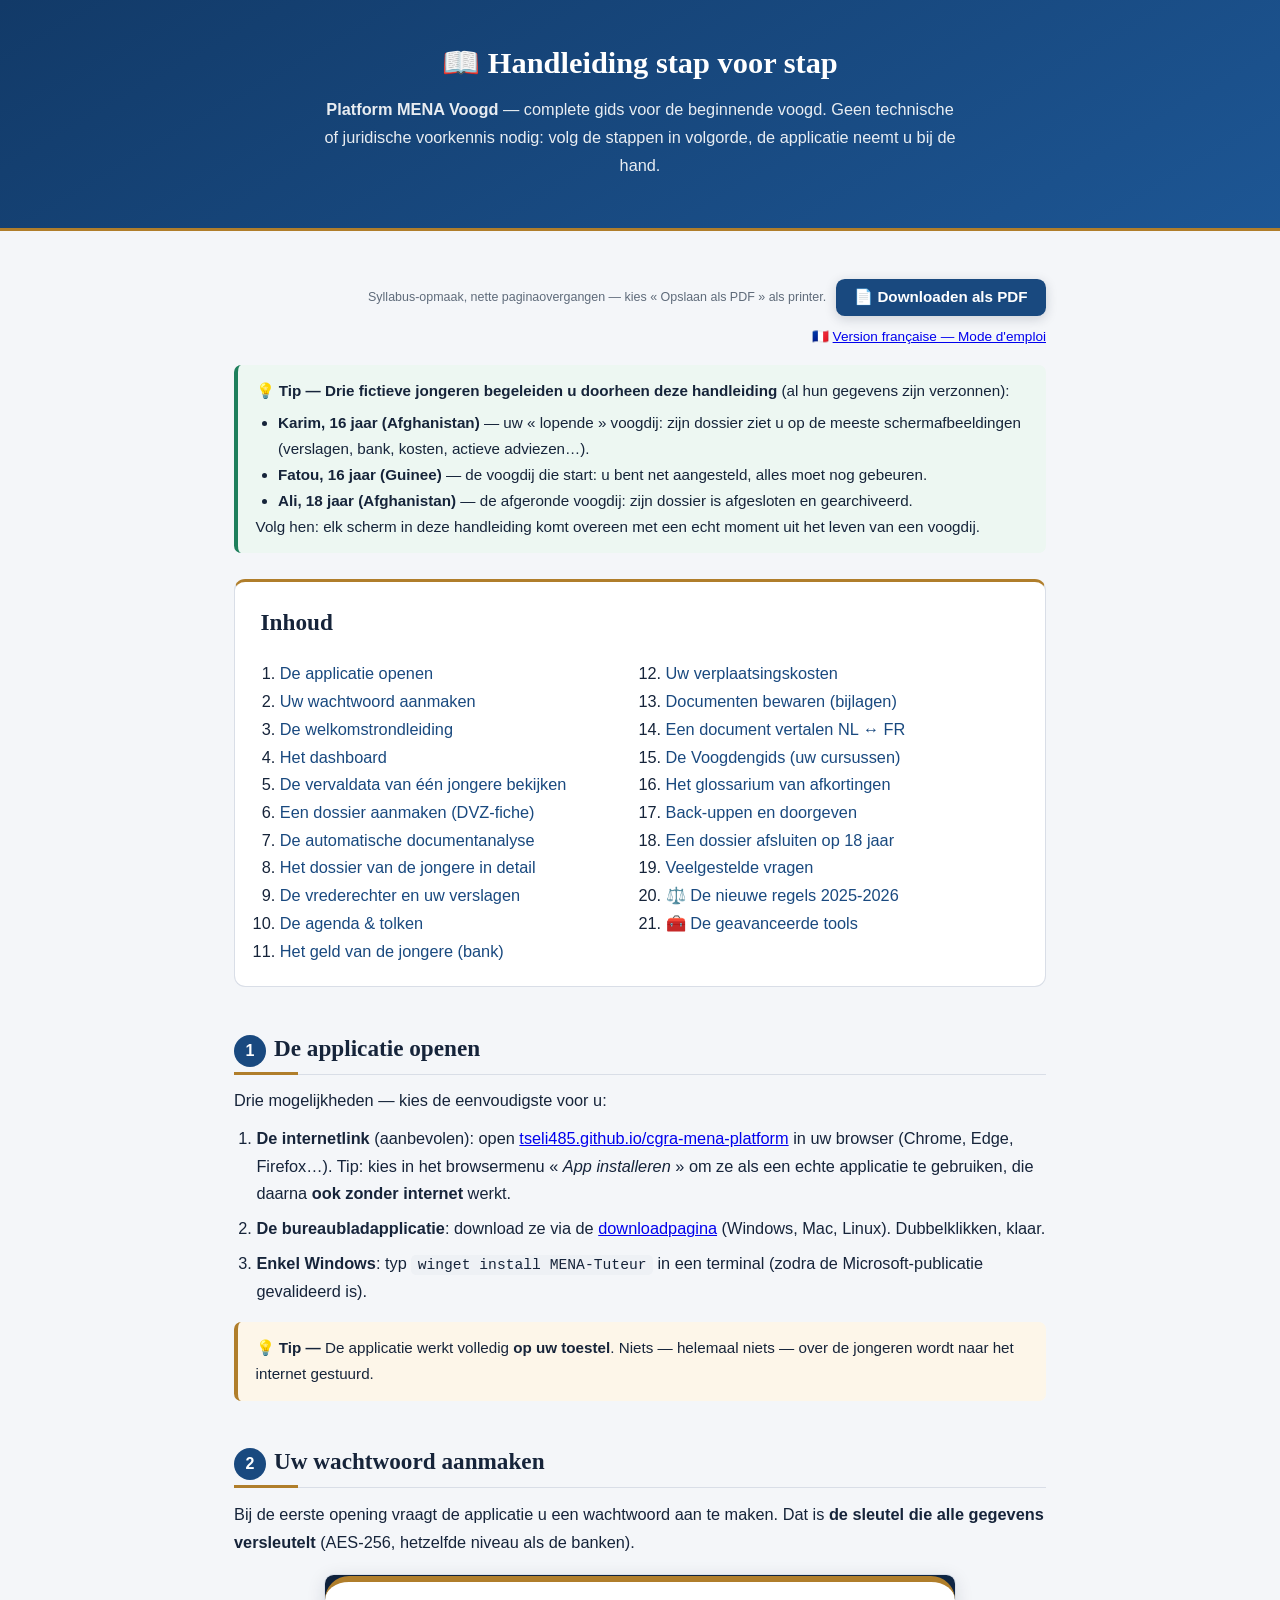
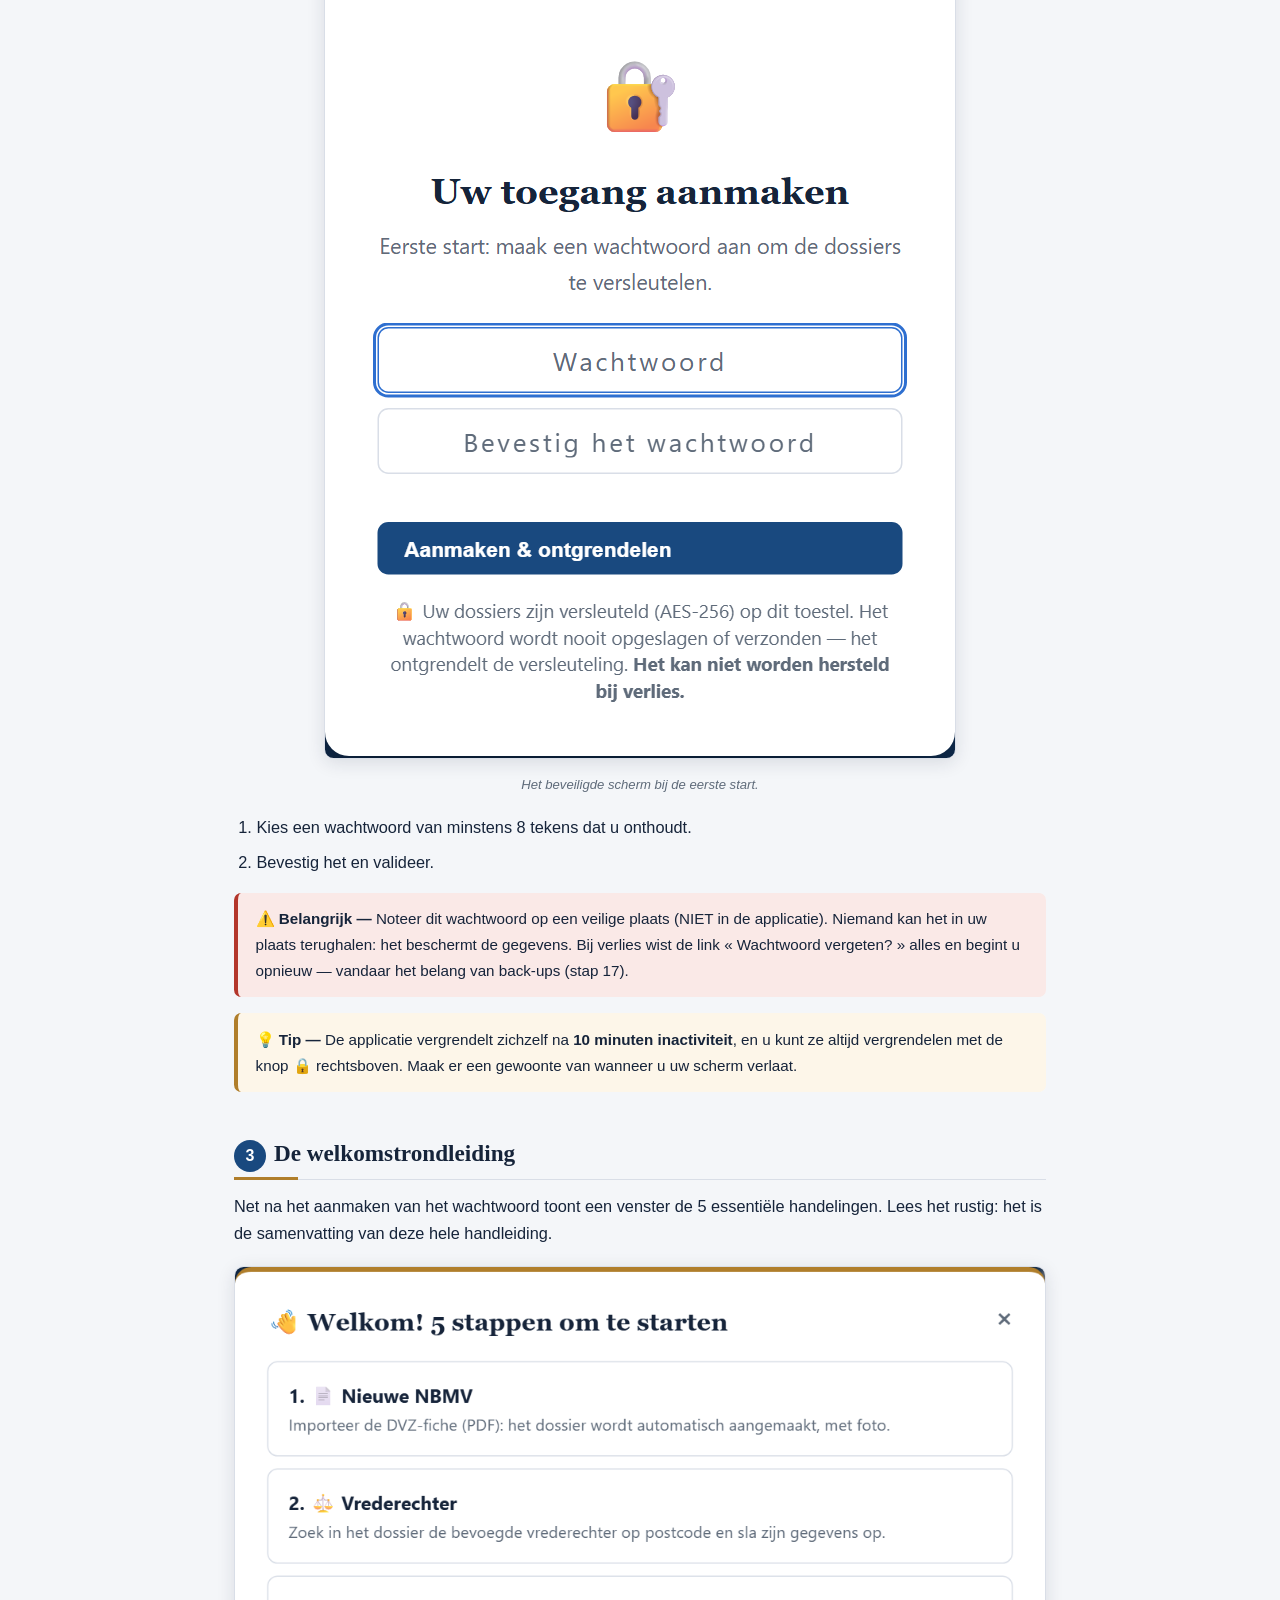
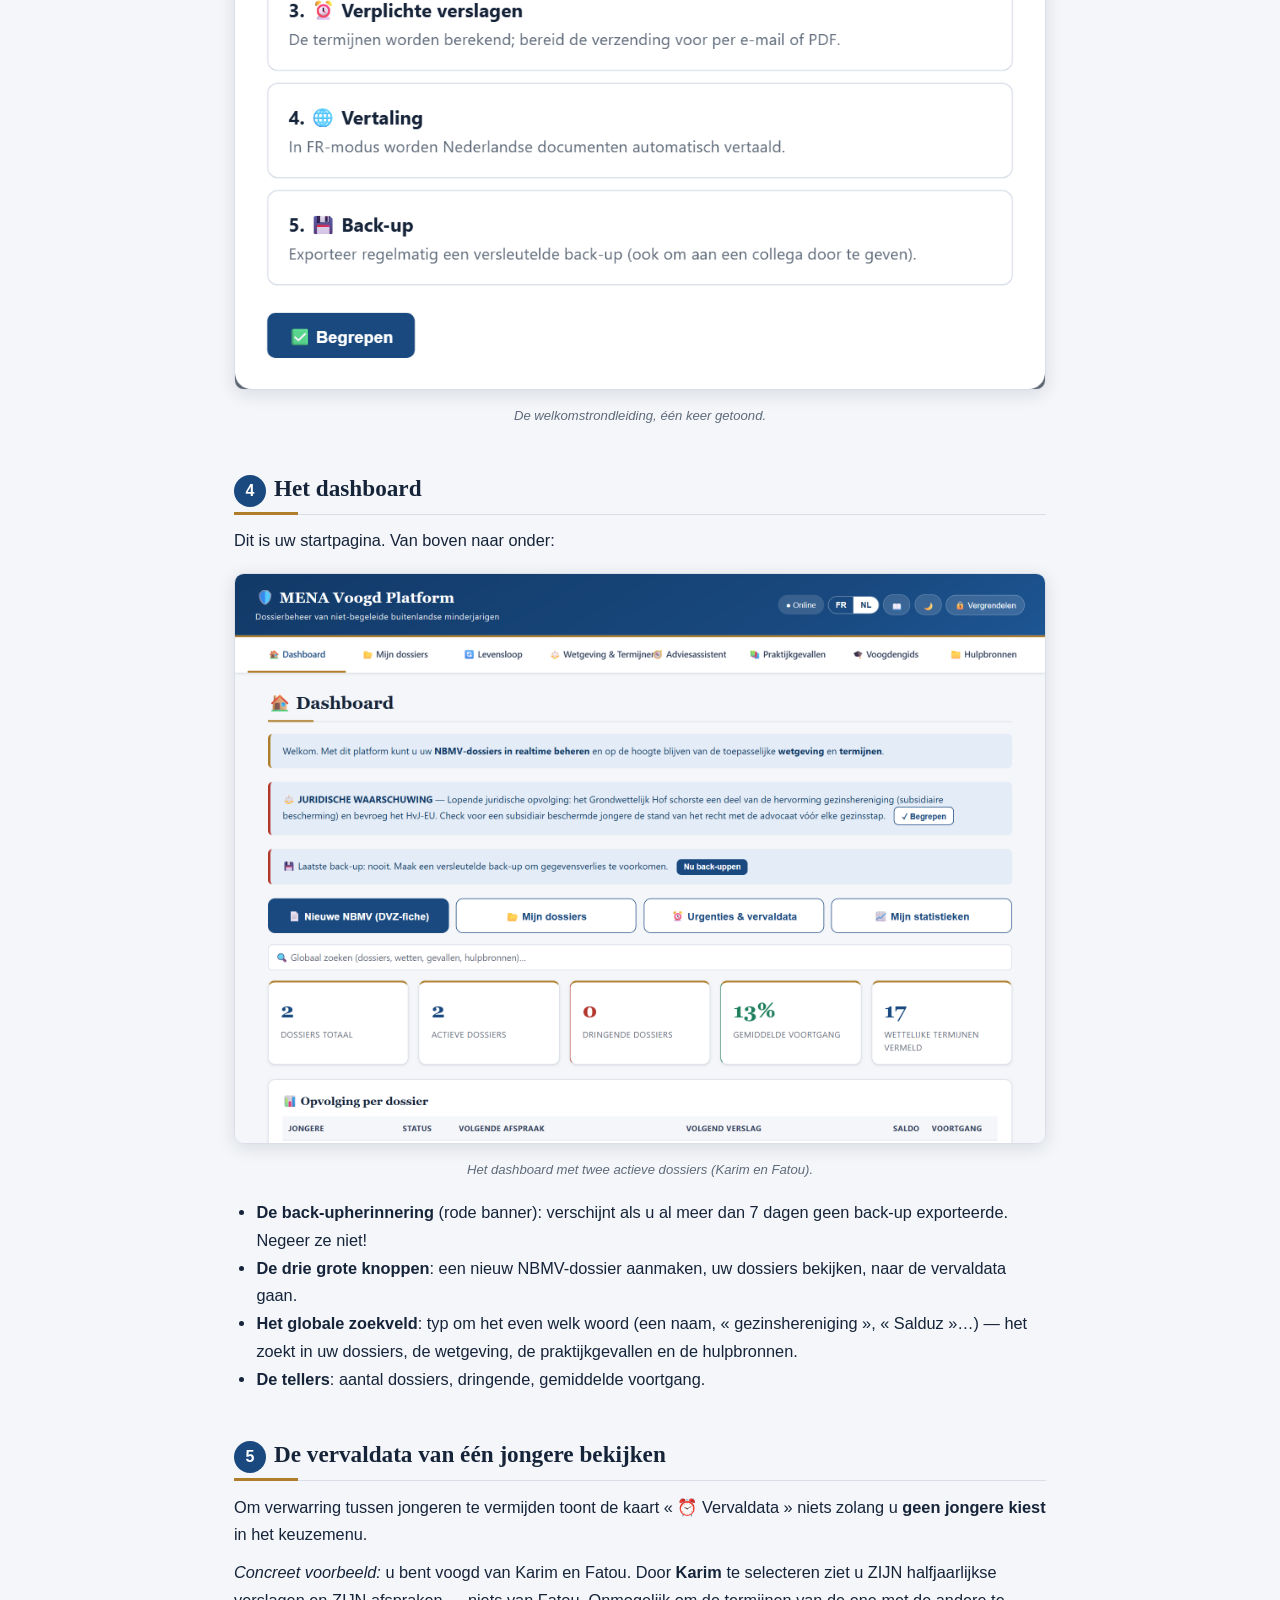
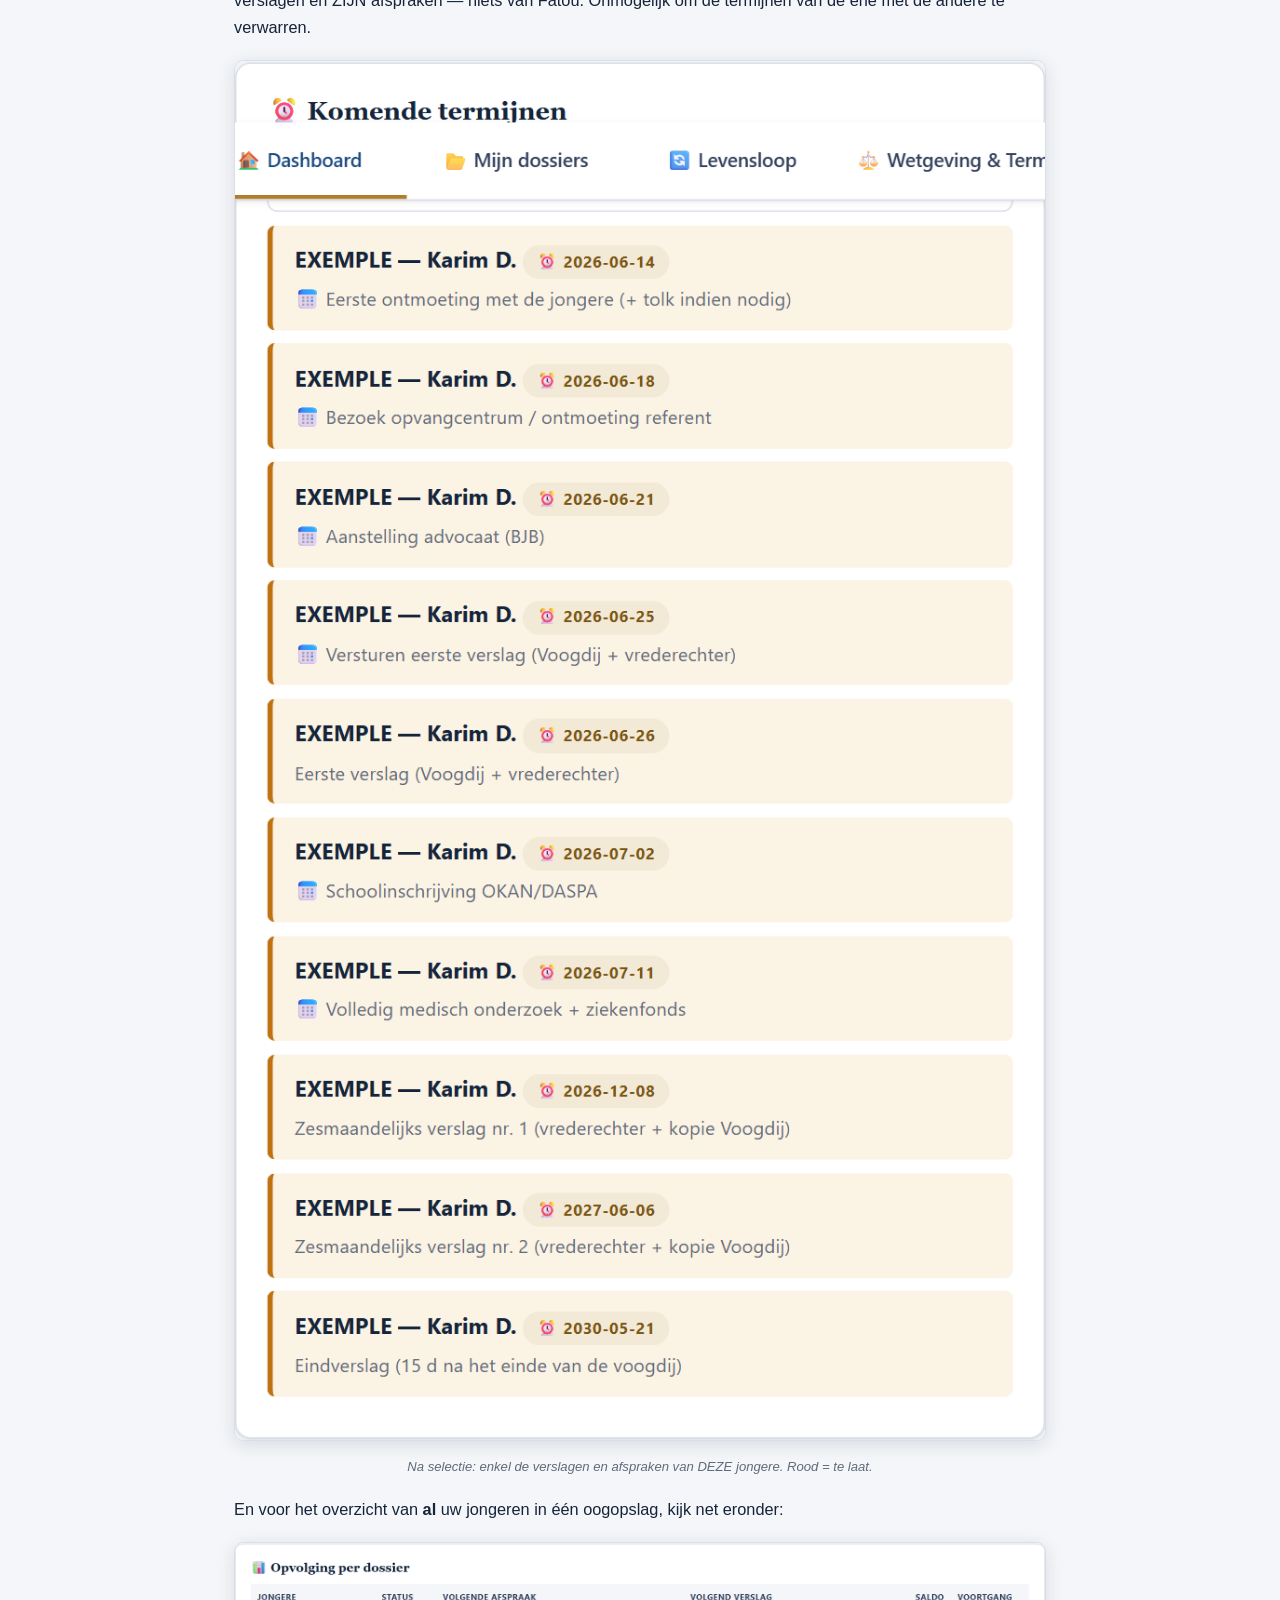
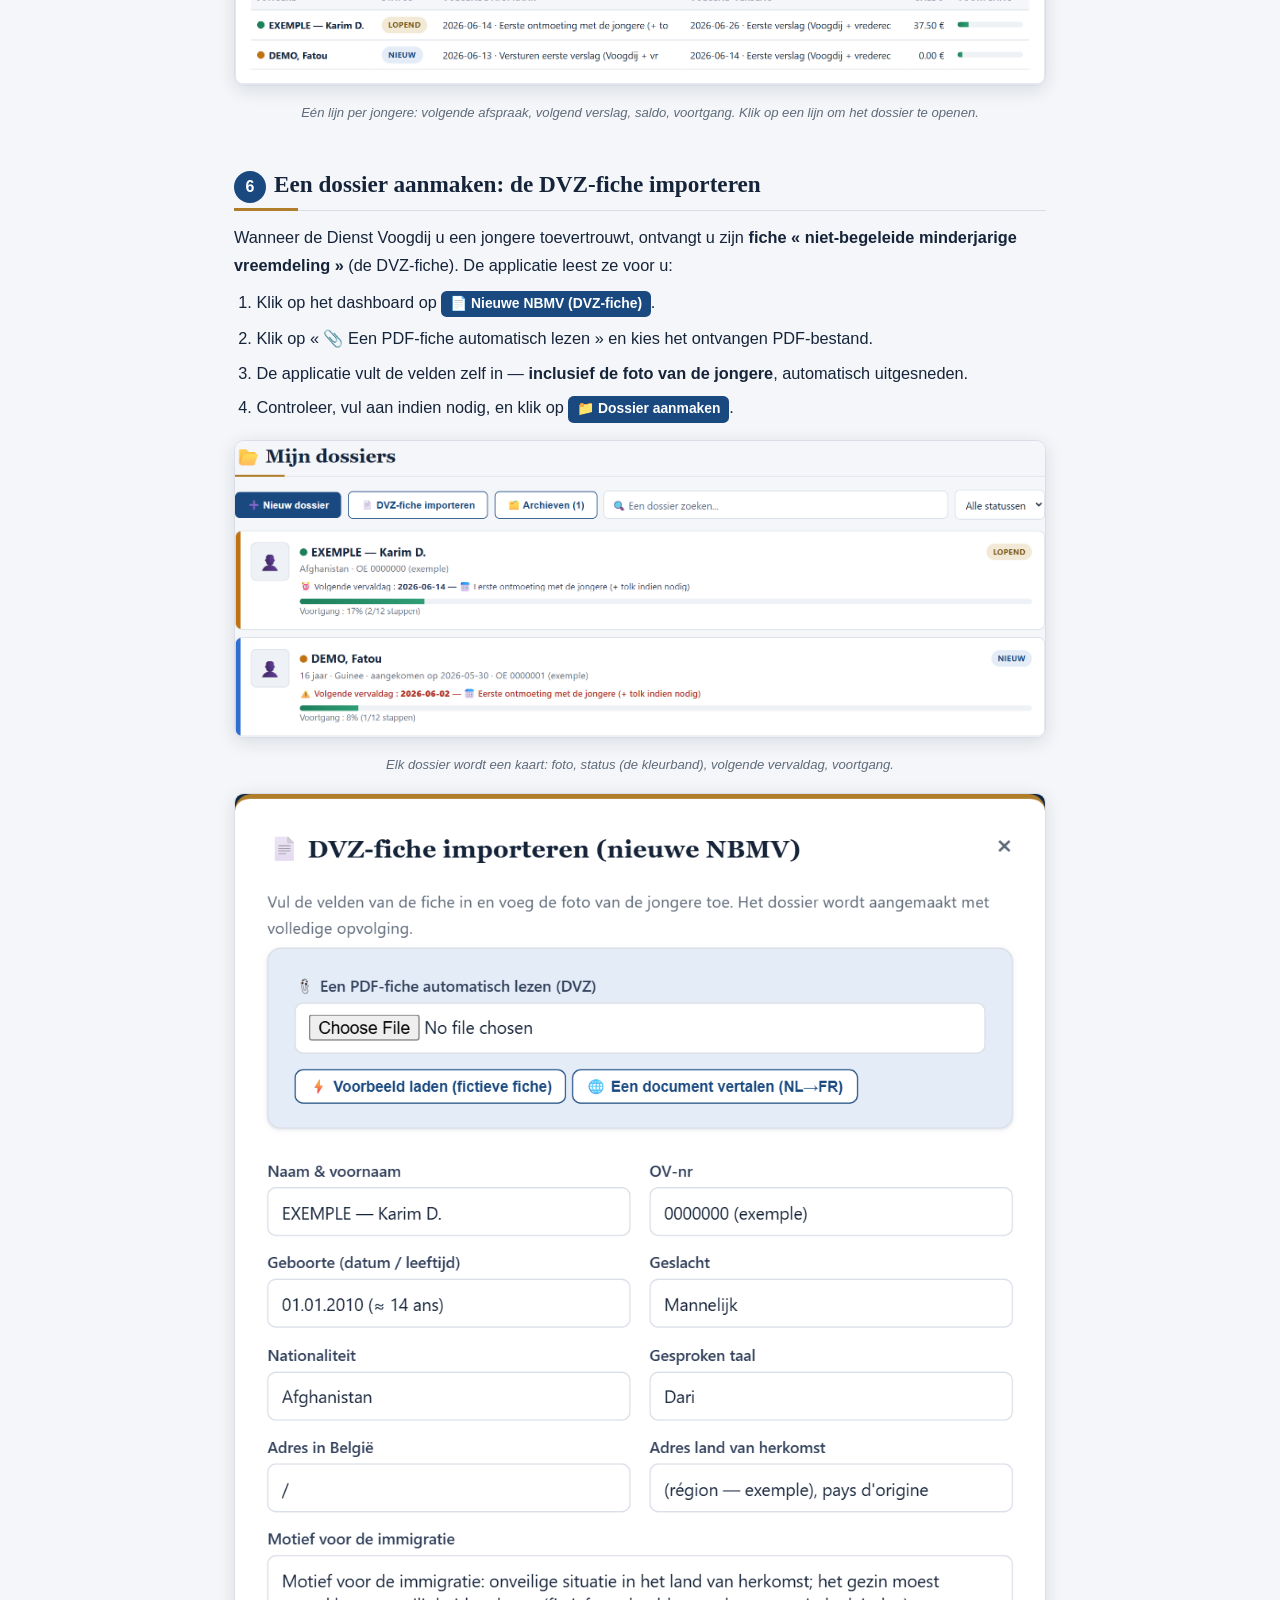
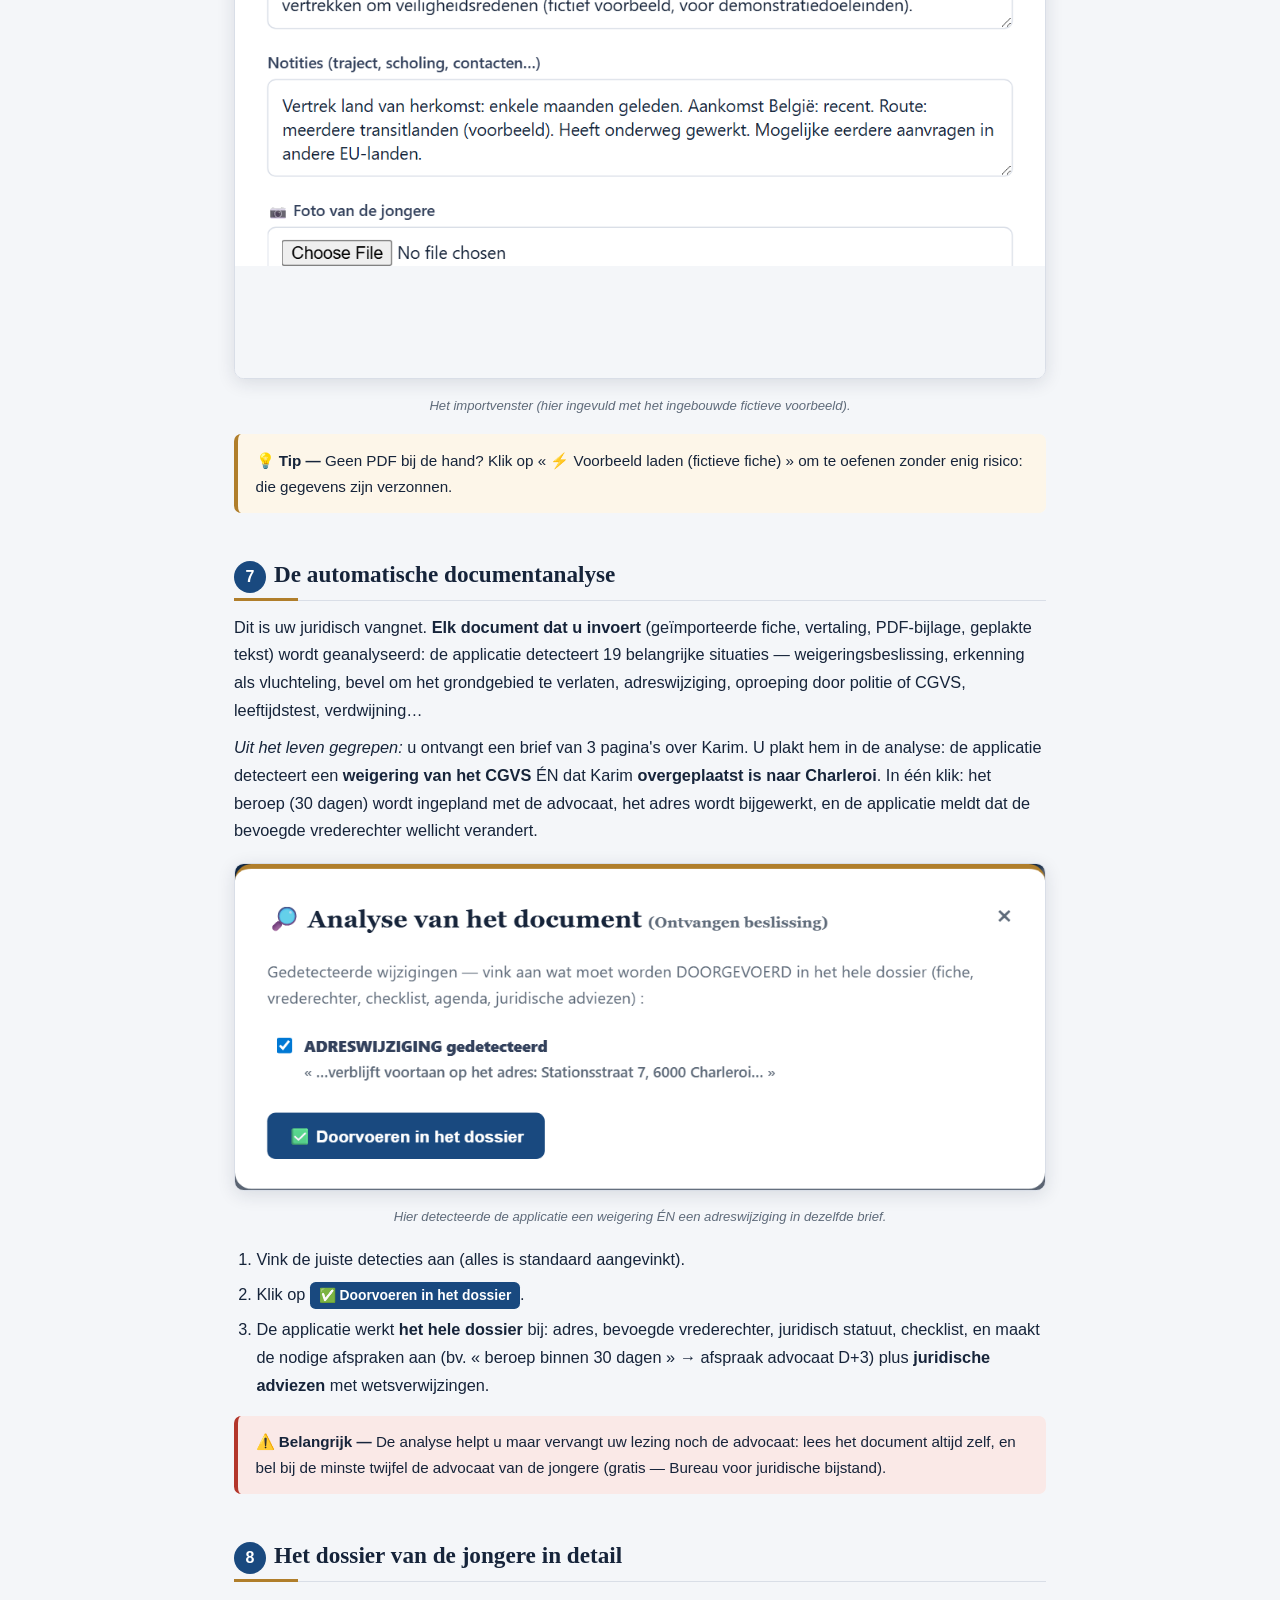
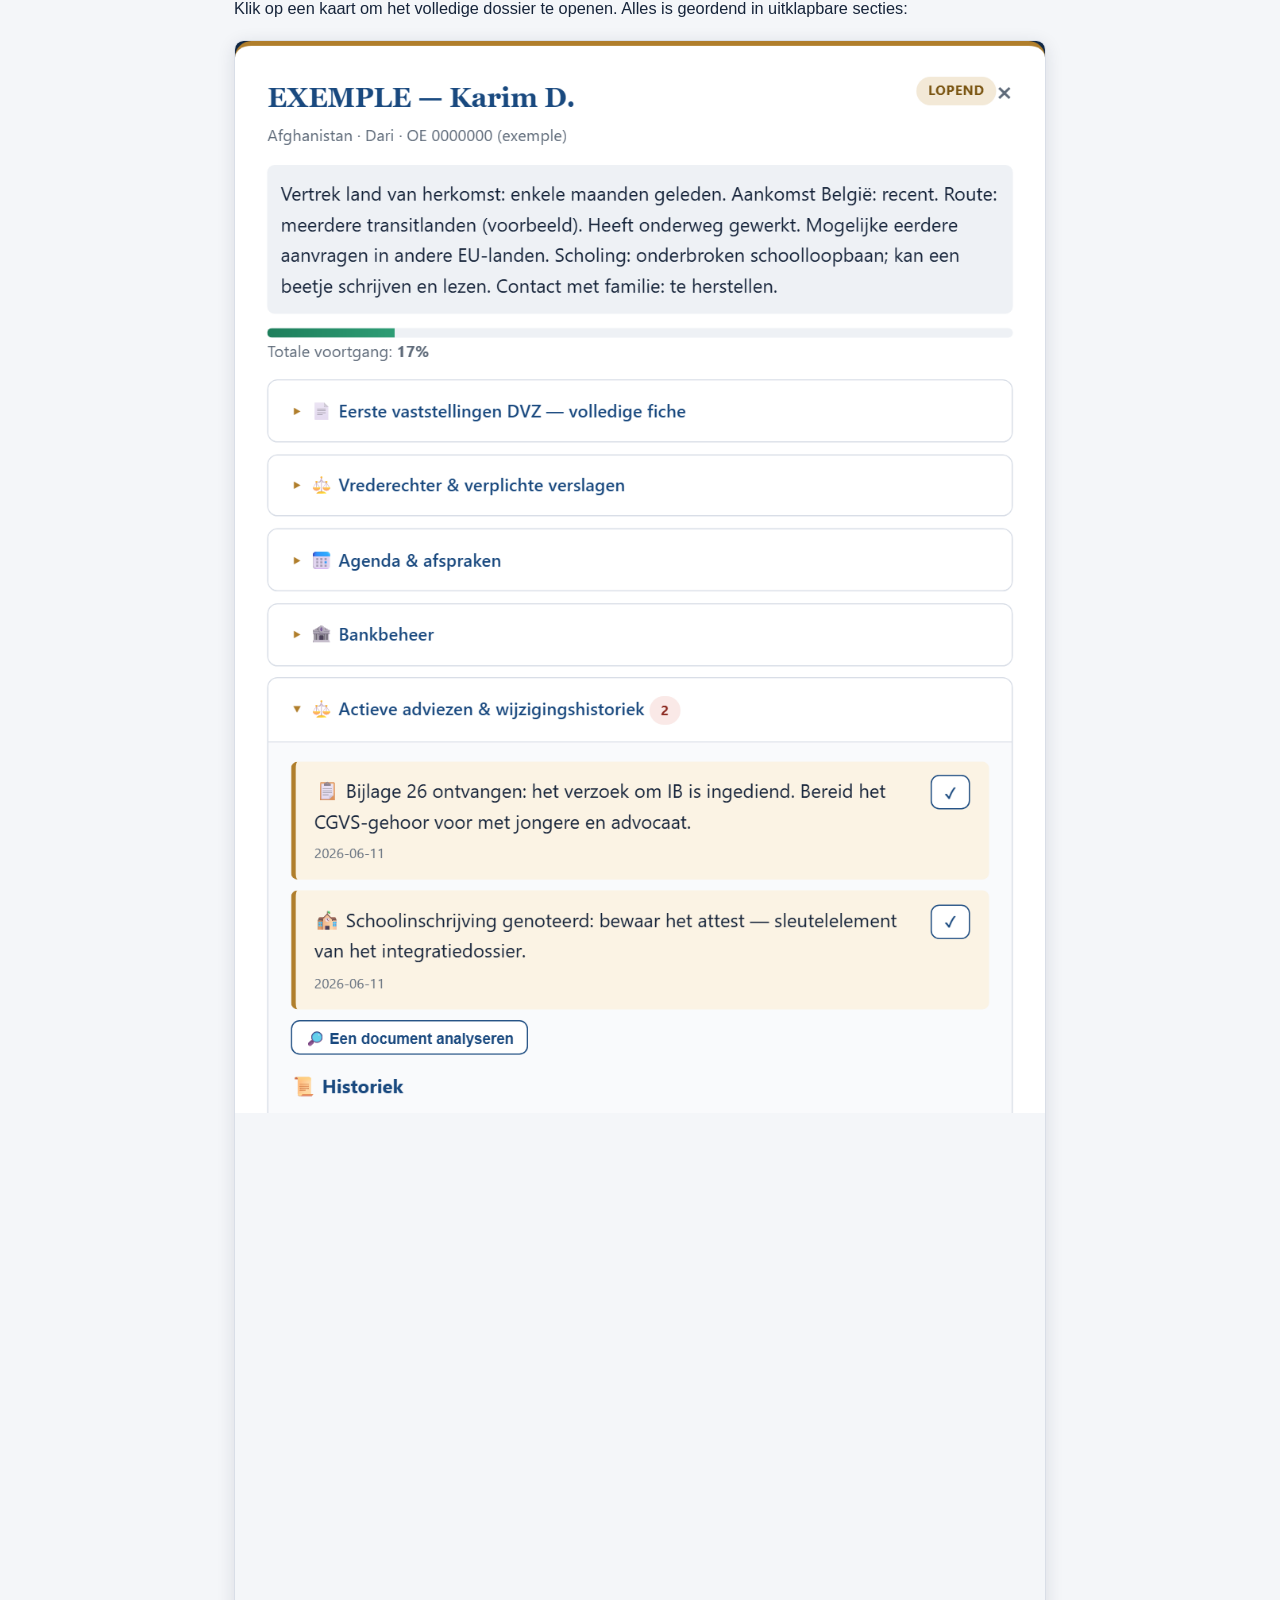
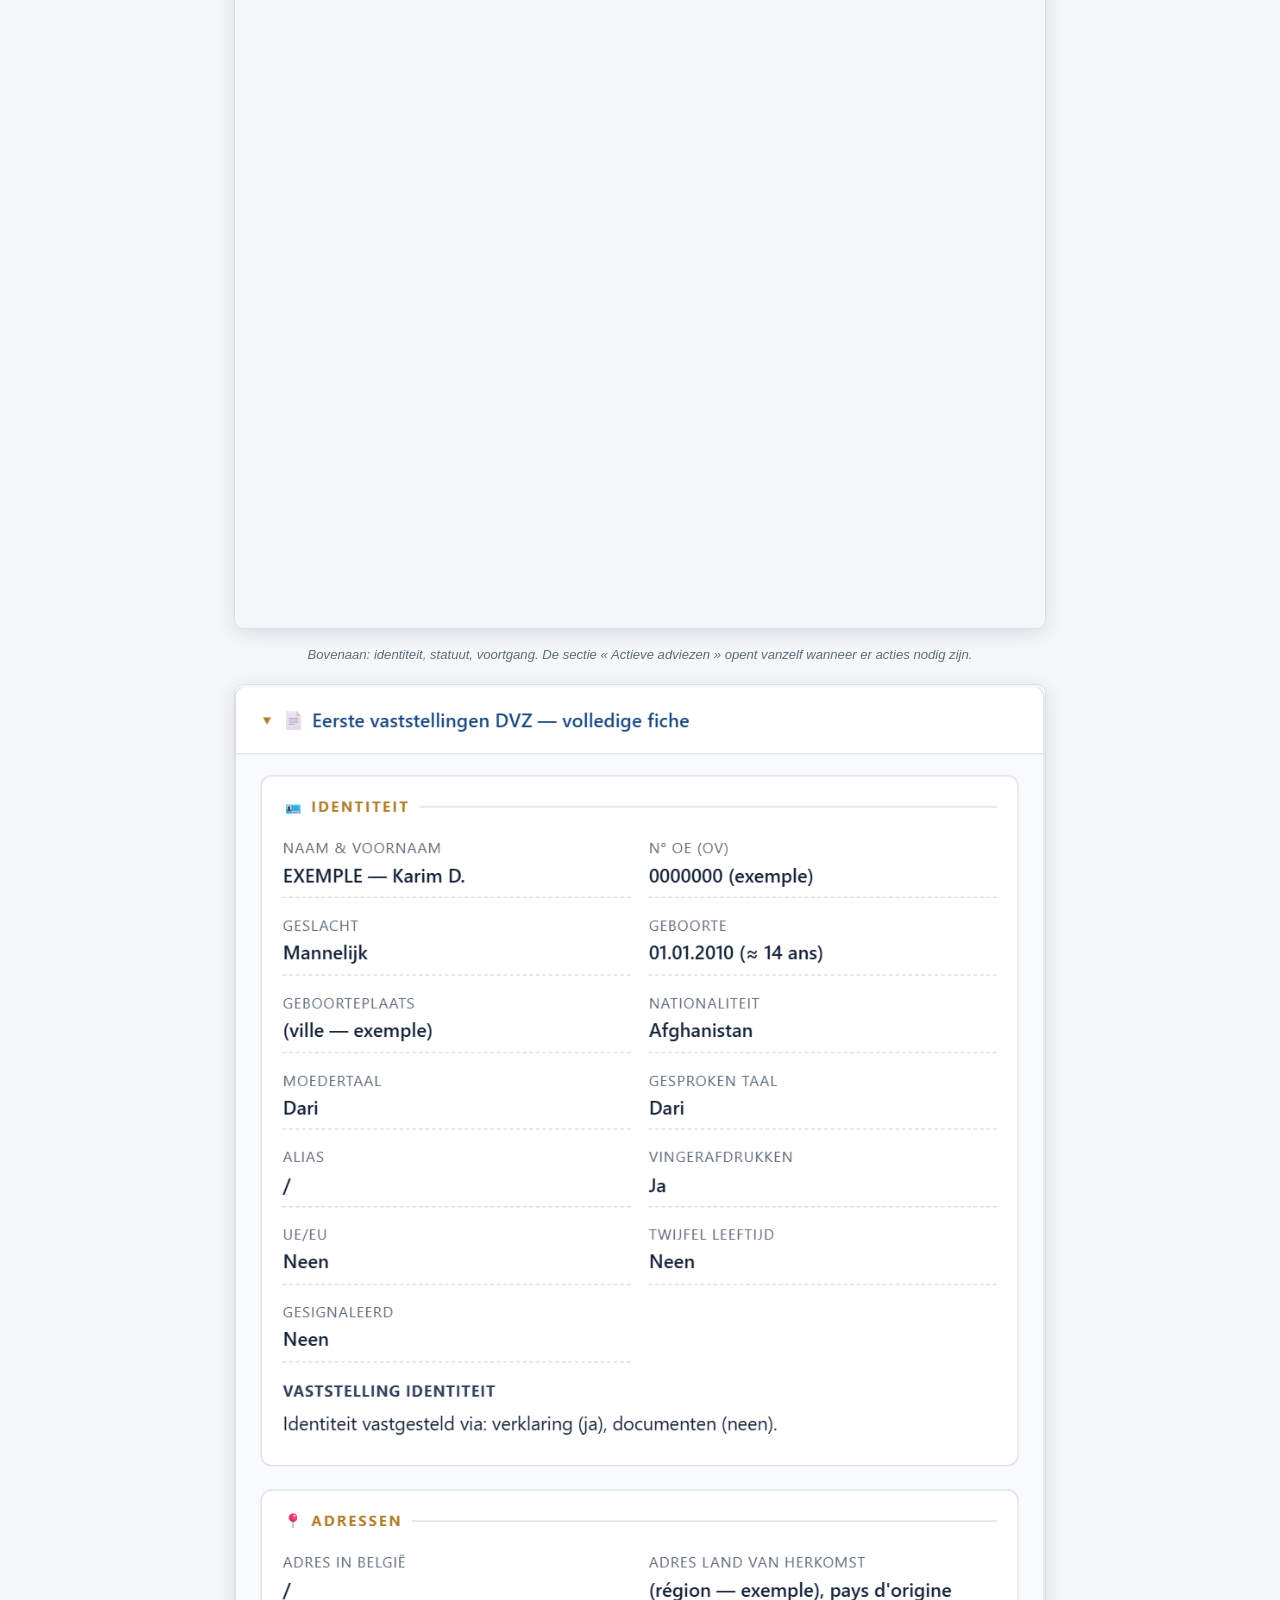
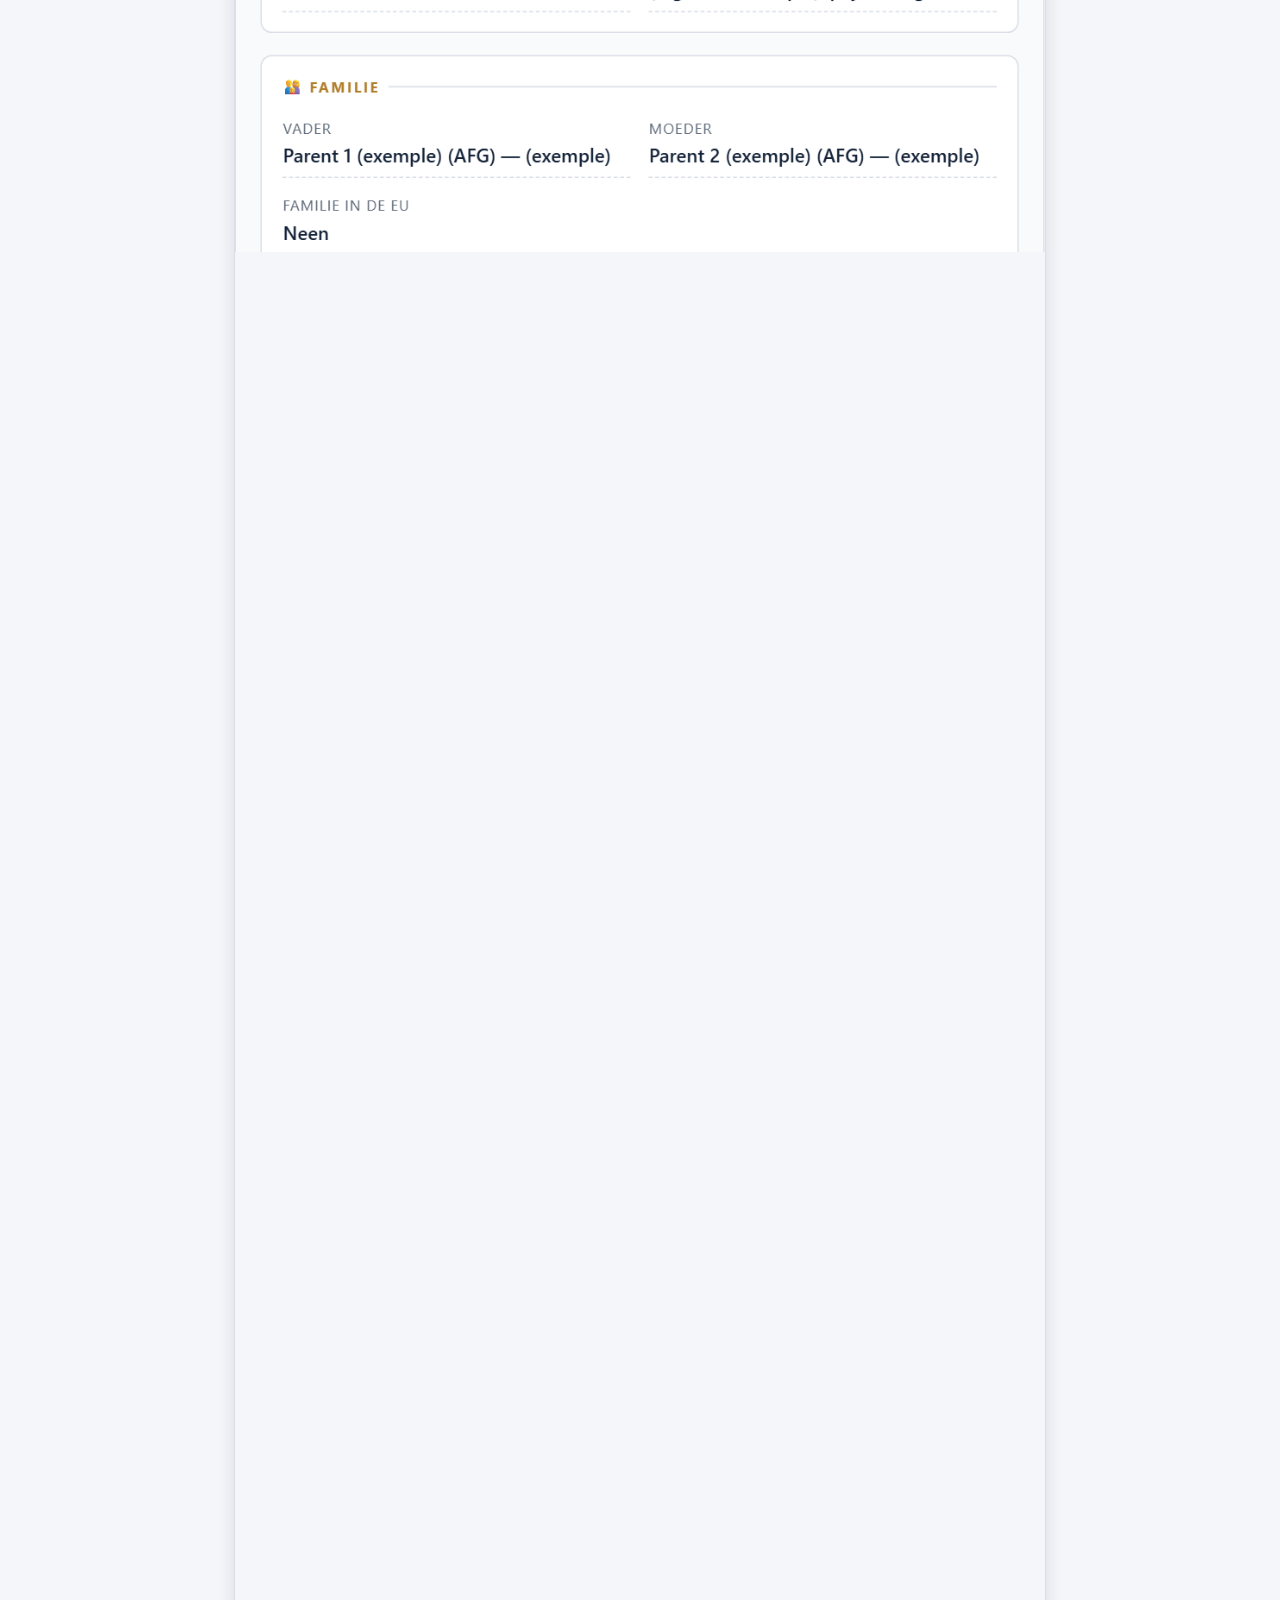
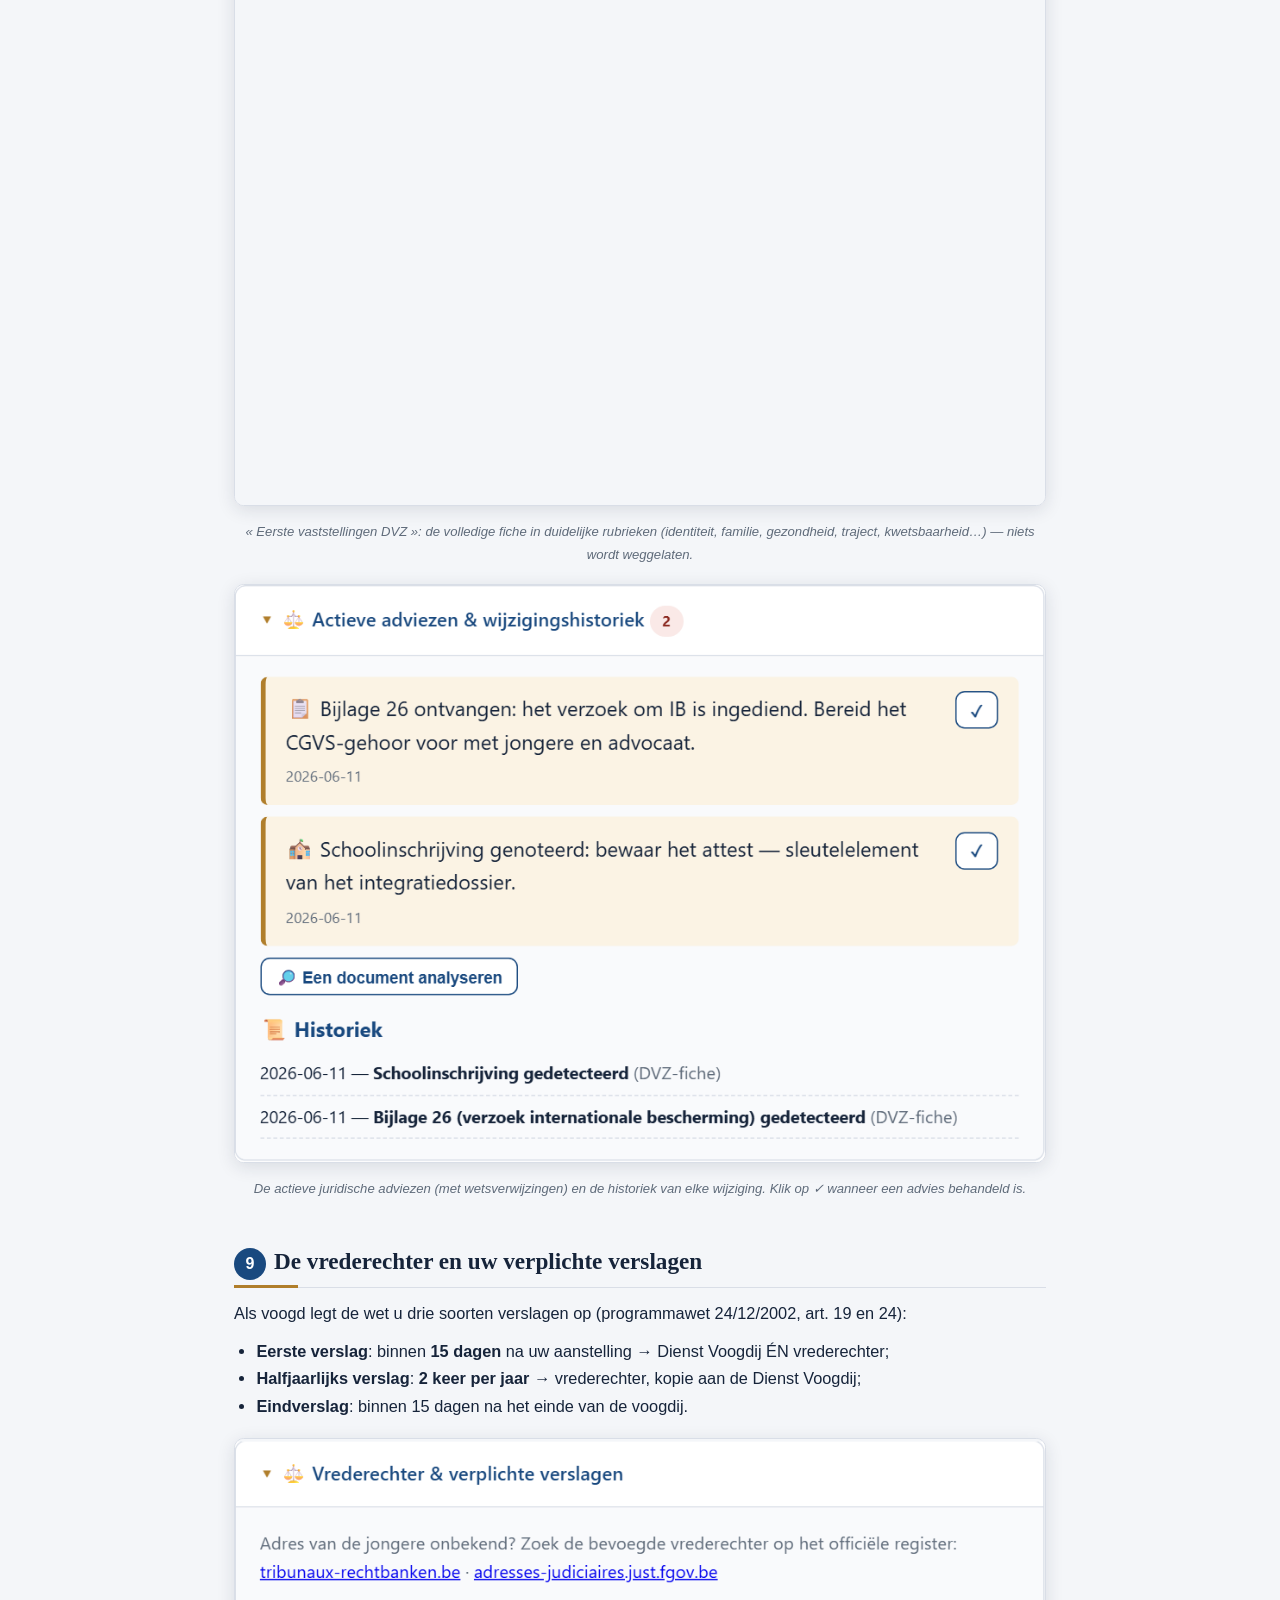
<file: handleiding.html>
<!doctype html><html lang="nl"><head><meta charset="utf-8"><meta name="viewport" content="width=device-width,initial-scale=1">
<title>Handleiding — Platform MENA Voogd</title>
<style>
:root{--bleu:#19497F;--fonce:#123A68;--or:#B07E2B;--ink:#16243A;--bg:#F4F6F9;--bord:#D9DEE7;--vert:#1E7F5C;--rouge:#B3362B}
*{margin:0;padding:0;box-sizing:border-box}
body{font-family:-apple-system,'Segoe UI',Roboto,sans-serif;background:var(--bg);color:var(--ink);line-height:1.7;font-size:1.02rem}
header{background:linear-gradient(150deg,var(--fonce),#1D5694);border-bottom:3px solid var(--or);color:#fff;padding:2.4rem 2rem;text-align:center}
header h1{font-family:Georgia,serif;font-size:1.9rem}
header p{opacity:.9;margin-top:.4rem;max-width:640px;margin-inline:auto}
main{max-width:860px;margin:0 auto;padding:2rem 1.5rem 4rem}
h2{font-family:Georgia,serif;font-size:1.45rem;margin:2.6rem 0 .8rem;padding-bottom:.35rem;border-bottom:1px solid var(--bord);position:relative}
h2:after{content:"";position:absolute;left:0;bottom:-1px;width:64px;height:3px;background:var(--or)}
h2 .num{display:inline-block;background:var(--bleu);color:#fff;border-radius:50%;width:2rem;height:2rem;line-height:2rem;text-align:center;font-size:1rem;margin-right:.5rem;font-family:'Segoe UI',sans-serif}
h3{font-size:1.08rem;margin:1.4rem 0 .4rem;color:var(--fonce)}
p{margin:.6rem 0}
figure{margin:1.1rem 0;text-align:center}
figure img{max-width:100%;border:1px solid var(--bord);border-radius:.6rem;box-shadow:0 4px 18px rgba(22,36,58,.12)}
figcaption{font-size:.82rem;color:#5F6B7A;margin-top:.4rem;font-style:italic}
.tip{background:#FDF6E9;border-left:4px solid var(--or);padding:.85rem 1.1rem;border-radius:.45rem;margin:1rem 0;font-size:.95rem}
.tip:before{content:"💡 Tip — ";font-weight:700}
.warn{background:#FAE9E7;border-left:4px solid var(--rouge);padding:.85rem 1.1rem;border-radius:.45rem;margin:1rem 0;font-size:.95rem}
.warn:before{content:"⚠️ Belangrijk — ";font-weight:700}
.ok{background:#EDF7F2;border-left:4px solid var(--vert);padding:.85rem 1.1rem;border-radius:.45rem;margin:1rem 0;font-size:.95rem}
ol.steps{margin:.6rem 0 .6rem 1.4rem}
ol.steps li{margin:.45rem 0}
ul{margin:.5rem 0 .5rem 1.4rem}
.toc{background:#fff;border:1px solid var(--bord);border-top:3px solid var(--or);border-radius:.7rem;padding:1.3rem 1.6rem;margin:1.6rem 0}
.toc h2{margin-top:0;border:none}.toc h2:after{display:none}
.toc ol{columns:2;column-gap:2rem;margin-left:1.2rem}
.toc a{color:var(--bleu);text-decoration:none}
.toc a:hover{text-decoration:underline}
kbd,.btn-ex{display:inline-block;background:var(--bleu);color:#fff;padding:.1rem .55rem;border-radius:.35rem;font-size:.85em;font-weight:600}
code{background:#EEF1F5;padding:.1rem .4rem;border-radius:.3rem;font-size:.9em}
footer{text-align:center;color:#5F6B7A;font-size:.8rem;padding:2rem;border-top:1px solid var(--bord)}
/* PDF-downloadknop (scherm) */
.pdf-cta{display:flex;justify-content:flex-end;gap:.6rem;align-items:center;margin:1rem 0 .2rem}
.pdf-dl-btn{background:var(--bleu);color:#fff;border:none;border-radius:.55rem;padding:.6rem 1.15rem;font-size:.95rem;font-weight:600;cursor:pointer;box-shadow:0 3px 12px rgba(22,36,58,.18);transition:background .15s}
.pdf-dl-btn:hover{background:var(--fonce)}
.pdf-hint{font-size:.78rem;color:#5F6B7A}
.print-cover{display:none}
/* ===== AFDRUK / PDF-EXPORT — universitaire syllabus-stijl ===== */
@page{margin:1.7cm 1.5cm}
@media print{
  html,body{background:#fff!important;color:#000}
  body{font-size:10.5pt;line-height:1.5}
  .screen-only,.pdf-cta,header,footer{display:none!important}
  main{max-width:none;margin:0;padding:0}
  .print-cover{display:flex!important;flex-direction:column;align-items:center;justify-content:center;text-align:center;min-height:22cm;break-after:page;page-break-after:always}
  .print-cover .pc-shield{font-size:4.6rem;line-height:1}
  .print-cover .pc-kicker{letter-spacing:.28em;font-size:.78rem;color:var(--or);font-weight:700;margin-top:1rem}
  .print-cover h1{font-family:Georgia,serif;font-size:2.5rem;color:var(--fonce);margin:.35rem 0}
  .print-cover .pc-band{width:120px;height:5px;background:var(--or);margin:.8rem 0 1.2rem;border-radius:3px}
  .print-cover .pc-sub{font-size:1.12rem;color:#41506A;max-width:15cm}
  .print-cover .pc-meta{margin-top:2.4rem;font-size:.92rem;color:#5F6B7A;line-height:1.7}
  .toc{break-after:page;page-break-after:always;border:none;background:#fff;padding:0;margin:0}
  .toc h2{font-family:Georgia,serif;font-size:1.6rem;border:none}
  .toc h2:after{display:none}
  .toc ol{columns:1;margin-left:1.4rem;font-size:1.02rem}
  .toc li{margin:.3rem 0}
  .toc a{color:var(--ink);text-decoration:none}
  h2[id]{break-before:page;page-break-before:always;break-after:avoid;page-break-after:avoid;margin-top:0;padding-top:.2rem}
  h3{break-after:avoid;page-break-after:avoid}
  figure,.tip,.warn,.ok,table,blockquote{break-inside:avoid;page-break-inside:avoid}
  ol.steps>li,ul>li{break-inside:avoid;page-break-inside:avoid}
  figure img{box-shadow:none;border:1px solid #C9D2DE;max-height:10.5cm;width:auto;margin:0 auto}
  p,li{orphans:3;widows:3}
  a{color:var(--ink);text-decoration:none}
}
</style></head><body>
<!-- Voorpagina (alleen afdruk / PDF) -->
<section class="print-cover" aria-hidden="true">
  <div class="pc-shield">🛡️</div>
  <div class="pc-kicker">SYLLABUS VOOR DE NBMV-VOOGD</div>
  <h1>Platform MENA Voogd</h1>
  <div class="pc-band"></div>
  <div class="pc-sub">Handleiding stap voor stap — complete gids voor de voogd van een niet-begeleide minderjarige vreemdeling (NBMV), in België.</div>
  <div class="pc-meta">Versie <span class="pdf-version">v1.7.14</span> · regelgeving geverifieerd juni 2026<br>Applicatie 100% offline · gegevens versleuteld met AES-256<br>tseli485.github.io/cgra-mena-platform</div>
</section>
<header>
  <h1>📖 Handleiding stap voor stap</h1>
  <p><strong>Platform MENA Voogd</strong> — complete gids voor de beginnende voogd. Geen technische of juridische voorkennis nodig: volg de stappen in volgorde, de applicatie neemt u bij de hand.</p>
</header>
<main>

<div class="pdf-cta screen-only">
  <span class="pdf-hint">Syllabus-opmaak, nette paginaovergangen — kies « Opslaan als PDF » als printer.</span>
  <button class="pdf-dl-btn" onclick="window.print()">📄 Downloaden als PDF</button>
</div>

<p class="screen-only" style="text-align:right;font-size:.85rem">🇫🇷 <a href="mode-emploi.html">Version française — Mode d'emploi</a></p>

<div class="tip" style="background:#EDF7F2;border-left-color:#1E7F5C">
<strong>Drie fictieve jongeren begeleiden u doorheen deze handleiding</strong> (al hun gegevens zijn verzonnen):
<ul style="margin:.4rem 0 0 1.4rem">
<li><strong>Karim, 16 jaar (Afghanistan)</strong> — uw « lopende » voogdij: zijn dossier ziet u op de meeste schermafbeeldingen (verslagen, bank, kosten, actieve adviezen…).</li>
<li><strong>Fatou, 16 jaar (Guinee)</strong> — de voogdij die start: u bent net aangesteld, alles moet nog gebeuren.</li>
<li><strong>Ali, 18 jaar (Afghanistan)</strong> — de afgeronde voogdij: zijn dossier is afgesloten en gearchiveerd.</li>
</ul>
Volg hen: elk scherm in deze handleiding komt overeen met een echt moment uit het leven van een voogdij.</div>

<div class="toc">
<h2>Inhoud</h2>
<ol>
<li><a href="#s1">De applicatie openen</a></li>
<li><a href="#s2">Uw wachtwoord aanmaken</a></li>
<li><a href="#s3">De welkomstrondleiding</a></li>
<li><a href="#s4">Het dashboard</a></li>
<li><a href="#s5">De vervaldata van één jongere bekijken</a></li>
<li><a href="#s6">Een dossier aanmaken (DVZ-fiche)</a></li>
<li><a href="#s7">De automatische documentanalyse</a></li>
<li><a href="#s8">Het dossier van de jongere in detail</a></li>
<li><a href="#s9">De vrederechter en uw verslagen</a></li>
<li><a href="#s10">De agenda &amp; tolken</a></li>
<li><a href="#s11">Het geld van de jongere (bank)</a></li>
<li><a href="#s12">Uw verplaatsingskosten</a></li>
<li><a href="#s13">Documenten bewaren (bijlagen)</a></li>
<li><a href="#s14">Een document vertalen NL ↔ FR</a></li>
<li><a href="#s15">De Voogdengids (uw cursussen)</a></li>
<li><a href="#s16">Het glossarium van afkortingen</a></li>
<li><a href="#s17">Back-uppen en doorgeven</a></li>
<li><a href="#s18">Een dossier afsluiten op 18 jaar</a></li>
<li><a href="#s19">Veelgestelde vragen</a></li>
<li><a href="#s20">⚖️ De nieuwe regels 2025-2026</a></li>
<li><a href="#s21">🧰 De geavanceerde tools</a></li>
</ol>
</div>

<h2 id="s1"><span class="num">1</span>De applicatie openen</h2>
<p>Drie mogelijkheden — kies de eenvoudigste voor u:</p>
<ol class="steps">
<li><strong>De internetlink</strong> (aanbevolen): open <a href="https://tseli485.github.io/cgra-mena-platform/">tseli485.github.io/cgra-mena-platform</a> in uw browser (Chrome, Edge, Firefox…). Tip: kies in het browsermenu « <em>App installeren</em> » om ze als een echte applicatie te gebruiken, die daarna <strong>ook zonder internet</strong> werkt.</li>
<li><strong>De bureaubladapplicatie</strong>: download ze via de <a href="telecharger.html">downloadpagina</a> (Windows, Mac, Linux). Dubbelklikken, klaar.</li>
<li><strong>Enkel Windows</strong>: typ <code>winget install MENA-Tuteur</code> in een terminal (zodra de Microsoft-publicatie gevalideerd is).</li>
</ol>
<div class="tip">De applicatie werkt volledig <strong>op uw toestel</strong>. Niets — helemaal niets — over de jongeren wordt naar het internet gestuurd.</div>

<h2 id="s2"><span class="num">2</span>Uw wachtwoord aanmaken</h2>
<p>Bij de eerste opening vraagt de applicatie u een wachtwoord aan te maken. Dat is <strong>de sleutel die alle gegevens versleutelt</strong> (AES-256, hetzelfde niveau als de banken).</p>
<figure><img src="manual/nl/01-mot-de-passe.png" alt="Scherm wachtwoord aanmaken"><figcaption>Het beveiligde scherm bij de eerste start.</figcaption></figure>
<ol class="steps">
<li>Kies een wachtwoord van minstens 8 tekens dat u onthoudt.</li>
<li>Bevestig het en valideer.</li>
</ol>
<div class="warn">Noteer dit wachtwoord op een veilige plaats (NIET in de applicatie). Niemand kan het in uw plaats terughalen: het beschermt de gegevens. Bij verlies wist de link « Wachtwoord vergeten? » alles en begint u opnieuw — vandaar het belang van back-ups (stap 17).</div>
<div class="tip">De applicatie vergrendelt zichzelf na <strong>10 minuten inactiviteit</strong>, en u kunt ze altijd vergrendelen met de knop 🔒 rechtsboven. Maak er een gewoonte van wanneer u uw scherm verlaat.</div>

<h2 id="s3"><span class="num">3</span>De welkomstrondleiding</h2>
<p>Net na het aanmaken van het wachtwoord toont een venster de 5 essentiële handelingen. Lees het rustig: het is de samenvatting van deze hele handleiding.</p>
<figure><img src="manual/nl/02-bienvenue.png" alt="Rondleiding in 5 stappen"><figcaption>De welkomstrondleiding, één keer getoond.</figcaption></figure>

<h2 id="s4"><span class="num">4</span>Het dashboard</h2>
<p>Dit is uw startpagina. Van boven naar onder:</p>
<figure><img src="manual/nl/03-tableau-de-bord.png" alt="Dashboard"><figcaption>Het dashboard met twee actieve dossiers (Karim en Fatou).</figcaption></figure>
<ul>
<li><strong>De back-upherinnering</strong> (rode banner): verschijnt als u al meer dan 7 dagen geen back-up exporteerde. Negeer ze niet!</li>
<li><strong>De drie grote knoppen</strong>: een nieuw NBMV-dossier aanmaken, uw dossiers bekijken, naar de vervaldata gaan.</li>
<li><strong>Het globale zoekveld</strong>: typ om het even welk woord (een naam, « gezinshereniging », « Salduz »…) — het zoekt in uw dossiers, de wetgeving, de praktijkgevallen en de hulpbronnen.</li>
<li><strong>De tellers</strong>: aantal dossiers, dringende, gemiddelde voortgang.</li>
</ul>

<h2 id="s5"><span class="num">5</span>De vervaldata van één jongere bekijken</h2>
<p>Om verwarring tussen jongeren te vermijden toont de kaart « ⏰ Vervaldata » niets zolang u <strong>geen jongere kiest</strong> in het keuzemenu.</p>
<p><em>Concreet voorbeeld:</em> u bent voogd van Karim en Fatou. Door <strong>Karim</strong> te selecteren ziet u ZIJN halfjaarlijkse verslagen en ZIJN afspraken — niets van Fatou. Onmogelijk om de termijnen van de ene met de andere te verwarren.</p>
<figure><img src="manual/nl/04-echeances-selection.png" alt="Vervaldata van de gekozen jongere"><figcaption>Na selectie: enkel de verslagen en afspraken van DEZE jongere. Rood = te laat.</figcaption></figure>
<p>En voor het overzicht van <strong>al</strong> uw jongeren in één oogopslag, kijk net eronder:</p>
<figure><img src="manual/nl/05-suivi-par-dossier.png" alt="Opvolging per dossier"><figcaption>Eén lijn per jongere: volgende afspraak, volgend verslag, saldo, voortgang. Klik op een lijn om het dossier te openen.</figcaption></figure>

<h2 id="s6"><span class="num">6</span>Een dossier aanmaken: de DVZ-fiche importeren</h2>
<p>Wanneer de Dienst Voogdij u een jongere toevertrouwt, ontvangt u zijn <strong>fiche « niet-begeleide minderjarige vreemdeling »</strong> (de DVZ-fiche). De applicatie leest ze voor u:</p>
<ol class="steps">
<li>Klik op het dashboard op <span class="btn-ex">📄 Nieuwe NBMV (DVZ-fiche)</span>.</li>
<li>Klik op « 📎 Een PDF-fiche automatisch lezen » en kies het ontvangen PDF-bestand.</li>
<li>De applicatie vult de velden zelf in — <strong>inclusief de foto van de jongere</strong>, automatisch uitgesneden.</li>
<li>Controleer, vul aan indien nodig, en klik op <span class="btn-ex">📁 Dossier aanmaken</span>.</li>
</ol>
<figure><img src="manual/nl/06-mes-dossiers.png" alt="Dossierlijst"><figcaption>Elk dossier wordt een kaart: foto, status (de kleurband), volgende vervaldag, voortgang.</figcaption></figure>
<figure><img src="manual/nl/07-import-fiche.png" alt="Importvenster DVZ-fiche"><figcaption>Het importvenster (hier ingevuld met het ingebouwde fictieve voorbeeld).</figcaption></figure>
<div class="tip">Geen PDF bij de hand? Klik op « ⚡ Voorbeeld laden (fictieve fiche) » om te oefenen zonder enig risico: die gegevens zijn verzonnen.</div>

<h2 id="s7"><span class="num">7</span>De automatische documentanalyse</h2>
<p>Dit is uw juridisch vangnet. <strong>Elk document dat u invoert</strong> (geïmporteerde fiche, vertaling, PDF-bijlage, geplakte tekst) wordt geanalyseerd: de applicatie detecteert 19 belangrijke situaties — weigeringsbeslissing, erkenning als vluchteling, bevel om het grondgebied te verlaten, adreswijziging, oproeping door politie of CGVS, leeftijdstest, verdwijning…</p>
<p><em>Uit het leven gegrepen:</em> u ontvangt een brief van 3 pagina's over Karim. U plakt hem in de analyse: de applicatie detecteert een <strong>weigering van het CGVS</strong> ÉN dat Karim <strong>overgeplaatst is naar Charleroi</strong>. In één klik: het beroep (30 dagen) wordt ingepland met de advocaat, het adres wordt bijgewerkt, en de applicatie meldt dat de bevoegde vrederechter wellicht verandert.</p>
<figure><img src="manual/nl/08-analyse-document.png" alt="Analyse van een document"><figcaption>Hier detecteerde de applicatie een weigering ÉN een adreswijziging in dezelfde brief.</figcaption></figure>
<ol class="steps">
<li>Vink de juiste detecties aan (alles is standaard aangevinkt).</li>
<li>Klik op <span class="btn-ex">✅ Doorvoeren in het dossier</span>.</li>
<li>De applicatie werkt <strong>het hele dossier</strong> bij: adres, bevoegde vrederechter, juridisch statuut, checklist, en maakt de nodige afspraken aan (bv. « beroep binnen 30 dagen » → afspraak advocaat D+3) plus <strong>juridische adviezen</strong> met wetsverwijzingen.</li>
</ol>
<div class="warn">De analyse helpt u maar vervangt uw lezing noch de advocaat: lees het document altijd zelf, en bel bij de minste twijfel de advocaat van de jongere (gratis — Bureau voor juridische bijstand).</div>

<h2 id="s8"><span class="num">8</span>Het dossier van de jongere in detail</h2>
<p>Klik op een kaart om het volledige dossier te openen. Alles is geordend in uitklapbare secties:</p>
<figure><img src="manual/nl/09-dossier-detail.png" alt="Dossier in detail"><figcaption>Bovenaan: identiteit, statuut, voortgang. De sectie « Actieve adviezen » opent vanzelf wanneer er acties nodig zijn.</figcaption></figure>
<figure><img src="manual/nl/10-fiche-dvz.png" alt="DVZ-fiche per rubriek"><figcaption>« Eerste vaststellingen DVZ »: de volledige fiche in duidelijke rubrieken (identiteit, familie, gezondheid, traject, kwetsbaarheid…) — niets wordt weggelaten.</figcaption></figure>
<figure><img src="manual/nl/16-conseils-actifs.png" alt="Actieve adviezen en historiek"><figcaption>De actieve juridische adviezen (met wetsverwijzingen) en de historiek van elke wijziging. Klik op ✓ wanneer een advies behandeld is.</figcaption></figure>

<h2 id="s9"><span class="num">9</span>De vrederechter en uw verplichte verslagen</h2>
<p>Als voogd legt de wet u drie soorten verslagen op (programmawet 24/12/2002, art. 19 en 24):</p>
<ul>
<li><strong>Eerste verslag</strong>: binnen <strong>15 dagen</strong> na uw aanstelling → Dienst Voogdij ÉN vrederechter;</li>
<li><strong>Halfjaarlijks verslag</strong>: <strong>2 keer per jaar</strong> → vrederechter, kopie aan de Dienst Voogdij;</li>
<li><strong>Eindverslag</strong>: binnen 15 dagen na het einde van de voogdij.</li>
</ul>
<figure><img src="manual/nl/11-juge-rapports.png" alt="Vrederechter en verslagen"><figcaption>Typ de postcode van de jongere → de applicatie vindt de bevoegde vrederechter (adres, telefoon). De vervaldata van de verslagen worden automatisch berekend.</figcaption></figure>
<ol class="steps">
<li>Vul de <strong>postcode</strong> van de verblijfplaats in en klik op « 🔍 Vrederechter zoeken ». Sla op.</li>
<li>Klik op elke vervaldag op <span class="btn-ex">🖨️ PDF</span>: het verslag wordt <strong>vooringevuld</strong> met de dossiergegevens (identiteit, school, gezondheid, rekeningsaldo…). U vult enkel de zones <em>[Aan te vullen]</em> aan.</li>
<li>« ✉️ Verzending voorbereiden » maakt de e-mail met de juiste bestemmeling.</li>
<li>Vink het verslag af zodra verzonden: de applicatie bewaart de datum.</li>
</ol>

<h2 id="s10"><span class="num">10</span>De agenda &amp; tolken</h2>

<h3>📅 De dossieragenda (in elk dossier)</h3>
<p>Bij het aanmaken van het dossier plant de applicatie de <strong>10 typische afspraken</strong> van het begin van een voogdij (eerste ontmoeting, centrum, advocaat, eerste verslag, school, arts, bank, CGVS-voorbereiding…). Wijzig de data vrij, voeg eigen afspraken toe, en exporteer alles naar uw persoonlijke agenda (<code>.ics</code>-bestand: Google Agenda, Outlook…).</p>
<figure><img src="manual/nl/12-agenda.png" alt="Agenda van het dossier"><figcaption>Vink een afspraak af zodra ze plaatsvond: ze voedt automatisch uw volgende verslag.</figcaption></figure>
<div class="tip">Afspraken binnen 30 dagen verschijnen op het dashboard, en de applicatie kan systeemmeldingen tonen (aanvaard ze wanneer de browser het vraagt).</div>

<h3>🗓️ De module Agenda &amp; Tolken (hoofdtab)</h3>
<p>De meeste NBMV's spreken noch Frans noch Nederlands. Elke belangrijke afspraak (CGVS-gehoor, advocaat, arts, vrederechter…) vereist een tolk. De tab <span class="btn-ex">🗓️ Agenda &amp; Tolken</span> centraliseert alles: afspraken, tolken, bezoekverzoeken van de jongere en automatische berichten in zijn taal.</p>

<h3>📋 De vier sub-tabs</h3>
<p>Klik op <span class="btn-ex">🗓️ Agenda &amp; Tolken</span> in de navigatiebalk:</p>
<ul>
<li><strong>📆 Kalender</strong> — de visuele weekweergave: al uw afspraken, alle jongeren samen, in één oogopslag (zie hieronder).</li>
<li><strong>📋 Lijst van afspraken</strong> — dezelfde informatie als lijst, met filters per dossier, type of status.</li>
<li><strong>🌐 Tolken</strong> — raadpleeg de databank van erkende organisaties (13 nationale structuren: Convocabulaire, SPF Justitie, CIRÉ, Fedasil, Vluchtelingenwerk…) en voeg uw eigen tolken toe (versleuteld op uw toestel).</li>
<li><strong>📋 Bezoekverzoeken</strong> — registreer de verzoeken van de jongere (« ik wil mijn advocaat zien », « mijn familie contacteren »…), volg de status op en maak meteen de bijhorende afspraak aan.</li>
</ul>

<h3>📆 De visuele weekkalender</h3>
<p>Dit is de kern van de agenda wanneer u <strong>meerdere jongeren en veel afspraken</strong> beheert. De weekweergave toont de 7 dagen in kolommen en de uren in rijen:</p>
<ul>
<li><strong>Eén kleur per jongere</strong>: elke NBMV heeft zijn kleur (legende boven de kalender). U ziet meteen bij wie elke afspraak hoort.</li>
<li><strong>Navigatie</strong>: <span class="btn-ex">‹ Vorige week</span>, <span class="btn-ex">Vandaag</span>, <span class="btn-ex">Volgende week ›</span>. De huidige dag is gemarkeerd.</li>
<li><strong>Aanmaken met één klik</strong>: klik op een <strong>leeg vak</strong> op het gewenste uur → het formulier opent met datum en uur al ingevuld.</li>
<li><strong>Wijzigen</strong>: klik op een gekleurde afspraak om ze te openen.</li>
<li><strong>Filter</strong>: beperk de weergave tot één jongere indien nodig.</li>
</ul>

<h3>⚠️ Detectie van overlappingen &amp; vrije slots</h3>
<p>Om uw tijd te optimaliseren zonder dubbele boeking bewaakt de applicatie uw tijdsloten. Zodra u in het afsprakenformulier een datum, uur en duur kiest:</p>
<ul>
<li>Is het slot <strong>vrij</strong> → groene balk « Vrij slot ».</li>
<li><strong>Overlapt</strong> het slot een andere afspraak → rode balk die <strong>de conflicten oplijst</strong> ÉN <strong>vrije slots in de buurt voorstelt</strong> (ervoor / erna). Klik op een voorgesteld slot: het uur wordt automatisch toegepast.</li>
</ul>
<p>U blijft soepel: wilt u toch bevestigen ondanks een overlapping (bv. twee betrokkenen tegelijk), dan laat de applicatie u na bevestiging doorgaan.</p>

<h3>📹 Online afspraken (videoconferentie)</h3>
<p>Wanneer alle betrokkenen akkoord zijn, kan een afspraak via video plaatsvinden in plaats van ter plaatse — handig voor een advocaat veraf of om de jongere een lange verplaatsing te besparen. Zet in het formulier <strong>« Afspraak online »</strong> op <em>Ja</em>:</p>
<ul>
<li>De applicatie genereert een gratis <strong>videoconferentielink</strong> (geen account nodig, werkt in de browser en op de telefoon).</li>
<li>Deze link wordt <strong>automatisch opgenomen</strong> in het bericht aan de jongere (in zijn taal) ÉN in de coördinatie-e-mail aan de betrokkenen.</li>
<li>Knoppen 📋 Kopiëren, ↗️ Openen, 🔄 Nieuwe link.</li>
</ul>
<div class="tip">De jongere ontvangt de link via WhatsApp/SMS in zijn taal: hij hoeft enkel op het juiste uur te klikken. Vandaar het belang om zijn telefoon meteen op te slaan (zie hieronder).</div>

<h3>🌐 De databank erkende tolken</h3>
<p>De tab <strong>Tolken</strong> bevat 13 officiële organisaties en vzw's die de voornaamste NBMV-talen in België dekken:</p>
<ul>
<li><strong>Gedekte talen:</strong> Arabisch, Pashto, Dari, Somalisch, Tigrinya, Amhaars, Koerdisch, Lingala, Albanees, Georgisch, Oekraïens, Russisch, en meer dan 30 andere talen via de commerciële bureaus.</li>
<li><strong>Gratis of betalend:</strong> elke fiche vermeldt het tarief (veel zijn gratis voor NBMV's: Convocabulaire, Alter, Fedasil, CIRÉ…) en de reservatietermijn.</li>
<li><strong>Een eigen tolk toevoegen:</strong> als u een vertrouwde tolk heeft gevonden, voeg hem toe met al zijn contactgegevens — hij is beschikbaar in al uw afsprakenformulieren en wordt versleuteld op uw toestel bewaard.</li>
</ul>
<div class="tip">Voor een CGVS-gehoor, begin met <strong>Convocabulaire</strong> (gratis, gespecialiseerd in asiel, nationaal): e-mail <code>convocabulaire@caritas.be</code>, minstens 48u op voorhand. De Dienst Voogdij kan ook via uw referent eigen tolken inzetten.</div>

<h3>📅 Een afspraak aanmaken en een tolk koppelen</h3>
<ol class="steps">
<li>Klik op <span class="btn-ex">➕ Nieuwe afspraak</span>.</li>
<li>Kies het <strong>NBMV-dossier</strong> en het <strong>type</strong> (e-advocaat, CGVS-gehoor, DVZ, medisch, school, vrederechter…).</li>
<li>Vul de <strong>datum, het uur, de locatie</strong> en het volledige adres in.</li>
<li>Als een tolk nodig is, kies hem uit de lijst (uw eigen tolken + erkende organisaties).</li>
<li>Kies de <strong>vervoerswijze van de jongere</strong>: autonoom (hij gaat zelf) of voogd haalt hem op (geef het ophaaladres op).</li>
<li>Sla op — de applicatie stelt meteen voor een bevestigingsbericht te sturen aan de jongere in zijn taal.</li>
</ol>

<h3>📱 Een bericht sturen aan de NBMV in zijn taal</h3>
<p>Dit is een van de belangrijkste functies van de module. Zodra een afspraak bevestigd is, genereert de applicatie automatisch een bericht in <strong>de taal van de jongere</strong> (gedetecteerd vanuit zijn dossier):</p>
<ul>
<li><strong>12 talen beschikbaar:</strong> Arabisch, Pashto, Dari/Farsi, Somalisch, Tigrinya, Albanees, Oekraïens, Russisch, Georgisch, Frans, Nederlands, Engels (fallback).</li>
<li>Het bericht bevat: datum, uur, locatie, adres, aanwezigheid van een tolk, ophaallocatie.</li>
<li>Rechts-naar-links talen (Arabisch, Pashto, Dari) worden correct weergegeven.</li>
</ul>
<p>Om het bericht te verzenden, klik op <span class="btn-ex">📱 Bericht NBMV</span> op de afsprakenkaart, en kies:</p>
<ul>
<li><span class="btn-ex">💬 WhatsApp</span> — opent WhatsApp direct met het nummer van de jongere en het vooraf ingevulde bericht (het nummer moet in zijn dossier staan).</li>
<li><span class="btn-ex">📋 Kopiëren</span> — kopieert het bericht om het in een andere app te plakken (SMS, Messenger, Signal…).</li>
<li><span class="btn-ex">📧 E-mail</span> — opent uw e-mailclient met het vooraf ingevulde bericht.</li>
</ul>
<div class="warn">Controleer voor het verzenden of de NBMV een gsm heeft en of zijn nummer up-to-date is in het dossier. Respecteer de contactregels van de Dienst Voogdij (sommige centra hebben regels voor gsm-gebruik).</div>

<h3>📧 Coördineren met de tolk (e-mail)</h3>
<p>Op elke afsprakenkaart genereert de knop <span class="btn-ex">📧 Coördinatie</span> een vooraf opgestelde e-mail (FR of NL naargelang uw taal) met alle gegevens van de afspraak, te sturen aan de tolk en andere betrokkenen ter bevestiging van hun beschikbaarheid.</p>

<h3>📋 De bezoekverzoeken van de NBMV beheren</h3>
<p>De jongere uit een verzoek: « ik wil mijn advocaat zien », « mijn familie in Duitsland contacteren », « naar een voetbalmatch gaan »… Registreer het in <strong>Bezoekverzoeken</strong>:</p>
<ol class="steps">
<li>Klik op <span class="btn-ex">➕ Nieuw bezoekverzoek</span>.</li>
<li>Kies het dossier, het type verzoek, de gewenste datum van de jongere en de urgentie.</li>
<li>Noteer de details en de status (<em>Verzoek ontvangen → In coördinatie → Afspraak gepland → Uitgevoerd</em>).</li>
<li>Klik vanuit het verzoek op <span class="btn-ex">📅 Afspraak aanmaken</span> om rechtstreeks naar het aanmaakformulier te gaan — datum en type zijn vooringevuld.</li>
</ol>
<div class="tip">Bewaar alle verzoeken, ook geweigerde: als de Dienst Voogdij of de vrederechter een verslag van uw opvolging vraagt, heeft u de volledige historiek.</div>

<h3>💬 De tweerichtingsberichten met de jongere</h3>
<p>Naast de afspraakmeldingen kunt u een <strong>echt gearchiveerd gesprek</strong> voeren met de jongere in zijn taal. Open zijn dossier → sectie <span class="btn-ex">💬 Berichten &amp; contactgegevens van de jongere</span> → knop <span class="btn-ex">💬 Berichten openen</span>.</p>
<h4>1) Zijn contactgegevens opslaan (één keer)</h4>
<p>Hoe vroeger, hoe beter: <strong>meteen bij het aanmaken van het dossier</strong> laat een blok « 📱 Verbinding met de jongere » u zijn telefoon, e-mail en voorkeurskanaal invullen. U kunt ze ook later aanvullen/wijzigen: open de berichtenmodule, vouw <strong>📱 Contactgegevens jongere</strong> open en vul de <strong>telefoon (WhatsApp)</strong>, <strong>e-mail</strong>, het voorkeurskanaal (WhatsApp, SMS, Signal…) en eventuele notities in. Deze gegevens zijn <strong>versleuteld op uw toestel</strong> en dienen voor <strong>alle toekomstige contacten</strong>: berichten, afspraakmeldingen en videoconferentielinks.</p>
<div class="warn">Zonder hier ingevuld nummer blijven de WhatsApp-knoppen grijs. Dit was de ontbrekende stap: vul het eerst in.</div>
<h4>2) De jongere schrijven in zijn taal</h4>
<ol class="steps">
<li>Laat de optie <strong>« Antwoorden / schrijven aan de jongere »</strong> geselecteerd.</li>
<li>Typ uw bericht <strong>in het Nederlands</strong> (of Frans).</li>
<li>Klik op <span class="btn-ex">🌐 Vertalen</span>: de applicatie vertaalt het naar de taal van de jongere (u kunt de vertaling corrigeren).</li>
<li>Klik op <span class="btn-ex">💬 WhatsApp + archiveren</span> of <span class="btn-ex">📧 E-mail + archiveren</span>: het bericht vertrekt in zijn taal ÉN wordt bewaard in de historiek.</li>
</ol>
<h4>3) Zijn antwoorden ontvangen en archiveren, vertaald</h4>
<p>Wanneer de jongere antwoordt (in zijn taal), kies <strong>« Ontvangen bericht opslaan »</strong>, plak zijn tekst, en klik op <span class="btn-ex">🌐 Vertalen</span>: u krijgt de <strong>NL/FR</strong>-versie om te lezen, en <span class="btn-ex">💾 Archiveren</span> bewaart ze. De hele uitwisseling stapelt zich op in de draad: ➡️ uw verzendingen, ⬅️ zijn antwoorden, met datum, taal en beide versies (de zijne + de vertaling).</p>
<h4>🌐 Hoe werkt de vertaling?</h4>
<ul>
<li><strong>NL ↔ FR</strong>: 100% <strong>op uw toestel</strong> (lokale neurale motor, offline).</li>
<li><strong>Andere talen</strong> (Arabisch, Pashto, Dari, Somalisch, Tigrinya, Oekraïens…): vertaling <strong>online op aanvraag</strong>, enkel wanneer u op 🌐 Vertalen klikt. <strong>Enkel de berichttekst</strong> wordt naar de vertaaldienst gestuurd — nooit de naam van de jongere of de dossiergegevens. Zonder internet vult u de vertaling handmatig in (of gebruikt u de ingebouwde vertaling van WhatsApp): het veld blijft vrij bewerkbaar.</li>
</ul>
<div class="tip">Deze historiek geldt als bewijs: ze documenteert uw contacten met de jongere (wie vroeg wat, wanneer), nuttig voor uw verslagen aan de vrederechter en de Dienst Voogdij.</div>

<h2 id="s11"><span class="num">11</span>Het geld van de jongere (bankopvolging)</h2>
<p>U beheert de goederen van de minderjarige onder toezicht van de vrederechter. Noteer hier elke inkomst en uitgave: de applicatie berekent het saldo en genereert het <strong>officiële uittreksel</strong> bij uw halfjaarlijks verslag.</p>
<figure><img src="manual/nl/13-banque.png" alt="Bankopvolging"><figcaption>Het verrichtingenregister van Karim. Onder de tabel: « Uittreksel (PDF) » voor de vrederechter. De applicatie adviseert ook banken dicht bij de jongere (gratis jongerenrekening).</figcaption></figure>
<div class="warn">Vermeng NOOIT uw geld met dat van de jongere. Vraag voor elke belangrijke handeling (groot bedrag, erfenis) eerst de machtiging van de vrederechter.</div>

<h2 id="s12"><span class="num">12</span>Uw verplaatsingskosten (terugbetaling)</h2>
<p>De FOD Justitie betaalt u <strong>0,428 €/km</strong> terug (geïndexeerd tarief — aanpasbaar in de applicatie) plus parking en verantwoorde kosten. Noteer elke verplaatsing <em>dezelfde dag</em>:</p>
<figure><img src="manual/nl/14-frais.png" alt="Kosten en verplaatsingen"><figcaption>De knop « 🗺️ Km berekenen (Maps) » opent de route in Google Maps: lees de afstand af en vul heen-terug in.</figcaption></figure>
<ol class="steps">
<li>Datum, reden (bv. « CGVS-gehoor »), vertrek en bestemming.</li>
<li>Klik op « 🗺️ Km berekenen » → neem de km over (heen-terug).</li>
<li>Voeg parking/diversen toe, dan ➕.</li>
<li>Op het einde van de periode: <span class="btn-ex">🖨️ Kostendeclaratie (PDF)</span> → naar de Dienst Voogdij met uw bewijsstukken.</li>
</ol>
<h3>👤 Uw voogdprofiel: één keer invullen, overal aan het werk</h3>
<p>Klik op de knop <span class="btn-ex">👤</span> rechtsboven en vul uw gegevens in: naam, thuisadres, postcode, gemeente, telefoon, e-mail, voogdnummer. <strong>Versleuteld bewaard op uw toestel</strong>, daarna <strong>automatisch</strong> gebruikt:</p>
<ul>
<li>op <strong>alle gegenereerde documenten</strong>: verslagen (blok « Van (voogd) » vooringevuld), kostendeclaraties (hoofding en naamtekening), CGVS-voorbereiding voor de advocaat;</li>
<li>als <strong>standaardvertrekadres</strong> van elke verplaatsing en rondrit — het veld blijft vrij aanpasbaar als u die dag elders vertrekt.</li>
</ul>
<h3>📏 De km van de beste route, rechtstreeks in het programma</h3>
<p>Google Maps openen hoeft niet meer: de knop <span class="btn-ex">📏 Km automatisch (beste route)</span> berekent de <strong>werkelijke snelste wegroute</strong> tussen uw twee adressen en vult het veld met de <strong>heen-terug-km</strong> (altijd aanpasbaar). <em>Voorbeeld: thuis Charleroi → CGVS Anderlecht = 128,5 km HT in 3 seconden.</em> In de rondritplanner wordt de schatting automatisch <strong>verfijnd naar werkelijke wegkilometers</strong> (kolom « km (werkelijke weg ✓) »), ook bij elke herschikking. Google Maps blijft beschikbaar als optie.</p>
<h3>🚗 Het overzicht « Mijn kosten (per jongere) » — uw boekhouding per voogdij</h3>
<p>Elke verplaatsing is gekoppeld aan de jongere in wiens dossier u ze registreert. Om alles in één keer te zien: dashboard → <span class="btn-ex">🚗 Mijn kosten (per jongere)</span>:</p>
<ul>
<li><strong>Gegroepeerd per jongere</strong>: één blok per voogdij met elke verplaatsing (datum, reden, traject, km, €) en het <strong>subtotaal km/€</strong>;</li>
<li><strong>Jaar- en maandfilters</strong> + <strong>algemeen totaal</strong> van de periode;</li>
<li><strong>➕ Verplaatsing toevoegen</strong> zonder het dossier te openen: kies de jongere in de lijst;</li>
<li><strong>🖨️ Globale declaratie (PDF)</strong>: een professioneel document PER VOOGDIJ gegroepeerd (vereiste van de Dienst Voogdij: de vergoeding is per minderjarige), met subtotalen en algemeen totaal, klaar om te ondertekenen;</li>
<li>De statistieken (📈) tonen ook de verdeling km/€ per jongere.</li>
</ul>
<h3>📍 Een adres correct invoeren (en de lijst van 101 centra)</h3>
<p>Gebruik het formaat <strong>« Straat en nr, POSTCODE Gemeente »</strong> — bijvoorbeeld <code>Stationsstraat 12, 9100 Sint-Niklaas</code>. De postcode sluit elke verwarring tussen gelijknamige gemeenten uit: de applicatie gebruikt hem prioritair om het adres te lokaliseren.</p>
<ul>
<li><strong>Ingebouwde keuzelijst:</strong> klik in een veld « Van », « Naar » of een rondrit-etappe en de <strong>101 officiële opvangcentra</strong> (Fedasil, Rode Kruis, Croix-Rouge, OOC…) worden voorgesteld — typ een centrum- of gemeentenaam en kies: het exacte adres wordt ingevuld. Vrije invoer blijft uiteraard mogelijk.</li>
<li><strong>Centra raadplegen:</strong> tabblad Hulpbronnen → « 🏠 NBMV-opvangplaatsen »: de 101 centra per regio (Brussel 17, Wallonië 46, Vlaanderen 38) en per operator, met knoppen « Adres kopiëren » en « Maps ». Officiële Fedasil-bron, geverifieerd juni 2026.</li>
<li><strong>Google Maps opent niet?</strong> Uw browser blokkeert pop-ups: er verschijnt dan een directe link onder de knop — klik erop.</li>
</ul>
<h3>🧭 Meerdere bezoeken op één dag? De rondritplanner</h3>
<p>Gehoor bij het CGVS in Anderlecht, langs de Dienst Vreemdelingenzaken, daarna bezoek aan het centrum in Geldenaken — allemaal op één dag? Registreer geen drie aparte trajecten: klik op <span class="btn-ex">🧭 Rondrit plannen</span> (sectie Kosten).</p>
<ol class="steps">
<li>Voer uw <strong>vertrekadres</strong> in (onthouden voor de volgende keer) en de <strong>te bezoeken plaatsen</strong> (3 velden, knop « ➕ Plaats toevoegen » voor meer).</li>
<li>« 🧭 Optimale route voorstellen »: de applicatie lokaliseert de adressen en berekent <strong>de meest economische volgorde</strong>, als lus heen-terug vanaf uw vertrekpunt.</li>
<li>Niet akkoord met de volgorde? De pijlen <strong>↑ ↓</strong> herschikken de bezoeken (1<sup>e</sup>, 2<sup>e</sup>, 3<sup>e</sup>…) — de km worden herberekend.</li>
<li>« 🗺️ Volledige route in Google Maps » opent het echte traject met alle haltes: controleer de exacte km en <strong>pas het veld aan</strong> indien nodig.</li>
<li>« 💾 Rondrit opslaan als kost »: één lijn, met de bezoekvolgorde, de heen-terug-km en het bedrag aan het dagtarief.</li>
</ol>
<figure><img src="manual/nl/27-tournee.png" alt="Rondritplanner"><figcaption>Fictieve rondrit vanuit Charleroi: CGVS (Anderlecht) → DVZ (Brussel) → centrum (Geldenaken) → terug. De applicatie stelt de optimale volgorde voor: 186,1 km heen-terug, prijs berekend, volgorde aanpasbaar met de pijlen.</figcaption></figure>

<h2 id="s13"><span class="num">13</span>Documenten bewaren (bijlagen)</h2>
<p>Scan of fotografeer elk officieel document (bijlage 26, attest, kaart, rapport…) en plaats het in het dossier: het wordt <strong>versleuteld</strong> op uw toestel bewaard. Een PDF wordt bovendien automatisch geanalyseerd (stap 7).</p>
<figure><img src="manual/nl/15-pieces-jointes.png" alt="Versleutelde bijlagen"><figcaption>Het dossier van Karim bevat al zijn bijlage 26 en zijn schoolattest — AES-256-versleuteld, nooit verzonden.</figcaption></figure>

<h2 id="s14"><span class="num">14</span>Een document vertalen NL ↔ FR</h2>
<p>Twee hulpmiddelen, bereikbaar vanuit het dossier (« 🌐 Document vertalen ») of het importvenster:</p>
<ul>
<li><strong>➡️ Woordenboek (direct)</strong>: onmiddellijke vertaling, exact voor de administratieve woordenschat; onzekere woorden worden geel gemarkeerd.</li>
<li><strong>🧠 AI-vertaling (lokaal)</strong>: een echte neuronale vertaling, in <strong>beide richtingen NL ↔ FR</strong>. Eerste gebruik: eenmalige download van ±47 MB, daarna werkt alles offline. Zoals altijd: <strong>niets verlaat uw toestel</strong>.</li>
</ul>
<figure><img src="manual/nl/17-traduction.png" alt="Vertaaltool"><figcaption>Plak de tekst, kies de richting, vertaal — en « Opslaan in dossiernotities ».</figcaption></figure>

<h2 id="s15"><span class="num">15</span>De Voogdengids: uw volledige cursussen</h2>
<p>Het tabblad <span class="btn-ex">🎓 Voogdengids</span> is uw ingebouwde opleiding: <strong>13 modules</strong> die de hele voogdij dekken, van uw aanstelling tot de 18 jaar van de jongere. Elke module bevat: een eenvoudige cursus, de acties in volgorde, de af te geven documenten (en aan wie), de valkuilen en de wetsverwijzingen.</p>
<figure><img src="manual/nl/18-guide.png" alt="Voogdengids"><figcaption>De 13 modules + alle actoren (met « wanneer contacteren ») + de aanbevolen banken.</figcaption></figure>
<div class="tip">Herlees vóór elke grote stap (CGVS-gehoor, gezinshereniging, 18 jaar…) de overeenkomstige module: 10 minuten lezen vermijdt weken fouten.</div>

<h2 id="s16"><span class="num">16</span>Het glossarium van afkortingen</h2>
<p>CGVS, BGV, OKAN, MINTEH… De NBMV-wereld zit vol afkortingen. Klik op de knop <span class="btn-ex">📖</span> rechtsboven, op elk moment:</p>
<figure><img src="manual/nl/19-glossaire.png" alt="Glossarium"><figcaption>19 afkortingen uitgelegd, in het Nederlands en het Frans.</figcaption></figure>

<h2 id="s17"><span class="num">17</span>Back-uppen en een dossier doorgeven</h2>
<p>Uw gegevens leven enkel op uw toestel: de back-up is dus <strong>uw verantwoordelijkheid</strong>. Eén keer per week (de banner op het dashboard herinnert u eraan):</p>
<figure><img src="manual/nl/20-sauvegarde.png" alt="Back-up en transfer"><figcaption>Versleutelde export: kies een back-upwachtwoord, een .menabackup-bestand wordt gedownload.</figcaption></figure>
<ol class="steps">
<li>Dashboard → <span class="btn-ex">💾 Back-up / Transfer</span>.</li>
<li>Kies een back-upwachtwoord (mag verschillen van het hoofdwachtwoord) → « Exporteren ». Bewaar het bestand veilig (USB-stick, schijf).</li>
<li><strong>Een dossier doorgeven aan een collega-voogd</strong>: bezorg hem het <code>.menabackup</code>-bestand + het wachtwoord <em>via twee verschillende kanalen</em> (bv. bestand per e-mail, wachtwoord per sms). Hij importeert het via hetzelfde venster: dossiers, archieven en bijlagen inbegrepen.</li>
</ol>

<h2 id="s18"><span class="num">18</span>Een dossier afsluiten (de 18 jaar)</h2>
<p>De voogdij eindigt automatisch op 18 jaar (bereid de overgang voor vanaf 16,5 jaar — Module 11 van de Gids). Zodra het eindverslag verzonden is en de documenten aan de jongere overhandigd:</p>
<p><em>Voorbeeld:</em> Ali is net 18 geworden. U stuurde het eindverslag, overhandigde zijn originele documenten en sloot de rekening af in zijn aanwezigheid. Zijn dossier gaat naar de archieven — twee jaar later stelt de Dienst Voogdij u een vraag: u raadpleegt het in twee klikken.</p>
<ol class="steps">
<li>Open het dossier → <span class="btn-ex">📦 Afsluiten & archiveren</span>.</li>
<li>Het dossier verlaat uw actieve lijst maar blijft <strong>altijd raadpleegbaar</strong> in 🗂️ Archieven (versleuteld, alleen-lezen). U kunt het ook herstellen of definitief verwijderen.</li>
</ol>
<figure><img src="manual/nl/21-archives.png" alt="Archieven"><figcaption>De archieven: het dossier van Ali, veilig bewaard, raadpleegbaar, herstelbaar.</figcaption></figure>

<h2 id="s19"><span class="num">19</span>Veelgestelde vragen</h2>
<h3>« Ik ben mijn wachtwoord vergeten »</h3>
<p>Op het aanmeldscherm wist « Wachtwoord vergeten? Resetten » alles en begint u opnieuw. Herstel daarna uw laatste <code>.menabackup</code> — precies daarom maakt u elke week een back-up.</p>
<h3>« Gaan mijn gegevens naar het internet? »</h3>
<p>Nee. Nooit. De dossiers zijn versleuteld (AES-256) en staan enkel in uw browser/toestel. Zelfs de AI-vertaling draait lokaal. De code van de applicatie is publiek en controleerbaar.</p>
<h3>« Werkt de applicatie zonder internet? »</h3>
<p>Ja, zodra ze één keer geopend werd (en geïnstalleerd via « App installeren »). Enkel de allereerste lading en de eenmalige download van de AI-vertaalmodellen vragen een verbinding.</p>
<h3>« Hoe updaten? »</h3>
<p>Onderaan de pagina klikt u op <span class="btn-ex">🔄 Updates controleren</span>. De applicatie vergelijkt uw versie met de laatst gepubliceerde:</p>
<ul>
<li><strong>Bureaubladapplicatie (Windows)</strong>: als er een nieuwe versie is, vraagt een venster om bevestiging. Klik op <em>OK</em> en <strong>alles gebeurt automatisch</strong> — download, vervanging, daarna herstart de applicatie zelf in de nieuwe versie. U hoeft niets te downloaden of opnieuw te installeren. Uw gegevens blijven bewaard (versleuteld op uw toestel).</li>
<li><strong>Webversie / vanuit de browser geïnstalleerd</strong>: werkt zichzelf bij; soms volstaat het de tab te sluiten en opnieuw te openen.</li>
</ul>
<div class="tip">De allereerste keer (om over te schakelen naar de versie met automatische update) downloadt u de exe een laatste keer via de <a href="telecharger.html">downloadpagina</a>. Daarna installeren alle toekomstige versies zich met één klik.</div>
<h3>« Wie bellen in noodgevallen? »</h3>
<ul>
<li><strong>Verdwijning</strong>: politie + Child Focus <strong>116 000</strong> (24/7) + Dienst Voogdij + Fedasil — binnen 24 u.</li>
<li><strong>Politieverhoor</strong>: Salduz-permanentie advocaten <strong>0800 90 808</strong> — nooit een verhoor zonder advocaat.</li>
<li><strong>Dienst Voogdij</strong>: 02 542 70 51 (noodgevallen: 078 15 43 24).</li>
</ul>

<h2 id="s20"><span class="num">20</span>⚖️ De nieuwe regels 2025-2026, eenvoudig uitgelegd</h2>
<p>Het vreemdelingenrecht is recent sterk veranderd. De applicatie is aan deze hervormingen aangepast (haar automatische adviezen houden er rekening mee), maar u moet ze begrijpen. Dit is de essentie, in juni 2026 geverifieerd op de officiële bronnen.</p>

<h3>A. Gezinshereniging: de wet van 18 juli 2025</h3>
<p>In werking sinds <strong>18 augustus 2025</strong>; deze wet verstrengt de regels aanzienlijk. Wat concreet verandert voor uw voogdijen:</p>
<ul>
<li><strong>De « gunstige » termijn gaat van 1 jaar naar 6 MAANDEN.</strong> Wanneer uw jongere als vluchteling erkend wordt, kan zijn familie (ouders) hem vervoegen <em>zonder inkomens- en woonstvoorwaarden</em> — maar alleen als de aanvraag binnen <strong>6 maanden</strong> na de erkenning wordt ingediend. Vóór de hervorming was dat een jaar. <em>Praktisch gevolg: vanaf de positieve CGVS-beslissing is het een race tegen de klok — de applicatie maakt automatisch de herinnering en het advies aan zodra ze de erkenning in een document detecteert.</em></li>
<li><strong>Na de 6 maanden:</strong> de familie moet een inkomen van minstens <strong>120 % van het leefloon</strong> bewijzen (ongeveer 2 130 € netto/maand — sociale uitkeringen tellen niet mee), een voldoende woonst en een ziekteverzekering. Voor de meeste families in het herkomstland is dat zo goed als onmogelijk.</li>
<li><strong>Stilzwijgen geldt voortaan als WEIGERING.</strong> Vroeger werd een aanvraag zonder antwoord binnen de termijn (9 maanden) automatisch aanvaard. Dat is omgekeerd: zonder antwoord is de aanvraag <em>automatisch verworpen</em>, en is beroep nodig. Volg dus elke aanvraag actief op met de advocaat.</li>
<li><strong>Specifieke NBMV-beperking:</strong> een ouder kan zijn minderjarig erkend kind niet meer vervoegen als het kind bij aankomst in België <em>vergezeld was door de andere ouder</em>.</li>
<li><strong>Subsidiaire bescherming — heet hangijzer:</strong> de wet sloot gezinshereniging van de ouders met een subsidiair beschermde NBMV uit. Het <strong>Grondwettelijk Hof schorste</strong> dit verschil in behandeling (arrest van 26 februari 2026, vragen aan het Hof van Justitie van de EU). Het recht is dus <em>in beweging</em>: beslis nooit alleen voor een subsidiair beschermde jongere — bel de advocaat en raadpleeg <a href="https://www.myria.be">Myria</a>.</li>
</ul>
<div class="warn">Onthoud de reflex: <strong>erkenning van het statuut = de aanvraag van de familie moet binnen 6 maanden vertrekken</strong>. Dat is DE belangrijkste termijn van de hervorming voor een voogd.</div>

<h3>B. De leeftijdstest: België veroordeeld (EHRM, 6 maart 2025)</h3>
<p>Het Europees Hof voor de Rechten van de Mens oordeelde dat de Belgische leeftijdsbepalingsprocedure <strong>onvoldoende procedurele waarborgen</strong> biedt (schending van artikel 8). Concreet, als uw jongere na de drievoudige medische test meerderjarig wordt verklaard:</p>
<ul>
<li>heeft het beroep vandaag <strong>veel meer gewicht</strong> — de advocaat moet dit arrest citeren;</li>
<li>eis altijd de volledige kopie van de resultaten en de <strong>foutmarge</strong> (vaak ±2 jaar);</li>
<li>verzamel elk identiteitsdocument (taskara, geboorteakte) via de familie — nooit via de ambassade voor een asielzoeker.</li>
</ul>
<p>De applicatie citeert dit arrest automatisch in haar advies wanneer de documentanalyse een resultaat « meerderjarig » detecteert.</p>

<h3>C. De opvang onder druk (hervorming 2025)</h3>
<p>De asielhervorming van juli 2025 laat o.a. toe om opvang te weigeren aan personen die al bescherming genieten in een ander EU-land, en het opvangnetwerk krimpt. Ook hier schorste het Grondwettelijk Hof bepaalde maatregelen (26 februari 2026). <strong>Wat niet verandert:</strong> een NBMV is prioritair en heeft altijd recht op aangepaste opvang. Wordt een plaats geweigerd of is ze ongeschikt, meld het onmiddellijk aan de Dienst Voogdij en de advocaat — laat een minderjarige nooit zonder huisvestingsoplossing.</p>

<div class="tip">De applicatie controleert haar juridische inhoud en toont de verificatiedatum (tabblad Hulpbronnen → Officiële bronnen). Bij twijfel primeert altijd de officiële bron: Belgisch Staatsblad, CGVS, justitie.belgium.be, Myria.</div>

<h2 id="s21"><span class="num">21</span>🧰 De geavanceerde tools</h2>
<p>Vijf tools vervolledigen uw dagelijks werk — alle bereikbaar in twee klikken:</p>
<h3>🧮 De termijnencalculator (in elk dossier)</h3>
<p>U ontvangt een beslissing en vraagt zich af « wat zet dit in gang, en tegen wanneer? ». Open het dossier → <span class="btn-ex">🧮 Termijnen</span>: kies de gebeurtenis (aanstelling, erkenning, CGVS-weigering, BGV, oproeping, vervaldatum titel) en haar datum — alle wettelijke termijnen die eruit volgen verschijnen, gedateerd. Eén klik voegt ze toe aan de agenda. <em>Voorbeeld: « Negatieve CGVS-beslissing op 3 maart » → advocaat tegen 6 maart, laatste dag RvV-beroep op 2 april.</em></p>
<figure><img src="manual/nl/23-calculateur.png" alt="Termijnencalculator"><figcaption>Karim wordt op 10 januari 2026 erkend: de calculator toont de A-kaart tegen 24/01, het controlepunt gezinshereniging op 10/05 en het EINDE van de 6-maandentermijn op 09/07 — in het rood wat al verstreken is.</figcaption></figure>
<h3>🛂 Het CGVS-gehoor voorbereiden (in elk dossier)</h3>
<p>Het gehoor is HET beslissende moment van de asielaanvraag. De knop <span class="btn-ex">🛂 CGVS-voorbereiding</span> opent een vragenlijst met 8 thema's (identiteit, chronologie van de vlucht, vrees, precieze gebeurtenissen, traject, bewijzen, gevoelige punten, praktisch) — in te vullen met de jongere, op zijn ritme, over meerdere sessies. Alles wordt bewaard in het dossier en is exporteerbaar als <strong>vertrouwelijke PDF voor de advocaat</strong>.</p>
<figure><img src="manual/nl/24-cgra-prep.png" alt="Voorbereiding CGVS-gehoor"><figcaption>De eerste drie thema's ingevuld met Karim (fictief relaas): identiteit en familie, chronologie van de vlucht, vrees bij terugkeer.</figcaption></figure>
<h3>📈 Mijn statistieken (dashboard)</h3>
<p>De knop <span class="btn-ex">📈 Mijn statistieken</span> vat uw jaar samen: verslagen op tijd of te laat, gedane afspraken, te behandelen adviezen, en vooral het <strong>totaal van de kilometers en het te declareren bedrag</strong> bij de Dienst Voogdij.</p>
<figure><img src="manual/nl/25-stats.png" alt="Voogdstatistieken"><figcaption>Het jaar van de fictieve voogd: 2 actieve voogdijen, 1 gearchiveerd, 204 km en het exacte te declareren bedrag.</figcaption></figure>
<h3>⚖️ Live juridische waarschuwingen</h3>
<p>Wanneer een belangrijke beslissing valt (bv. het definitieve arrest van het Grondwettelijk Hof over gezinshereniging), verschijnt een rode banner « JURIDISCHE WAARSCHUWING » op uw dashboard zodra u online bent. Lees ze en klik « ✓ Begrepen ». Een automatische monitoring bewaakt bovendien twee keer per maand de inhoud van de officiële pagina's (FOD Justitie, CGVS, Myria, Fedasil).</p>
<figure><img src="manual/nl/22-alerte.png" alt="Juridische waarschuwing"><figcaption>De momenteel verspreide waarschuwing: opvolging van de grondwettelijke schorsing (gezinshereniging, subsidiaire bescherming).</figcaption></figure>
<h3>🆕 De versienotities</h3>
<p>Na elke update vat een venster « Nieuw » samen wat veranderde — u weet altijd waarom een scherm evolueerde.</p>
<figure><img src="manual/nl/26-nouveautes.png" alt="Versienotities"><figcaption>Het venster « Nieuw » na een update.</figcaption></figure>

<h2 id="s22"><span class="num">22</span>📝 Professionele documenten en automatiseringen</h2>
<h3>Het centrum Professionele documenten</h3>
<p>Kies een dossier en vervolgens een van de tien modellen: eerste, periodiek of eindverslag, nota voor de advocaat, tolkaanvraag, toestemming, schoolbrief, medische of psychologische doorverwijzing, familieopsporing en overdrachtsborderel. Het voogdprofiel en de nuttige dossiergegevens worden automatisch ingevuld.</p>
<ul>
<li>Lees en wijzig de voorgestelde tekst altijd vóór gebruik.</li>
<li>Druk af of bewaar als PDF, kopieer de tekst of bereid een e-mail voor.</li>
<li>Met « Opslaan in dossier » bewaart u een kopie in de versleutelde historiek van de jongere.</li>
</ul>
<h3>Het centrum Automatiseringen</h3>
<p>De regels draaien lokaal bij het openen: afspraken binnen zeven dagen, laattijdige of naderende verslagen, overgang vanaf 16 jaar en 6 maanden, meerderjarigheid, vervallende documenten en een te oude back-up. Dezelfde actie wordt slechts één keer aangemaakt en kan als afgehandeld worden gemarkeerd.</p>
<div class="tip">Deze automatiseringen blijven bewust lokaal: zo blijven de gegevens vertrouwelijk en is geen centraal account nodig. Open « Automatiseringen » en klik « Nu uitvoeren » om meteen opnieuw te berekenen.</div>

<div class="ok">U bent er klaar voor. Maak uw wachtwoord aan, importeer uw eerste fiche, en laat de applicatie u gidsen — module na module, vervaldag na vervaldag. Veel succes met uw voogdij! 🛡️</div>

</main>
<footer>Platform MENA Voogd — Handleiding <span class="pdf-version">v1.7.14</span> · regelgeving geverifieerd juni 2026 · <a href="index.html">← Terug naar de applicatie</a> · Afdrukken of opslaan als PDF: Ctrl+P</footer>
<script>
/* Versie automatisch uit version.json (de PDF toont steeds de geïnstalleerde versie) */
fetch('version.json',{cache:'no-store'}).then(r=>r.json()).then(v=>{
  if(v&&v.version)document.querySelectorAll('.pdf-version').forEach(e=>{e.textContent='v'+v.version;});
}).catch(()=>{});
/* Directe afdrukmodus (via de PDF-knop van de applicatie) */
if(/[?&]print=1/.test(location.search)){
  window.addEventListener('load',()=>setTimeout(()=>window.print(),700));
}
</script>
</body></html>
</file>
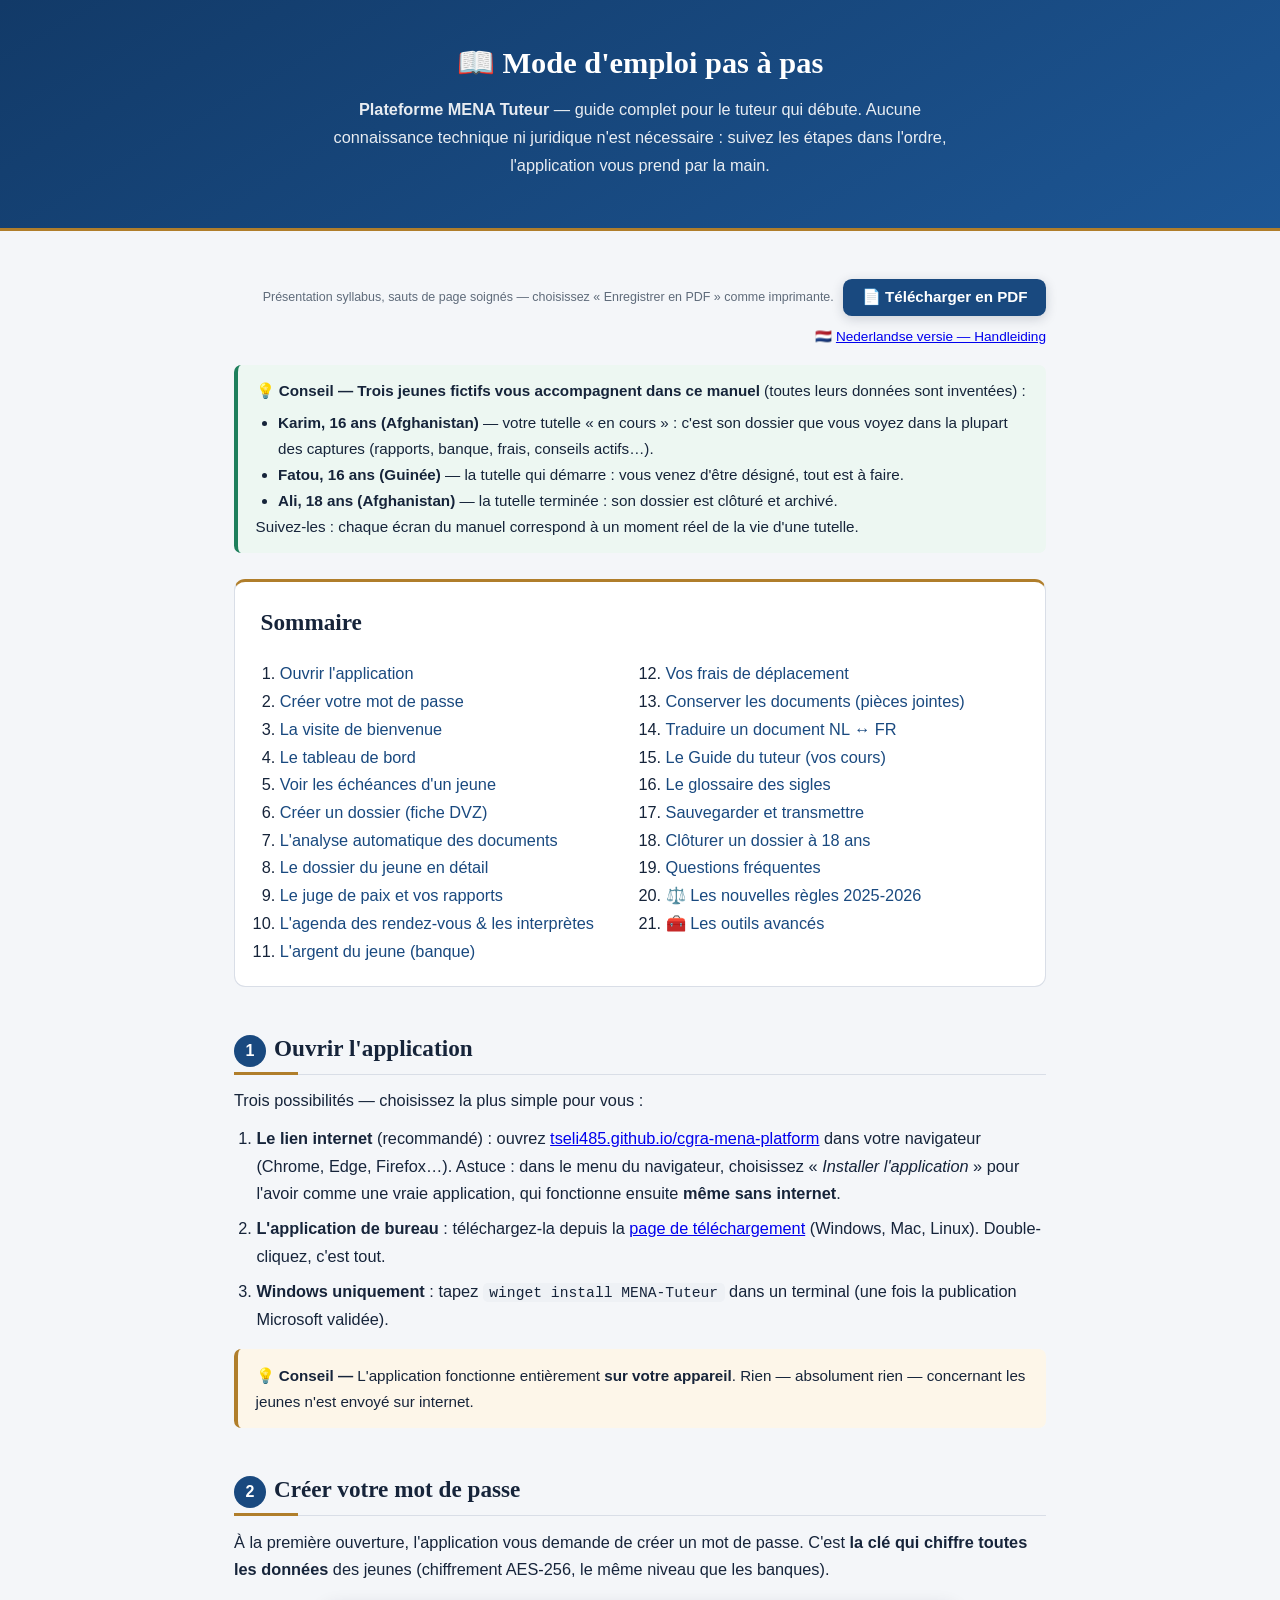
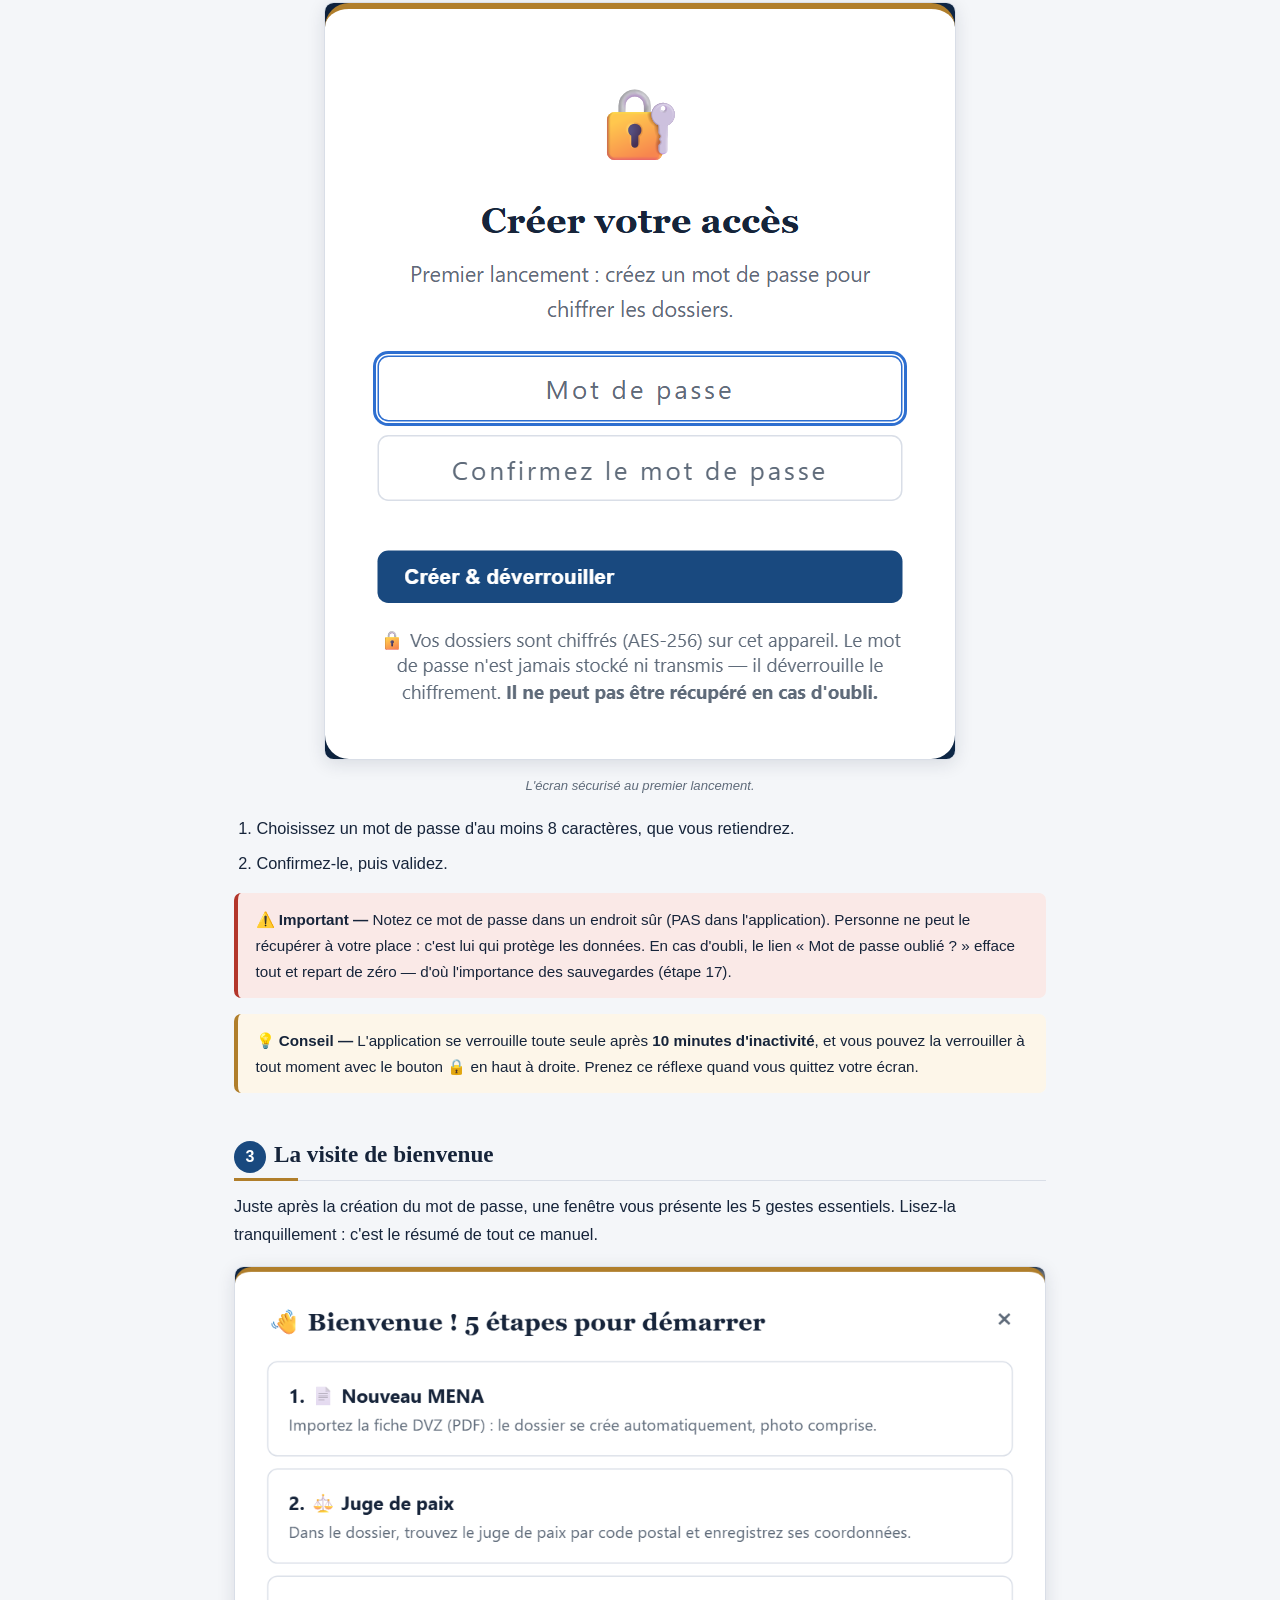
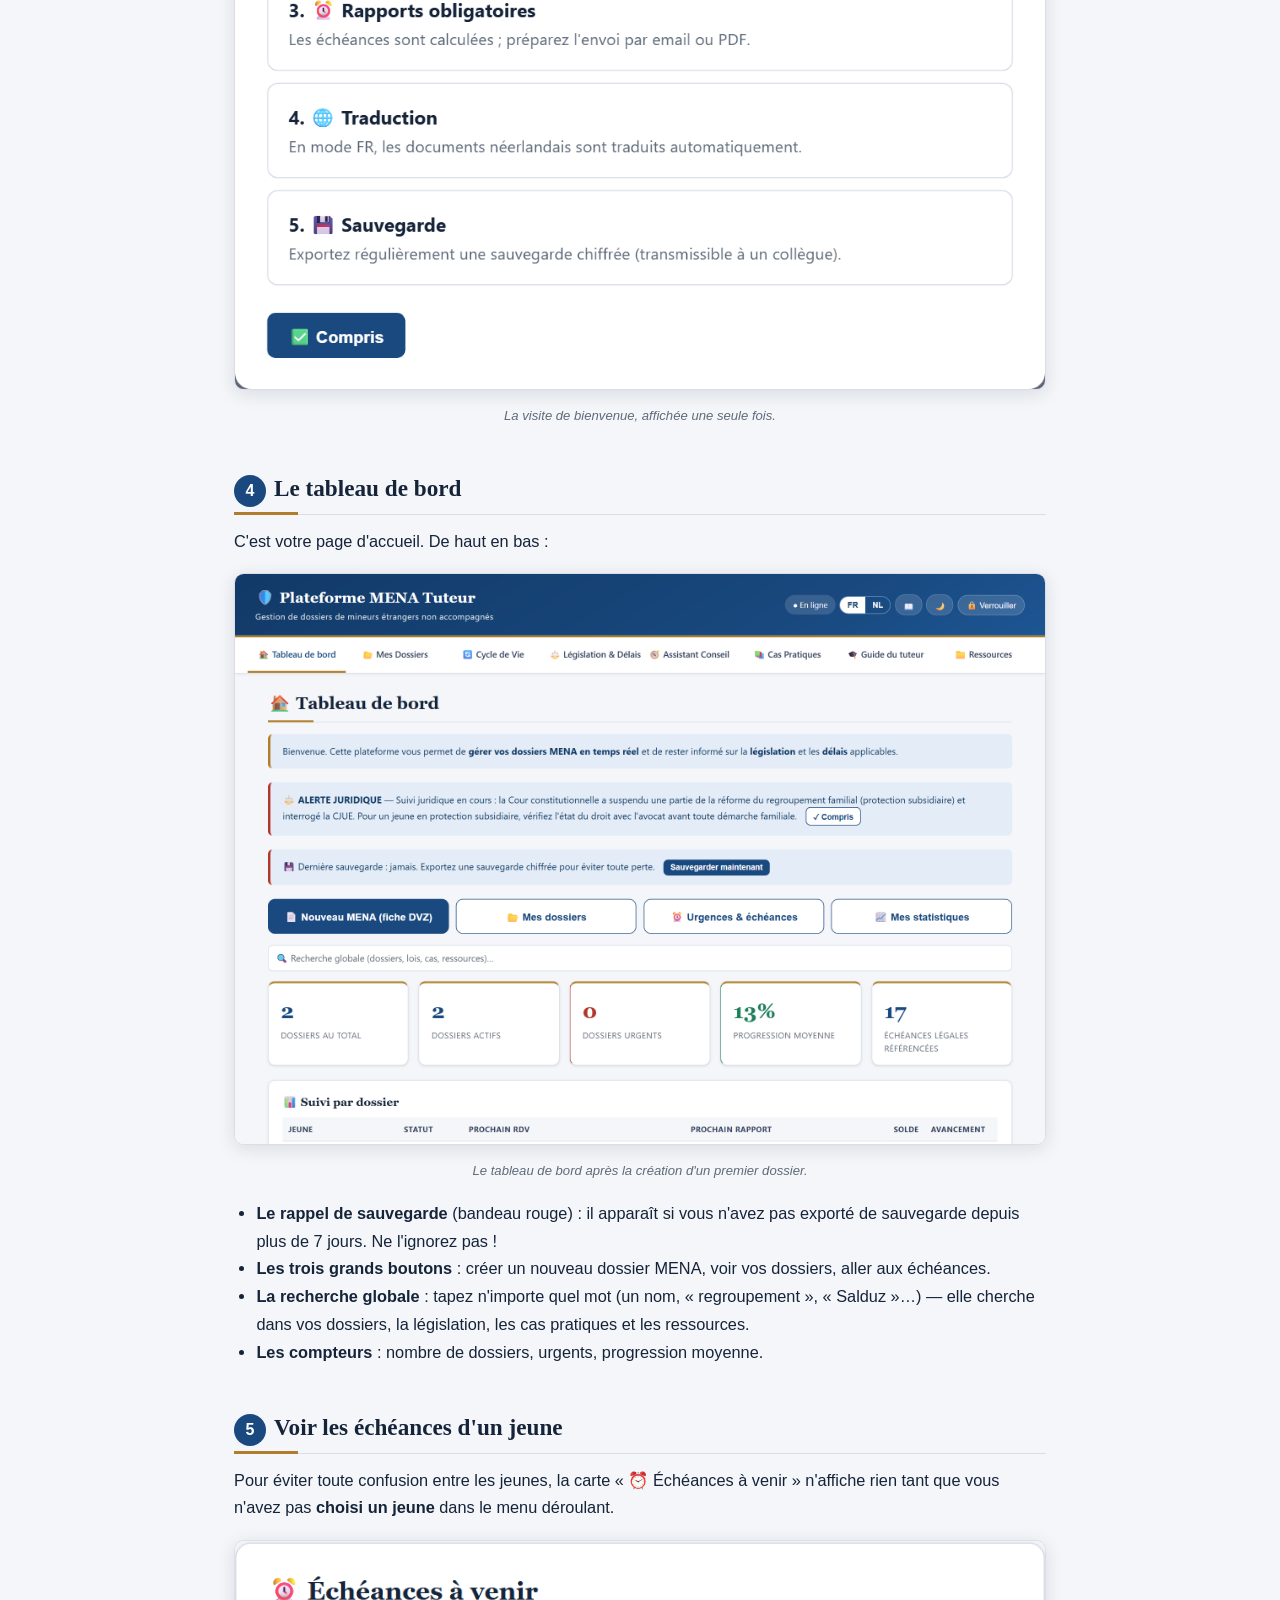
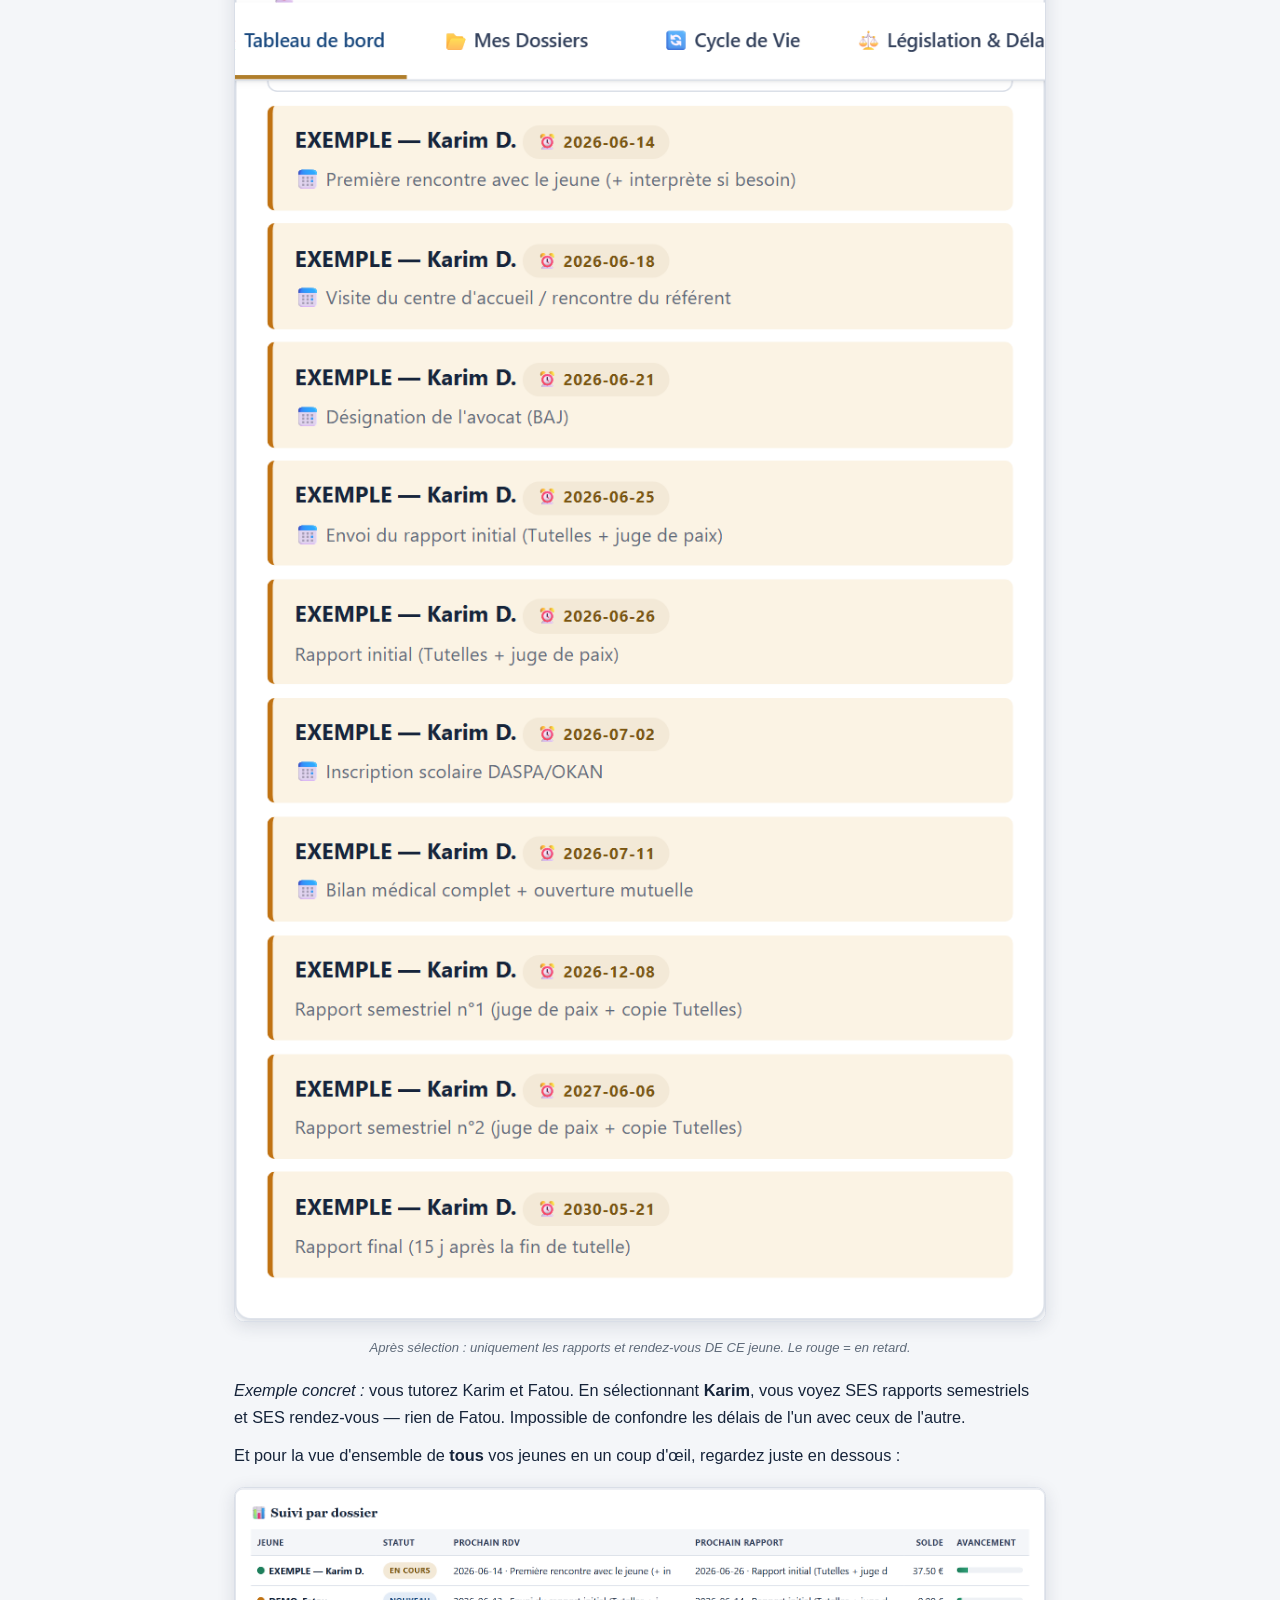
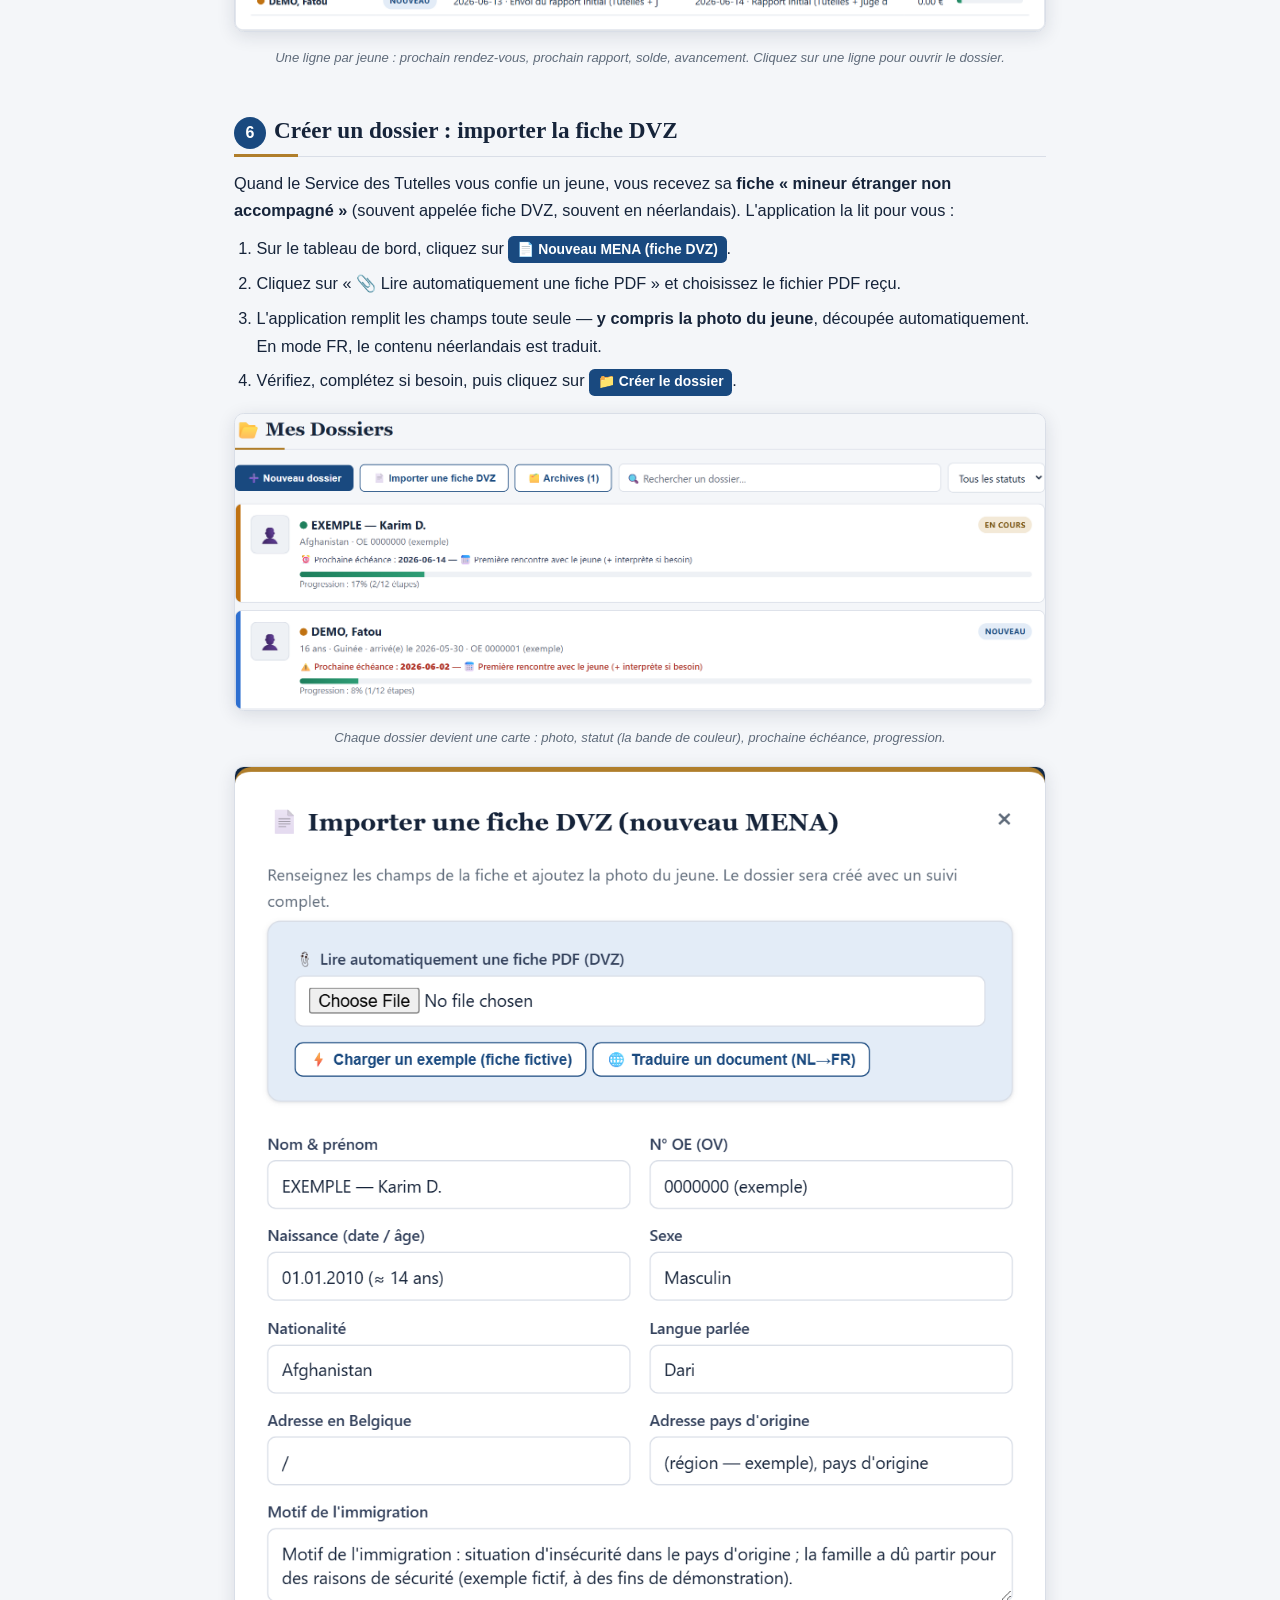
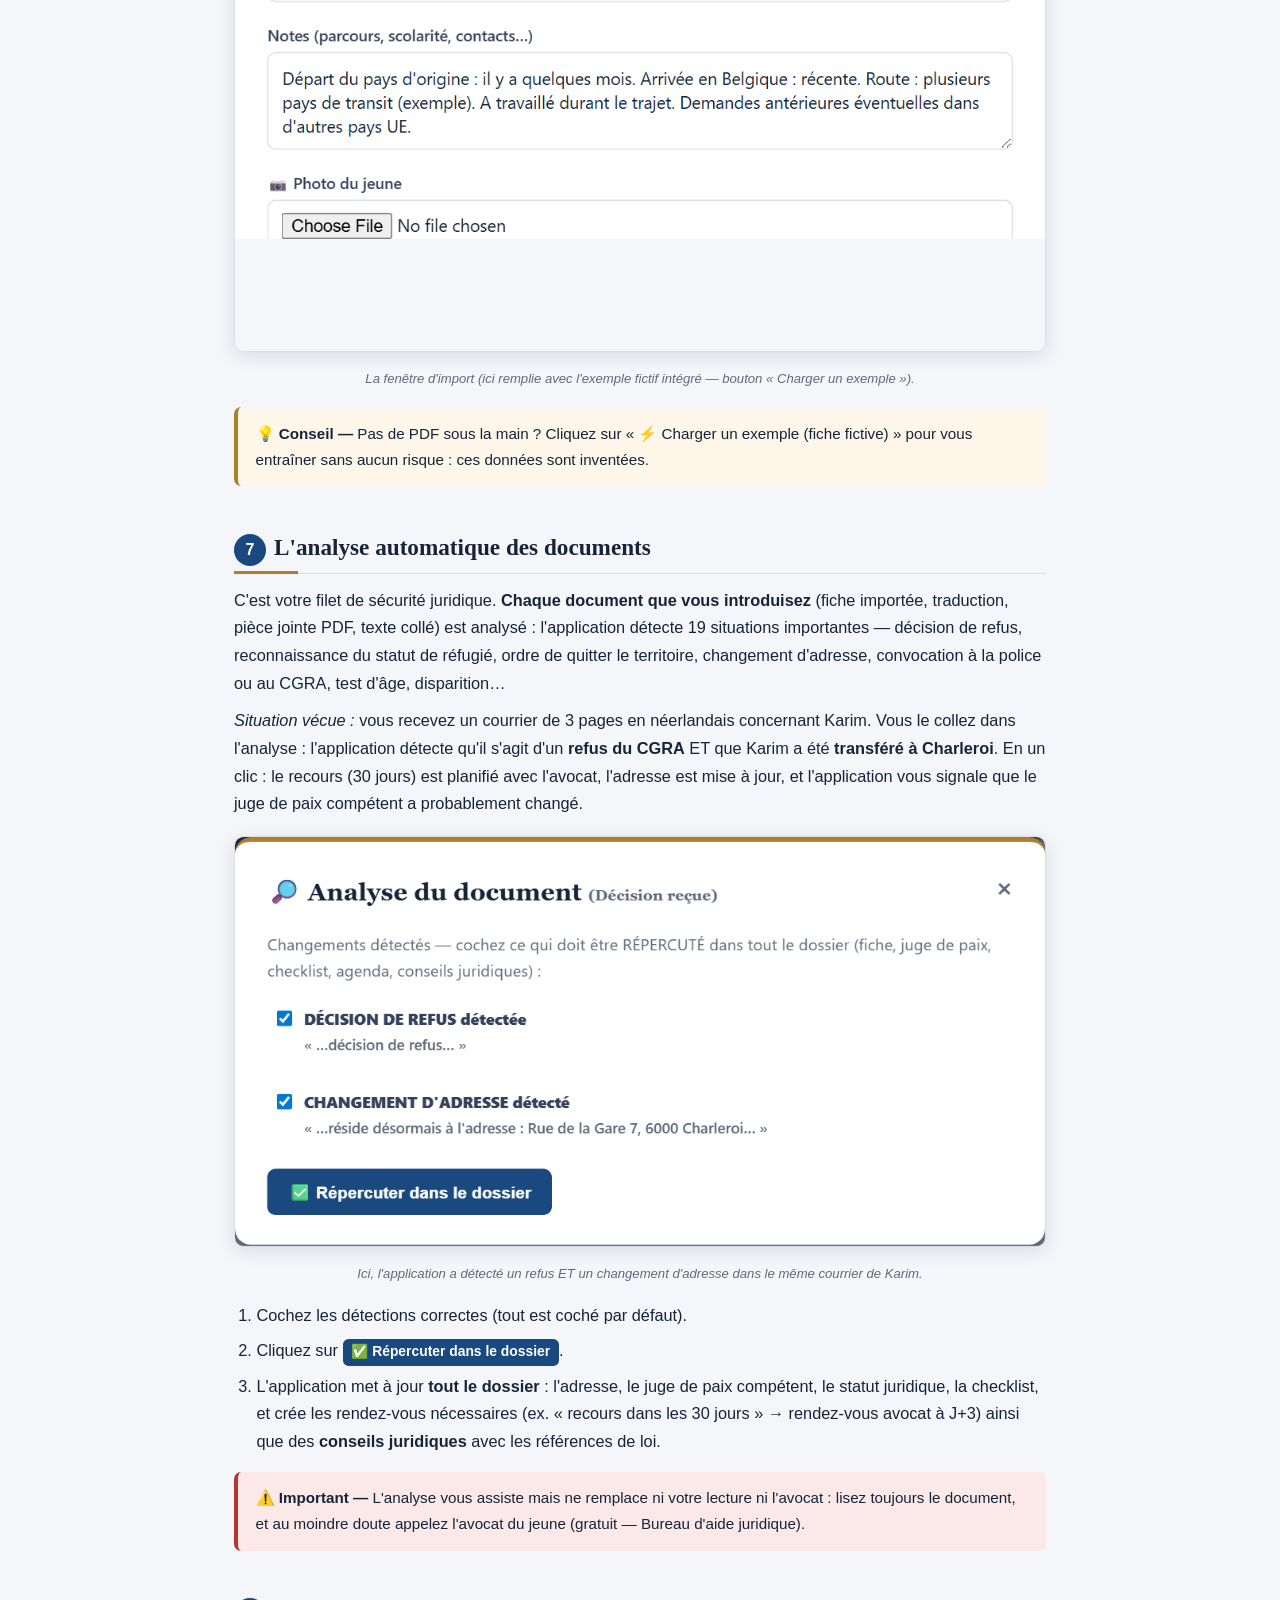
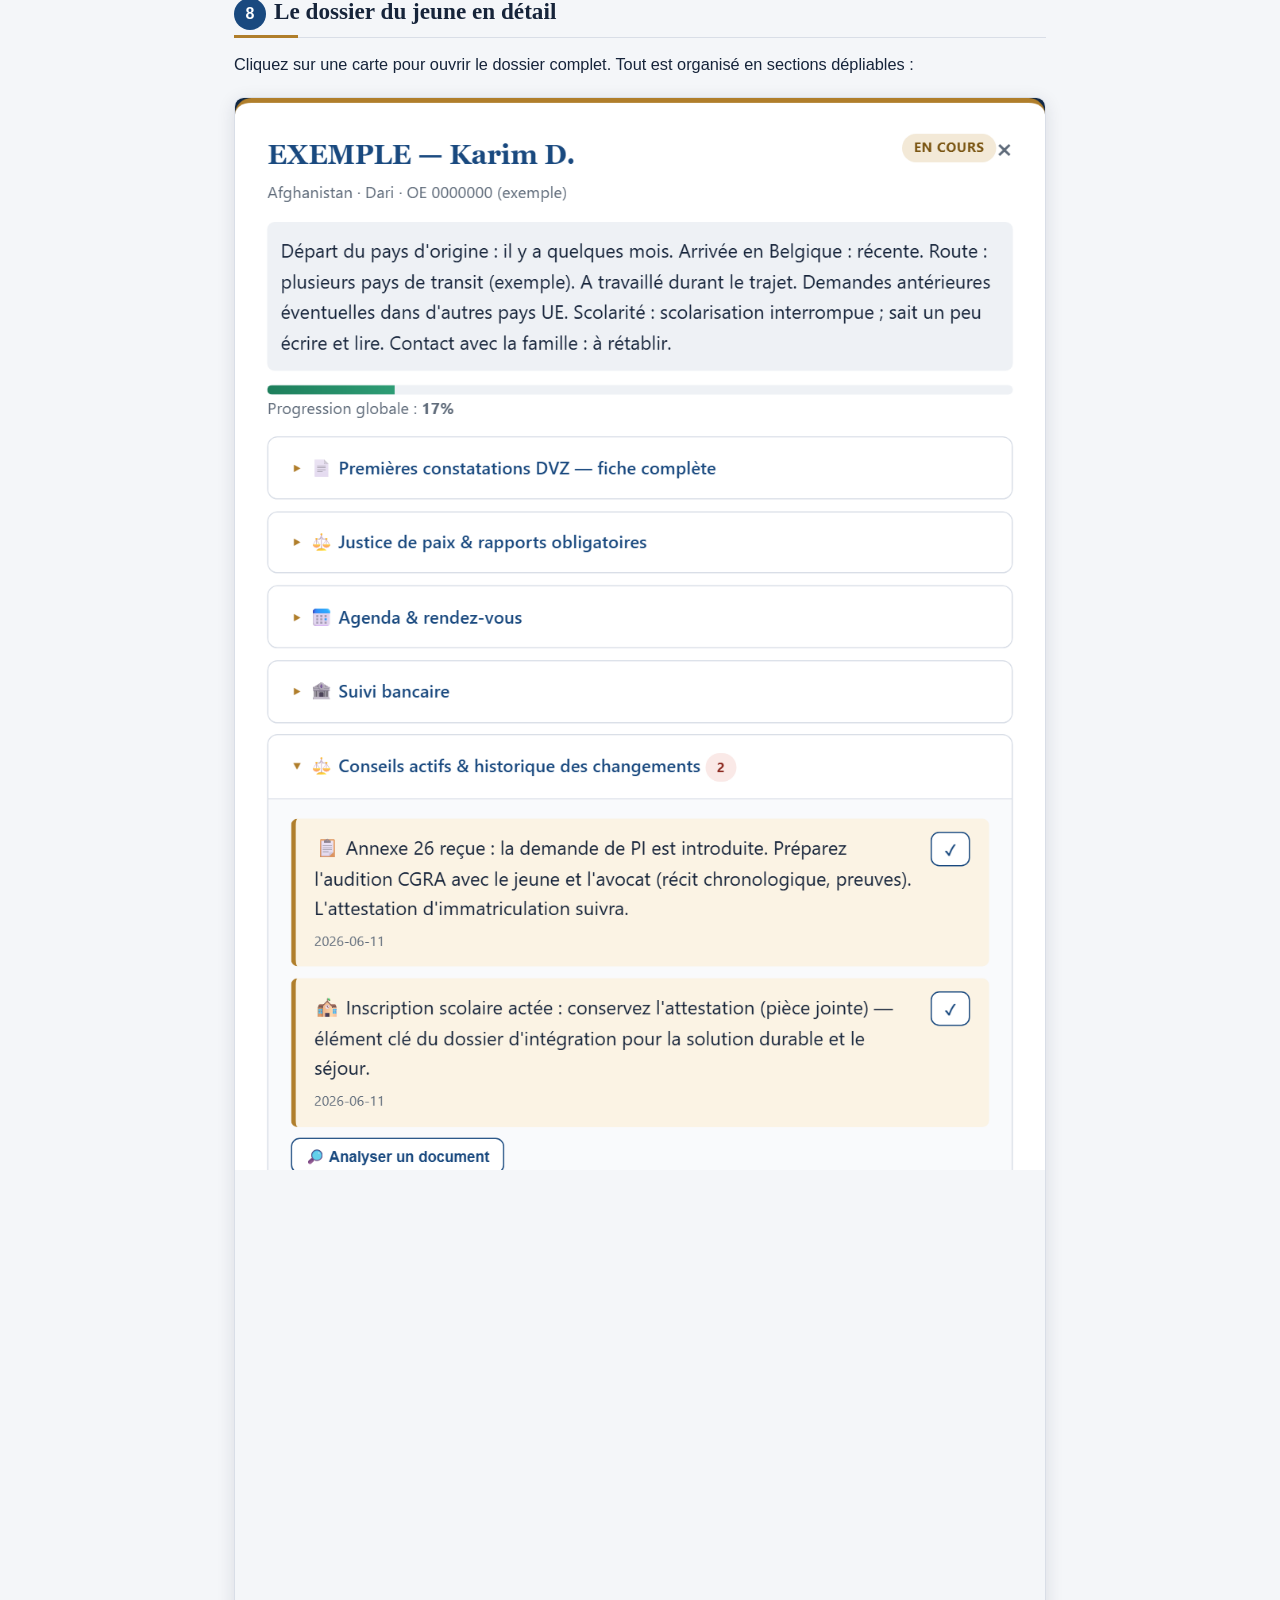
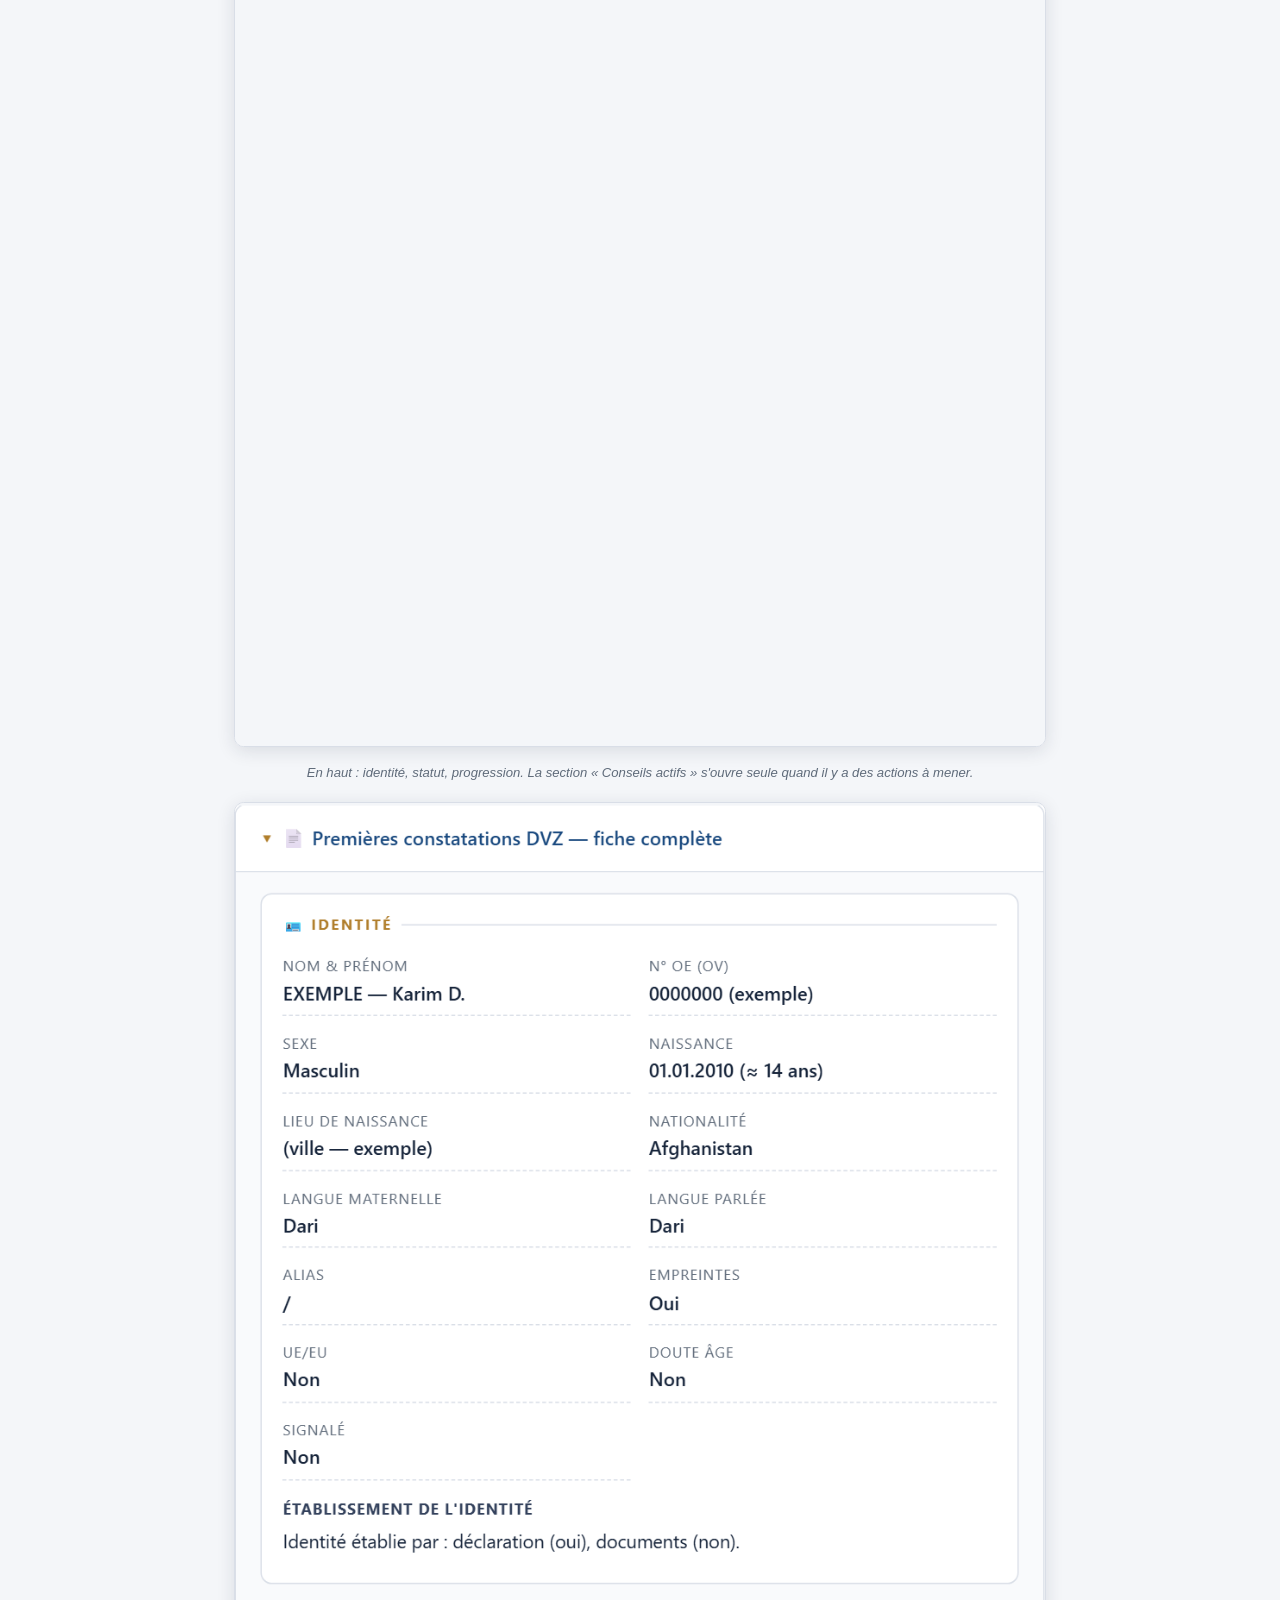
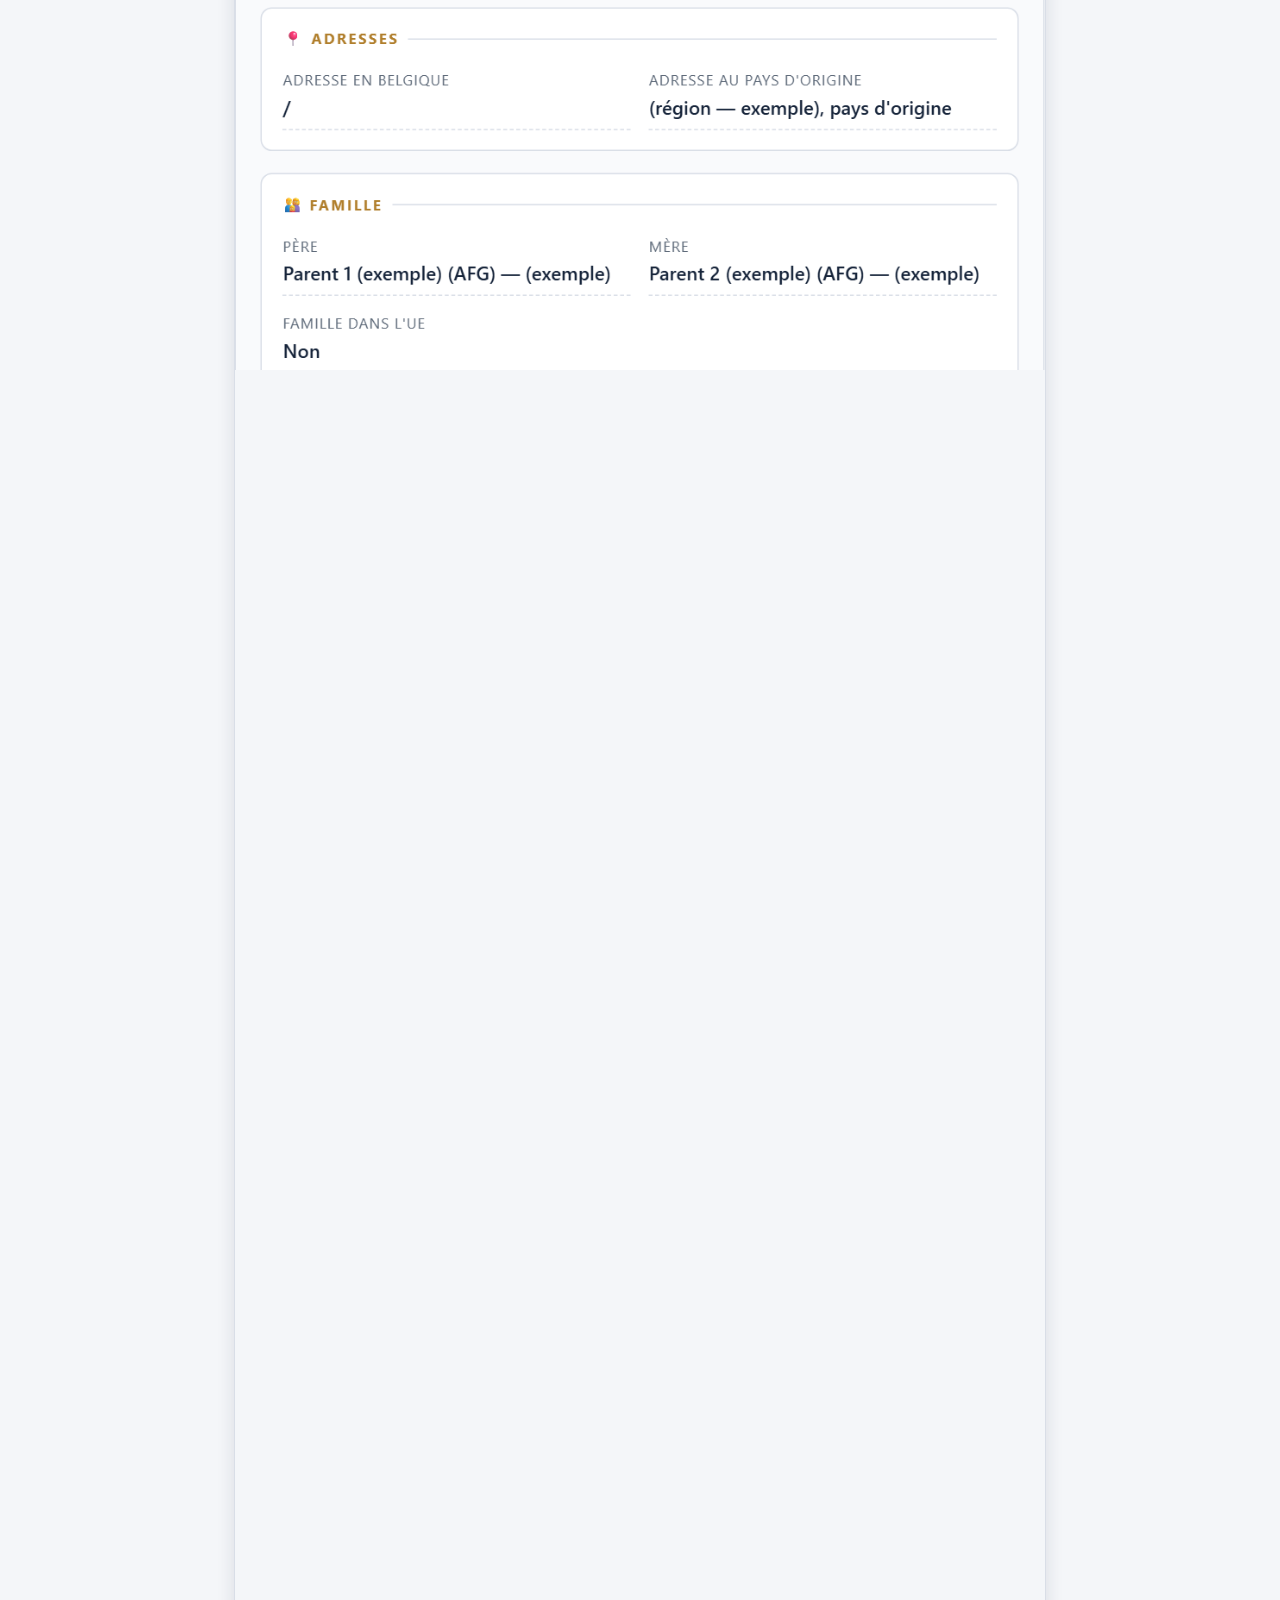
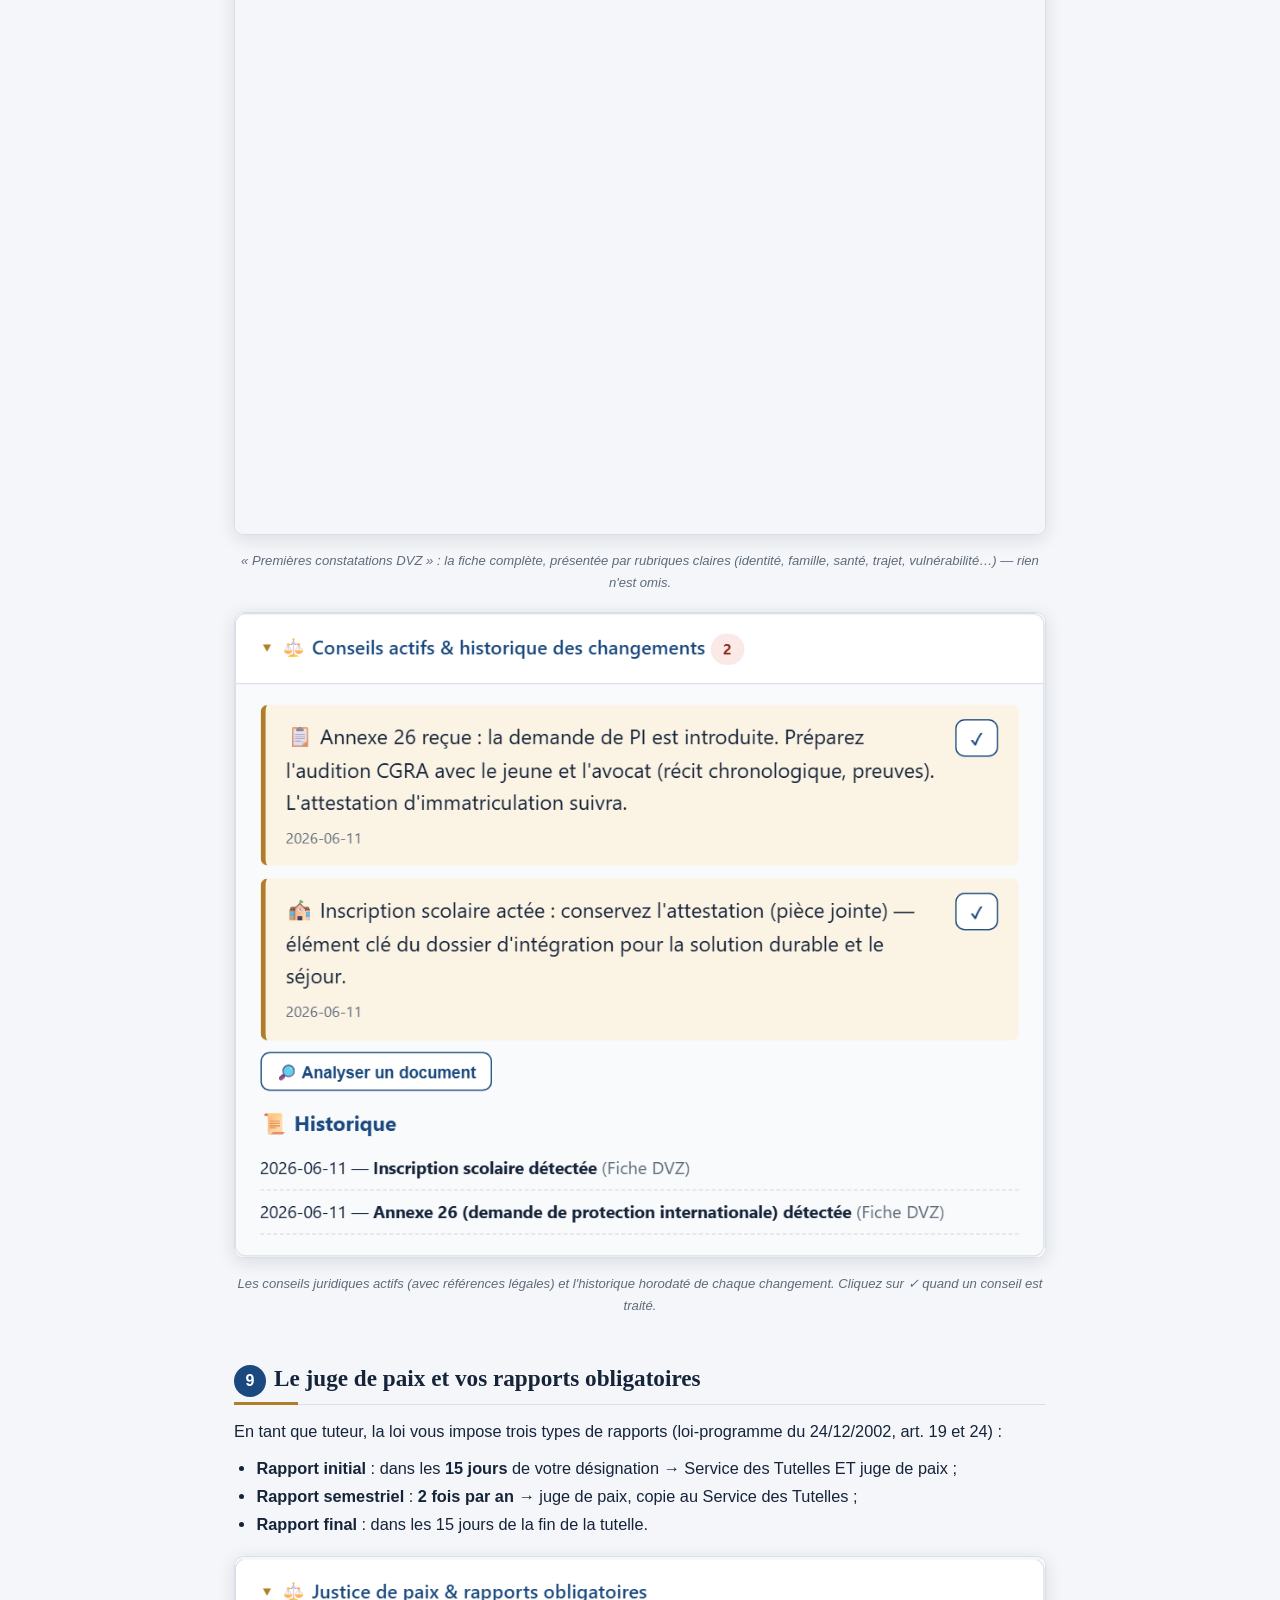
<file: mode-emploi.html>
<!doctype html><html lang="fr"><head><meta charset="utf-8"><meta name="viewport" content="width=device-width,initial-scale=1">
<title>Mode d'emploi — Plateforme MENA Tuteur</title>
<style>
:root{--bleu:#19497F;--fonce:#123A68;--or:#B07E2B;--ink:#16243A;--bg:#F4F6F9;--bord:#D9DEE7;--vert:#1E7F5C;--rouge:#B3362B}
*{margin:0;padding:0;box-sizing:border-box}
body{font-family:-apple-system,'Segoe UI',Roboto,sans-serif;background:var(--bg);color:var(--ink);line-height:1.7;font-size:1.02rem}
header{background:linear-gradient(150deg,var(--fonce),#1D5694);border-bottom:3px solid var(--or);color:#fff;padding:2.4rem 2rem;text-align:center}
header h1{font-family:Georgia,serif;font-size:1.9rem}
header p{opacity:.9;margin-top:.4rem;max-width:640px;margin-inline:auto}
main{max-width:860px;margin:0 auto;padding:2rem 1.5rem 4rem}
h2{font-family:Georgia,serif;font-size:1.45rem;margin:2.6rem 0 .8rem;padding-bottom:.35rem;border-bottom:1px solid var(--bord);position:relative}
h2:after{content:"";position:absolute;left:0;bottom:-1px;width:64px;height:3px;background:var(--or)}
h2 .num{display:inline-block;background:var(--bleu);color:#fff;border-radius:50%;width:2rem;height:2rem;line-height:2rem;text-align:center;font-size:1rem;margin-right:.5rem;font-family:'Segoe UI',sans-serif}
h3{font-size:1.08rem;margin:1.4rem 0 .4rem;color:var(--fonce)}
p{margin:.6rem 0}
figure{margin:1.1rem 0;text-align:center}
figure img{max-width:100%;border:1px solid var(--bord);border-radius:.6rem;box-shadow:0 4px 18px rgba(22,36,58,.12)}
figcaption{font-size:.82rem;color:#5F6B7A;margin-top:.4rem;font-style:italic}
.tip{background:#FDF6E9;border-left:4px solid var(--or);padding:.85rem 1.1rem;border-radius:.45rem;margin:1rem 0;font-size:.95rem}
.tip:before{content:"💡 Conseil — ";font-weight:700}
.warn{background:#FAE9E7;border-left:4px solid var(--rouge);padding:.85rem 1.1rem;border-radius:.45rem;margin:1rem 0;font-size:.95rem}
.warn:before{content:"⚠️ Important — ";font-weight:700}
.ok{background:#EDF7F2;border-left:4px solid var(--vert);padding:.85rem 1.1rem;border-radius:.45rem;margin:1rem 0;font-size:.95rem}
ol.steps{margin:.6rem 0 .6rem 1.4rem}
ol.steps li{margin:.45rem 0}
ul{margin:.5rem 0 .5rem 1.4rem}
.toc{background:#fff;border:1px solid var(--bord);border-top:3px solid var(--or);border-radius:.7rem;padding:1.3rem 1.6rem;margin:1.6rem 0}
.toc h2{margin-top:0;border:none}.toc h2:after{display:none}
.toc ol{columns:2;column-gap:2rem;margin-left:1.2rem}
.toc a{color:var(--bleu);text-decoration:none}
.toc a:hover{text-decoration:underline}
kbd,.btn-ex{display:inline-block;background:var(--bleu);color:#fff;padding:.1rem .55rem;border-radius:.35rem;font-size:.85em;font-weight:600}
code{background:#EEF1F5;padding:.1rem .4rem;border-radius:.3rem;font-size:.9em}
footer{text-align:center;color:#5F6B7A;font-size:.8rem;padding:2rem;border-top:1px solid var(--bord)}
/* Bouton de téléchargement PDF (écran) */
.pdf-cta{display:flex;justify-content:flex-end;gap:.6rem;align-items:center;margin:1rem 0 .2rem}
.pdf-dl-btn{background:var(--bleu);color:#fff;border:none;border-radius:.55rem;padding:.6rem 1.15rem;font-size:.95rem;font-weight:600;cursor:pointer;box-shadow:0 3px 12px rgba(22,36,58,.18);transition:background .15s}
.pdf-dl-btn:hover{background:var(--fonce)}
.pdf-hint{font-size:.78rem;color:#5F6B7A}
.print-cover{display:none}
/* ===== IMPRESSION / EXPORT PDF — style syllabus universitaire ===== */
@page{margin:1.7cm 1.5cm}
@media print{
  html,body{background:#fff!important;color:#000}
  body{font-size:10.5pt;line-height:1.5}
  .screen-only,.pdf-cta,header,footer{display:none!important}
  main{max-width:none;margin:0;padding:0}
  /* Page de garde */
  .print-cover{display:flex!important;flex-direction:column;align-items:center;justify-content:center;text-align:center;min-height:22cm;break-after:page;page-break-after:always}
  .print-cover .pc-shield{font-size:4.6rem;line-height:1}
  .print-cover .pc-kicker{letter-spacing:.28em;font-size:.78rem;color:var(--or);font-weight:700;margin-top:1rem}
  .print-cover h1{font-family:Georgia,serif;font-size:2.5rem;color:var(--fonce);margin:.35rem 0}
  .print-cover .pc-band{width:120px;height:5px;background:var(--or);margin:.8rem 0 1.2rem;border-radius:3px}
  .print-cover .pc-sub{font-size:1.12rem;color:#41506A;max-width:15cm}
  .print-cover .pc-meta{margin-top:2.4rem;font-size:.92rem;color:#5F6B7A;line-height:1.7}
  /* Sommaire sur sa propre page */
  .toc{break-after:page;page-break-after:always;border:none;background:#fff;padding:0;margin:0}
  .toc h2{font-family:Georgia,serif;font-size:1.6rem;border:none}
  .toc h2:after{display:none}
  .toc ol{columns:1;margin-left:1.4rem;font-size:1.02rem}
  .toc li{margin:.3rem 0}
  .toc a{color:var(--ink);text-decoration:none}
  /* Chaque chapitre numéroté démarre une nouvelle page (style syllabus) */
  h2[id]{break-before:page;page-break-before:always;break-after:avoid;page-break-after:avoid;margin-top:0;padding-top:.2rem}
  h3{break-after:avoid;page-break-after:avoid}
  /* Ne jamais couper figures, encadrés, tableaux, étapes */
  figure,.tip,.warn,.ok,table,blockquote{break-inside:avoid;page-break-inside:avoid}
  ol.steps>li,ul>li{break-inside:avoid;page-break-inside:avoid}
  figure img{box-shadow:none;border:1px solid #C9D2DE;max-height:10.5cm;width:auto;margin:0 auto}
  p,li{orphans:3;widows:3}
  a{color:var(--ink);text-decoration:none}
}
</style></head><body>
<!-- Page de garde (impression / PDF uniquement) -->
<section class="print-cover" aria-hidden="true">
  <div class="pc-shield">🛡️</div>
  <div class="pc-kicker">SYLLABUS DU TUTEUR MENA</div>
  <h1>Plateforme MENA Tuteur</h1>
  <div class="pc-band"></div>
  <div class="pc-sub">Mode d'emploi pas à pas — guide complet pour le tuteur de mineur étranger non accompagné (MENA), en Belgique.</div>
  <div class="pc-meta">Version <span class="pdf-version">v1.7.14</span> · réglementation vérifiée juin 2026<br>Application 100 % hors ligne · données chiffrées AES-256<br>tseli485.github.io/cgra-mena-platform</div>
</section>
<header>
  <h1>📖 Mode d'emploi pas à pas</h1>
  <p><strong>Plateforme MENA Tuteur</strong> — guide complet pour le tuteur qui débute. Aucune connaissance technique ni juridique n'est nécessaire : suivez les étapes dans l'ordre, l'application vous prend par la main.</p>
</header>
<main>

<div class="pdf-cta screen-only">
  <span class="pdf-hint">Présentation syllabus, sauts de page soignés — choisissez « Enregistrer en PDF » comme imprimante.</span>
  <button class="pdf-dl-btn" onclick="window.print()">📄 Télécharger en PDF</button>
</div>

<p class="screen-only" style="text-align:right;font-size:.85rem">🇳🇱 <a href="handleiding.html">Nederlandse versie — Handleiding</a></p>

<div class="tip" style="background:#EDF7F2;border-left-color:#1E7F5C">
<strong>Trois jeunes fictifs vous accompagnent dans ce manuel</strong> (toutes leurs données sont inventées) :
<ul style="margin:.4rem 0 0 1.4rem">
<li><strong>Karim, 16 ans (Afghanistan)</strong> — votre tutelle « en cours » : c'est son dossier que vous voyez dans la plupart des captures (rapports, banque, frais, conseils actifs…).</li>
<li><strong>Fatou, 16 ans (Guinée)</strong> — la tutelle qui démarre : vous venez d'être désigné, tout est à faire.</li>
<li><strong>Ali, 18 ans (Afghanistan)</strong> — la tutelle terminée : son dossier est clôturé et archivé.</li>
</ul>
Suivez-les : chaque écran du manuel correspond à un moment réel de la vie d'une tutelle.</div>

<div class="toc">
<h2>Sommaire</h2>
<ol>
<li><a href="#s1">Ouvrir l'application</a></li>
<li><a href="#s2">Créer votre mot de passe</a></li>
<li><a href="#s3">La visite de bienvenue</a></li>
<li><a href="#s4">Le tableau de bord</a></li>
<li><a href="#s5">Voir les échéances d'un jeune</a></li>
<li><a href="#s6">Créer un dossier (fiche DVZ)</a></li>
<li><a href="#s7">L'analyse automatique des documents</a></li>
<li><a href="#s8">Le dossier du jeune en détail</a></li>
<li><a href="#s9">Le juge de paix et vos rapports</a></li>
<li><a href="#s10">L'agenda des rendez-vous &amp; les interprètes</a></li>
<li><a href="#s11">L'argent du jeune (banque)</a></li>
<li><a href="#s12">Vos frais de déplacement</a></li>
<li><a href="#s13">Conserver les documents (pièces jointes)</a></li>
<li><a href="#s14">Traduire un document NL ↔ FR</a></li>
<li><a href="#s15">Le Guide du tuteur (vos cours)</a></li>
<li><a href="#s16">Le glossaire des sigles</a></li>
<li><a href="#s17">Sauvegarder et transmettre</a></li>
<li><a href="#s18">Clôturer un dossier à 18 ans</a></li>
<li><a href="#s19">Questions fréquentes</a></li>
<li><a href="#s20">⚖️ Les nouvelles règles 2025-2026</a></li>
<li><a href="#s21">🧰 Les outils avancés</a></li>
</ol>
</div>

<h2 id="s1"><span class="num">1</span>Ouvrir l'application</h2>
<p>Trois possibilités — choisissez la plus simple pour vous :</p>
<ol class="steps">
<li><strong>Le lien internet</strong> (recommandé) : ouvrez <a href="https://tseli485.github.io/cgra-mena-platform/">tseli485.github.io/cgra-mena-platform</a> dans votre navigateur (Chrome, Edge, Firefox…). Astuce : dans le menu du navigateur, choisissez « <em>Installer l'application</em> » pour l'avoir comme une vraie application, qui fonctionne ensuite <strong>même sans internet</strong>.</li>
<li><strong>L'application de bureau</strong> : téléchargez-la depuis la <a href="telecharger.html">page de téléchargement</a> (Windows, Mac, Linux). Double-cliquez, c'est tout.</li>
<li><strong>Windows uniquement</strong> : tapez <code>winget install MENA-Tuteur</code> dans un terminal (une fois la publication Microsoft validée).</li>
</ol>
<div class="tip">L'application fonctionne entièrement <strong>sur votre appareil</strong>. Rien — absolument rien — concernant les jeunes n'est envoyé sur internet.</div>

<h2 id="s2"><span class="num">2</span>Créer votre mot de passe</h2>
<p>À la première ouverture, l'application vous demande de créer un mot de passe. C'est <strong>la clé qui chiffre toutes les données</strong> des jeunes (chiffrement AES-256, le même niveau que les banques).</p>
<figure><img src="manual/01-mot-de-passe.png" alt="Écran de création du mot de passe"><figcaption>L'écran sécurisé au premier lancement.</figcaption></figure>
<ol class="steps">
<li>Choisissez un mot de passe d'au moins 8 caractères, que vous retiendrez.</li>
<li>Confirmez-le, puis validez.</li>
</ol>
<div class="warn">Notez ce mot de passe dans un endroit sûr (PAS dans l'application). Personne ne peut le récupérer à votre place : c'est lui qui protège les données. En cas d'oubli, le lien « Mot de passe oublié ? » efface tout et repart de zéro — d'où l'importance des sauvegardes (étape 17).</div>
<div class="tip">L'application se verrouille toute seule après <strong>10 minutes d'inactivité</strong>, et vous pouvez la verrouiller à tout moment avec le bouton 🔒 en haut à droite. Prenez ce réflexe quand vous quittez votre écran.</div>

<h2 id="s3"><span class="num">3</span>La visite de bienvenue</h2>
<p>Juste après la création du mot de passe, une fenêtre vous présente les 5 gestes essentiels. Lisez-la tranquillement : c'est le résumé de tout ce manuel.</p>
<figure><img src="manual/02-bienvenue.png" alt="Visite guidée en 5 étapes"><figcaption>La visite de bienvenue, affichée une seule fois.</figcaption></figure>

<h2 id="s4"><span class="num">4</span>Le tableau de bord</h2>
<p>C'est votre page d'accueil. De haut en bas :</p>
<figure><img src="manual/03-tableau-de-bord.png" alt="Tableau de bord"><figcaption>Le tableau de bord après la création d'un premier dossier.</figcaption></figure>
<ul>
<li><strong>Le rappel de sauvegarde</strong> (bandeau rouge) : il apparaît si vous n'avez pas exporté de sauvegarde depuis plus de 7 jours. Ne l'ignorez pas !</li>
<li><strong>Les trois grands boutons</strong> : créer un nouveau dossier MENA, voir vos dossiers, aller aux échéances.</li>
<li><strong>La recherche globale</strong> : tapez n'importe quel mot (un nom, « regroupement », « Salduz »…) — elle cherche dans vos dossiers, la législation, les cas pratiques et les ressources.</li>
<li><strong>Les compteurs</strong> : nombre de dossiers, urgents, progression moyenne.</li>
</ul>

<h2 id="s5"><span class="num">5</span>Voir les échéances d'un jeune</h2>
<p>Pour éviter toute confusion entre les jeunes, la carte « ⏰ Échéances à venir » n'affiche rien tant que vous n'avez pas <strong>choisi un jeune</strong> dans le menu déroulant.</p>
<figure><img src="manual/04-echeances-selection.png" alt="Échéances du jeune sélectionné"><figcaption>Après sélection : uniquement les rapports et rendez-vous DE CE jeune. Le rouge = en retard.</figcaption></figure>
<p><em>Exemple concret :</em> vous tutorez Karim et Fatou. En sélectionnant <strong>Karim</strong>, vous voyez SES rapports semestriels et SES rendez-vous — rien de Fatou. Impossible de confondre les délais de l'un avec ceux de l'autre.</p>
<p>Et pour la vue d'ensemble de <strong>tous</strong> vos jeunes en un coup d'œil, regardez juste en dessous :</p>
<figure><img src="manual/05-suivi-par-dossier.png" alt="Suivi par dossier"><figcaption>Une ligne par jeune : prochain rendez-vous, prochain rapport, solde, avancement. Cliquez sur une ligne pour ouvrir le dossier.</figcaption></figure>

<h2 id="s6"><span class="num">6</span>Créer un dossier : importer la fiche DVZ</h2>
<p>Quand le Service des Tutelles vous confie un jeune, vous recevez sa <strong>fiche « mineur étranger non accompagné »</strong> (souvent appelée fiche DVZ, souvent en néerlandais). L'application la lit pour vous :</p>
<ol class="steps">
<li>Sur le tableau de bord, cliquez sur <span class="btn-ex">📄 Nouveau MENA (fiche DVZ)</span>.</li>
<li>Cliquez sur « 📎 Lire automatiquement une fiche PDF » et choisissez le fichier PDF reçu.</li>
<li>L'application remplit les champs toute seule — <strong>y compris la photo du jeune</strong>, découpée automatiquement. En mode FR, le contenu néerlandais est traduit.</li>
<li>Vérifiez, complétez si besoin, puis cliquez sur <span class="btn-ex">📁 Créer le dossier</span>.</li>
</ol>
<figure><img src="manual/06-mes-dossiers.png" alt="Liste des dossiers"><figcaption>Chaque dossier devient une carte : photo, statut (la bande de couleur), prochaine échéance, progression.</figcaption></figure>
<figure><img src="manual/07-import-fiche.png" alt="Fenêtre d'import de la fiche DVZ"><figcaption>La fenêtre d'import (ici remplie avec l'exemple fictif intégré — bouton « Charger un exemple »).</figcaption></figure>
<div class="tip">Pas de PDF sous la main ? Cliquez sur « ⚡ Charger un exemple (fiche fictive) » pour vous entraîner sans aucun risque : ces données sont inventées.</div>

<h2 id="s7"><span class="num">7</span>L'analyse automatique des documents</h2>
<p>C'est votre filet de sécurité juridique. <strong>Chaque document que vous introduisez</strong> (fiche importée, traduction, pièce jointe PDF, texte collé) est analysé : l'application détecte 19 situations importantes — décision de refus, reconnaissance du statut de réfugié, ordre de quitter le territoire, changement d'adresse, convocation à la police ou au CGRA, test d'âge, disparition…</p>
<p><em>Situation vécue :</em> vous recevez un courrier de 3 pages en néerlandais concernant Karim. Vous le collez dans l'analyse : l'application détecte qu'il s'agit d'un <strong>refus du CGRA</strong> ET que Karim a été <strong>transféré à Charleroi</strong>. En un clic : le recours (30 jours) est planifié avec l'avocat, l'adresse est mise à jour, et l'application vous signale que le juge de paix compétent a probablement changé.</p>
<figure><img src="manual/08-analyse-document.png" alt="Analyse d'un document"><figcaption>Ici, l'application a détecté un refus ET un changement d'adresse dans le même courrier de Karim.</figcaption></figure>
<ol class="steps">
<li>Cochez les détections correctes (tout est coché par défaut).</li>
<li>Cliquez sur <span class="btn-ex">✅ Répercuter dans le dossier</span>.</li>
<li>L'application met à jour <strong>tout le dossier</strong> : l'adresse, le juge de paix compétent, le statut juridique, la checklist, et crée les rendez-vous nécessaires (ex. « recours dans les 30 jours » → rendez-vous avocat à J+3) ainsi que des <strong>conseils juridiques</strong> avec les références de loi.</li>
</ol>
<div class="warn">L'analyse vous assiste mais ne remplace ni votre lecture ni l'avocat : lisez toujours le document, et au moindre doute appelez l'avocat du jeune (gratuit — Bureau d'aide juridique).</div>

<h2 id="s8"><span class="num">8</span>Le dossier du jeune en détail</h2>
<p>Cliquez sur une carte pour ouvrir le dossier complet. Tout est organisé en sections dépliables :</p>
<figure><img src="manual/09-dossier-detail.png" alt="Dossier en détail"><figcaption>En haut : identité, statut, progression. La section « Conseils actifs » s'ouvre seule quand il y a des actions à mener.</figcaption></figure>
<figure><img src="manual/10-fiche-dvz.png" alt="Fiche DVZ présentée par rubriques"><figcaption>« Premières constatations DVZ » : la fiche complète, présentée par rubriques claires (identité, famille, santé, trajet, vulnérabilité…) — rien n'est omis.</figcaption></figure>
<figure><img src="manual/16-conseils-actifs.png" alt="Conseils actifs et historique"><figcaption>Les conseils juridiques actifs (avec références légales) et l'historique horodaté de chaque changement. Cliquez sur ✓ quand un conseil est traité.</figcaption></figure>

<h2 id="s9"><span class="num">9</span>Le juge de paix et vos rapports obligatoires</h2>
<p>En tant que tuteur, la loi vous impose trois types de rapports (loi-programme du 24/12/2002, art. 19 et 24) :</p>
<ul>
<li><strong>Rapport initial</strong> : dans les <strong>15 jours</strong> de votre désignation → Service des Tutelles ET juge de paix ;</li>
<li><strong>Rapport semestriel</strong> : <strong>2 fois par an</strong> → juge de paix, copie au Service des Tutelles ;</li>
<li><strong>Rapport final</strong> : dans les 15 jours de la fin de la tutelle.</li>
</ul>
<figure><img src="manual/11-juge-rapports.png" alt="Juge de paix et rapports"><figcaption>Tapez le code postal du jeune → l'application trouve le juge de paix compétent (adresse, téléphone). Les échéances des rapports sont calculées automatiquement.</figcaption></figure>
<ol class="steps">
<li>Entrez le <strong>code postal</strong> du lieu de vie du jeune et cliquez sur « 🔍 Trouver le juge de paix ». Enregistrez.</li>
<li>À chaque échéance, cliquez sur <span class="btn-ex">🖨️ PDF</span> : le rapport est généré <strong>pré-rempli</strong> avec les données du dossier (identité, école, santé, solde du compte…). Vous ne complétez que les zones <em>[À compléter]</em>.</li>
<li>« ✉️ Préparer l'envoi » crée l'email avec le bon destinataire.</li>
<li>Cochez le rapport une fois envoyé : l'application garde la date.</li>
</ol>

<h2 id="s10"><span class="num">10</span>L'agenda des rendez-vous &amp; les interprètes</h2>

<h3>📅 L'agenda du dossier (dans chaque dossier)</h3>
<p>À la création du dossier, l'application planifie pour vous les <strong>10 rendez-vous types</strong> du début de tutelle (première rencontre, centre, avocat, rapport initial, école, médecin, banque, préparation CGRA…). Modifiez les dates librement, ajoutez vos propres rendez-vous, et exportez tout vers votre agenda personnel (fichier <code>.ics</code> : Google Agenda, Outlook…).</p>
<figure><img src="manual/12-agenda.png" alt="Agenda du dossier"><figcaption>Cochez un rendez-vous réalisé : il alimentera automatiquement votre prochain rapport.</figcaption></figure>
<div class="tip">Les rendez-vous à moins de 30 jours remontent sur le tableau de bord, et l'application peut afficher des notifications (acceptez-les quand le navigateur le propose).</div>

<h3>🗓️ Le module Agenda &amp; Interprètes (onglet principal)</h3>
<p>La plupart des MENA ne parlent ni français ni néerlandais. Chaque rendez-vous important (audition CGRA, avocat, médecin, juge de paix…) nécessite un interprète. Le module <span class="btn-ex">🗓️ Agenda &amp; Interprètes</span> centralise tout cela : rendez-vous, interprètes, demandes de visite du jeune et messages automatiques dans sa langue.</p>

<h3>📋 Les quatre sous-onglets</h3>
<p>Cliquez sur <span class="btn-ex">🗓️ Agenda &amp; Interprètes</span> dans la barre de navigation :</p>
<ul>
<li><strong>📆 Calendrier</strong> — la vue visuelle de votre semaine : tous vos rendez-vous, tous jeunes confondus, d'un seul coup d'œil (voir ci-dessous).</li>
<li><strong>📋 Liste des rendez-vous</strong> — la même information en liste, avec filtres par dossier, type ou statut.</li>
<li><strong>🌐 Interprètes</strong> — consultez la base des organismes agréés (13 structures nationales : Convocabulaire, SPF Justice, CIRÉ, Fedasil, Vluchtelingenwerk…) et ajoutez vos interprètes personnels (chiffrés sur votre appareil).</li>
<li><strong>📋 Demandes de visite</strong> — enregistrez les demandes faites par le jeune (« je veux voir mon avocat », « contacter ma famille »…), suivez leur statut et créez directement le rendez-vous correspondant.</li>
</ul>

<h3>📆 Le calendrier visuel de la semaine</h3>
<p>C'est le cœur de l'agenda quand vous gérez <strong>plusieurs jeunes et beaucoup de rendez-vous</strong>. La vue semaine affiche les 7 jours en colonnes et les heures en lignes :</p>
<ul>
<li><strong>Une couleur par jeune</strong> : chaque MENA a sa couleur (légende au-dessus du calendrier). Vous repérez instantanément à qui appartient chaque rendez-vous.</li>
<li><strong>Navigation</strong> : <span class="btn-ex">‹ Semaine préc.</span>, <span class="btn-ex">Aujourd'hui</span>, <span class="btn-ex">Semaine suiv. ›</span>. Le jour en cours est surligné.</li>
<li><strong>Créer en un clic</strong> : cliquez sur une <strong>case vide</strong> à l'heure voulue → le formulaire s'ouvre avec la date et l'heure déjà remplies.</li>
<li><strong>Modifier</strong> : cliquez sur un rendez-vous coloré pour l'ouvrir.</li>
<li><strong>Filtre</strong> : limitez l'affichage à un seul jeune si besoin.</li>
</ul>

<h3>⚠️ Détection des chevauchements &amp; créneaux libres</h3>
<p>Pour optimiser votre temps sans double-réservation, l'application surveille vos plages horaires. Dans le formulaire de rendez-vous, dès que vous choisissez une date, une heure et une durée :</p>
<ul>
<li>Si le créneau est <strong>libre</strong> → bandeau vert « Créneau libre ».</li>
<li>Si le créneau <strong>chevauche</strong> un autre rendez-vous → bandeau rouge qui <strong>liste les conflits</strong> ET <strong>propose des créneaux libres à proximité</strong> (avant / après). Cliquez sur un créneau proposé : l'heure est appliquée automatiquement.</li>
</ul>
<p>Vous restez souple : si vous voulez confirmer malgré un chevauchement (deux intervenants en parallèle, par exemple), l'application vous laisse passer outre après confirmation.</p>

<h3>📹 Les rendez-vous en ligne (visioconférence)</h3>
<p>Quand tous les intervenants sont d'accord, un rendez-vous peut se tenir en visio plutôt qu'en présentiel — pratique pour un avocat éloigné ou pour éviter un long déplacement au jeune. Dans le formulaire, passez <strong>« Rendez-vous en ligne »</strong> sur <em>Oui</em> :</p>
<ul>
<li>L'application génère un <strong>lien de visioconférence</strong> gratuit (aucun compte requis, fonctionne dans le navigateur et sur téléphone).</li>
<li>Ce lien est <strong>automatiquement inclus</strong> dans le message envoyé au jeune (dans sa langue) ET dans l'email de coordination aux intervenants.</li>
<li>Boutons 📋 Copier, ↗️ Ouvrir, 🔄 Nouveau lien.</li>
</ul>
<div class="tip">Le jeune reçoit le lien par WhatsApp/SMS dans sa langue : il lui suffit de cliquer à l'heure dite. D'où l'importance d'avoir enregistré son téléphone dès le départ (voir ci-dessous).</div>
</ul>

<h3>🌐 La base des interprètes agréés</h3>
<p>L'onglet <strong>Interprètes</strong> contient 13 organismes officiels et ASBL couvrant les principales langues MENA en Belgique :</p>
<ul>
<li><strong>Langues couvertes :</strong> Arabe, Pashto, Dari, Somali, Tigrinya, Amharique, Kurde, Lingala, Albanais, Géorgien, Ukrainien, Russe, et plus de 30 autres langues via les agences commerciales.</li>
<li><strong>Gratuit ou payant :</strong> chaque fiche indique le tarif (beaucoup sont gratuits pour les MENA : Convocabulaire, Alter, Fedasil, CIRÉ…) et le délai de réservation.</li>
<li><strong>Ajouter un interprète personnel :</strong> si vous avez trouvé un interprète de confiance, ajoutez-le avec toutes ses coordonnées — il sera disponible dans toutes vos saisies de rendez-vous et sera chiffré sur votre appareil.</li>
</ul>
<div class="tip">Pour une audition CGRA, commencez par <strong>Convocabulaire</strong> (gratuit, spécialisé asile, national) : email <code>convocabulaire@caritas.be</code>, minimum 48h à l'avance. Le Service des Tutelles peut aussi mobiliser ses propres interprètes via votre référent.</div>

<h3>📅 Créer un rendez-vous et lier un interprète</h3>
<ol class="steps">
<li>Cliquez sur <span class="btn-ex">➕ Nouveau rendez-vous</span>.</li>
<li>Choisissez le <strong>dossier MENA</strong> et le <strong>type</strong> (e-avocat, audience CGRA, OE, médical, école, juge de paix…).</li>
<li>Renseignez la <strong>date, l'heure, le lieu</strong> et l'adresse complète.</li>
<li>Si un interprète est nécessaire, choisissez-le dans la liste (vos interprètes personnels + organismes agréés).</li>
<li>Choisissez le <strong>mode de transport du jeune</strong> : autonome (il se déplace seul), ou tuteur qui passe le chercher (précisez l'adresse de prise en charge).</li>
<li>Enregistrez — l'application propose immédiatement d'envoyer un message de notification au jeune dans sa langue.</li>
</ol>

<h3>📱 Envoyer un message au MENA dans sa langue</h3>
<p>C'est l'une des fonctions les plus importantes du module. Dès qu'un rendez-vous est confirmé, l'application génère automatiquement un message de notification dans <strong>la langue parlée du jeune</strong> (détectée depuis son dossier) :</p>
<ul>
<li><strong>12 langues disponibles :</strong> Arabe, Pashto, Dari/Farsi, Somali, Tigrinya, Albanais, Ukrainien, Russe, Géorgien, Français, Néerlandais, Anglais (fallback).</li>
<li>Le message contient : date, heure, lieu, adresse, présence d'un interprète, point de prise en charge.</li>
<li>Les langues à écriture de droite à gauche (Arabe, Pashto, Dari) s'affichent correctement.</li>
</ul>
<p>Pour envoyer le message, cliquez sur <span class="btn-ex">📱 Message MENA</span> depuis la carte de rendez-vous, puis choisissez :</p>
<ul>
<li><span class="btn-ex">💬 WhatsApp</span> — ouvre directement WhatsApp avec le numéro du jeune et le message pré-rempli (le numéro doit être saisi dans son dossier).</li>
<li><span class="btn-ex">📋 Copier</span> — copie le message pour le coller dans n'importe quelle application (SMS, Messenger, Signal…).</li>
<li><span class="btn-ex">📧 Email</span> — ouvre votre client email avec le message pré-rempli.</li>
</ul>
<div class="warn">Avant d'envoyer, vérifiez que le MENA possède bien un téléphone et que son numéro est à jour dans le dossier. Respectez les consignes de contact fixées par le Service des Tutelles (certains centres ont des règles sur les téléphones).</div>

<h3>📧 Coordonner avec l'interprète (email)</h3>
<p>Sur chaque carte de rendez-vous, le bouton <span class="btn-ex">📧 Coordination</span> génère un email pré-rédigé (FR ou NL selon votre langue) contenant tous les éléments du rendez-vous, à envoyer directement à l'interprète et aux autres intervenants pour confirmer leur disponibilité.</p>

<h3>📋 Gérer les demandes de visite du MENA</h3>
<p>Le jeune exprime une demande : « je veux voir mon avocat », « contacter ma famille en Allemagne », « aller à un match de foot »… Enregistrez-la dans <strong>Demandes de visite</strong> :</p>
<ol class="steps">
<li>Cliquez sur <span class="btn-ex">➕ Nouvelle demande de visite</span>.</li>
<li>Choisissez le dossier, le type de demande, la date souhaitée par le jeune et l'urgence.</li>
<li>Notez les détails et le statut (<em>Demande reçue → En cours de coordination → RDV planifié → Réalisé</em>).</li>
<li>Depuis la demande, cliquez <span class="btn-ex">📅 Créer RDV</span> pour basculer directement vers la création du rendez-vous correspondant — la date et le type sont pré-remplis.</li>
</ol>
<div class="tip">Gardez une trace de toutes les demandes, même refusées : si le Service des Tutelles ou le juge de paix demande un compte-rendu de votre suivi, vous aurez l'historique complet.</div>

<h3>💬 La messagerie bidirectionnelle avec le jeune</h3>
<p>Au-delà des notifications de rendez-vous, vous pouvez tenir une <strong>vraie conversation archivée</strong> avec le jeune dans sa langue. Ouvrez son dossier → section <span class="btn-ex">💬 Messagerie &amp; coordonnées du jeune</span> → bouton <span class="btn-ex">💬 Ouvrir la messagerie</span>.</p>
<h4>1) Enregistrer ses coordonnées (une seule fois)</h4>
<p>Le plus tôt est le mieux : <strong>dès la création du dossier</strong>, un bloc « 📱 Connexion avec le jeune » vous permet de saisir son téléphone, son email et son canal préféré. Vous pouvez aussi les compléter/modifier à tout moment : ouvrez la messagerie, dépliez <strong>📱 Coordonnées du jeune</strong> et renseignez le <strong>téléphone (WhatsApp)</strong>, l'<strong>email</strong>, le canal préféré (WhatsApp, SMS, Signal…) et d'éventuelles notes. Ces informations sont <strong>chiffrées sur votre appareil</strong> et servent à <strong>tous les contacts futurs</strong> : messages, notifications de rendez-vous et liens de visioconférence.</p>
<div class="warn">Sans numéro renseigné ici, les boutons WhatsApp restent grisés. C'est l'étape qui manquait : renseignez-le d'abord.</div>
<h4>2) Écrire au jeune dans sa langue</h4>
<ol class="steps">
<li>Laissez l'option <strong>« Répondre / écrire au jeune »</strong> sélectionnée.</li>
<li>Tapez votre message <strong>en français</strong> (ou néerlandais).</li>
<li>Cliquez sur <span class="btn-ex">🌐 Traduire</span> : l'application le traduit dans la langue du jeune (vous pouvez corriger la traduction).</li>
<li>Cliquez sur <span class="btn-ex">💬 WhatsApp + archiver</span> ou <span class="btn-ex">📧 Email + archiver</span> : le message part dans sa langue ET il est conservé dans l'historique.</li>
</ol>
<h4>3) Recevoir et archiver ses réponses, traduites</h4>
<p>Quand le jeune répond (dans sa langue), choisissez <strong>« Enregistrer un message reçu »</strong>, collez son texte, puis <span class="btn-ex">🌐 Traduire</span> : vous obtenez la version <strong>FR/NL</strong> à lire, et <span class="btn-ex">💾 Archiver</span> la conserve. Tout l'échange s'empile dans le fil : ➡️ vos envois, ⬅️ ses réponses, avec date, langue et les deux versions (la sienne + la traduction).</p>
<h4>🌐 Comment fonctionne la traduction ?</h4>
<ul>
<li><strong>NL ↔ FR</strong> : 100 % <strong>sur votre appareil</strong> (moteur neuronal local, hors ligne).</li>
<li><strong>Autres langues</strong> (arabe, pashto, dari, somali, tigrinya, ukrainien…) : traduction <strong>en ligne à la demande</strong>, uniquement quand vous cliquez sur 🌐 Traduire. <strong>Seul le texte du message</strong> est envoyé au service de traduction — jamais le nom du jeune ni les données du dossier. En l'absence d'internet, saisissez la traduction manuellement (ou utilisez la traduction intégrée de WhatsApp) : le champ reste librement éditable.</li>
</ul>
<div class="tip">Cet historique fait foi : il documente vos contacts avec le jeune (qui a demandé quoi, quand), utile pour vos rapports au juge de paix et au Service des Tutelles.</div>

<h2 id="s11"><span class="num">11</span>L'argent du jeune (suivi bancaire)</h2>
<p>Vous gérez les biens du mineur sous le contrôle du juge de paix. Notez ici chaque entrée et sortie : l'application calcule le solde et génère le <strong>relevé officiel</strong> à joindre à votre rapport semestriel.</p>
<figure><img src="manual/13-banque.png" alt="Suivi bancaire"><figcaption>Le registre des opérations. En dessous du tableau : « Relevé (PDF) » pour le juge de paix. L'application conseille aussi les banques proches du jeune (compte jeune gratuit).</figcaption></figure>
<div class="warn">Ne mélangez JAMAIS votre argent et celui du jeune. Pour tout acte important (grosse somme, héritage), demandez d'abord l'autorisation du juge de paix.</div>

<h2 id="s12"><span class="num">12</span>Vos frais de déplacement (remboursement)</h2>
<p>Le SPF Justice vous rembourse <strong>0,428 €/km</strong> (tarif indexé — modifiable dans l'application) plus parking et frais justifiés. Notez chaque déplacement <em>le jour même</em> :</p>
<figure><img src="manual/14-frais.png" alt="Frais et déplacements"><figcaption>Le bouton « 🗺️ Calculer km (Maps) » ouvre l'itinéraire Google Maps : lisez la distance, saisissez l'aller-retour.</figcaption></figure>
<ol class="steps">
<li>Date, motif (ex. « Audition CGRA »), départ et destination.</li>
<li>Cliquez sur « 🗺️ Calculer km » → recopiez les km (aller-retour).</li>
<li>Ajoutez parking/divers, puis ➕.</li>
<li>En fin de période : <span class="btn-ex">🖨️ Déclaration de frais (PDF)</span> → à envoyer au Service des Tutelles avec vos justificatifs.</li>
</ol>
<h3>👤 Votre profil tuteur : remplissez-le une fois, il travaille partout</h3>
<p>Cliquez sur le bouton <span class="btn-ex">👤</span> en haut à droite et complétez vos coordonnées : nom, adresse du domicile, code postal, commune, téléphone, email, n° de tuteur. Conservées <strong>chiffrées sur votre appareil</strong>, elles sont ensuite utilisées <strong>automatiquement</strong> :</p>
<ul>
<li>sur <strong>tous les documents générés</strong> : rapports (bloc « De (tuteur) » pré-rempli), déclarations de frais (en-tête et signature nominative), préparation CGRA pour l'avocat ;</li>
<li>comme <strong>adresse de départ par défaut</strong> de chaque trajet et tournée — le champ reste librement modifiable si vous partez d'ailleurs ce jour-là.</li>
</ul>
<h3>📏 Les km du meilleur itinéraire, directement dans le programme</h3>
<p>Plus besoin d'ouvrir Google Maps : le bouton <span class="btn-ex">📏 Km auto (meilleur itinéraire)</span> calcule l'<strong>itinéraire routier réel le plus rapide</strong> entre vos deux adresses et remplit le champ avec les <strong>km aller-retour</strong> (toujours ajustables). <em>Exemple : domicile Charleroi → CGRA Anderlecht = 128,5 km AR calculés en 3 secondes.</em> Dans le planificateur de tournée, l'estimation est automatiquement <strong>affinée en km routiers réels</strong> (colonne « km (route réelle ✓) »), y compris à chaque réorganisation de l'ordre. Google Maps reste disponible en option pour visualiser le trajet.</p>
<h3>🚗 La vue « Mes frais (par jeune) » — votre comptabilité par tutelle</h3>
<p>Chaque trajet est rattaché au jeune dans le dossier duquel vous l'enregistrez. Pour tout voir d'un coup : tableau de bord → <span class="btn-ex">🚗 Mes frais (par jeune)</span> :</p>
<ul>
<li><strong>Regroupé par jeune</strong> : un bloc par tutelle avec chaque trajet (date, motif, itinéraire, km, €) et son <strong>sous-total km/€</strong> ;</li>
<li><strong>Filtres année et mois</strong> + <strong>total général</strong> de la période ;</li>
<li><strong>➕ Ajouter un trajet</strong> sans ouvrir le dossier : choisissez le jeune dans la liste, l'adresse profite de la liste des 101 centres ;</li>
<li><strong>🖨️ Déclaration globale (PDF)</strong> : un document professionnel groupé PAR TUTELLE (exigence du Service des Tutelles : l'indemnisation est par mineur), avec sous-totaux et total général, prêt à signer ;</li>
<li>Les statistiques (📈) montrent aussi la ventilation km/€ par jeune.</li>
</ul>
<h3>📍 Bien saisir une adresse (et la liste des 101 centres)</h3>
<p>Pour que le calcul d'itinéraire trouve le bon endroit du premier coup, utilisez le format <strong>« Rue et n°, CODE POSTAL Commune »</strong> — par exemple <code>Rue de la Station 12, 6061 Montignies-sur-Sambre</code>. Le code postal élimine toute confusion entre communes homonymes : l'application l'utilise en priorité pour localiser l'adresse.</p>
<ul>
<li><strong>Liste déroulante intégrée :</strong> en cliquant dans un champ « De », « À » ou une étape de tournée, les <strong>101 centres d'accueil officiels</strong> (Fedasil, Croix-Rouge, Rode Kruis, COO…) vous sont proposés — commencez à taper un nom de centre ou de commune et choisissez : l'adresse exacte s'insère toute seule. La saisie libre reste bien sûr possible pour toute autre adresse.</li>
<li><strong>Consulter les centres :</strong> onglet Ressources → « 🏠 Lieux d'hébergement MENA » : les 101 centres classés par région (Bruxelles 17, Wallonie 46, Flandre 38) et par opérateur, avec boutons « Copier l'adresse » et « Maps ». Source officielle Fedasil, vérifiée en juin 2026.</li>
<li><strong>Google Maps ne s'ouvre pas ?</strong> Votre navigateur bloque les pop-ups : un lien direct apparaît alors sous le bouton — cliquez-le.</li>
</ul>
<h3>🧭 Plusieurs visites le même jour ? Le planificateur de tournée</h3>
<p>Audition au CGRA à Anderlecht, passage à l'Office des Étrangers, puis visite du centre à Jodoigne — le tout dans la journée ? N'enregistrez pas trois trajets séparés : cliquez sur <span class="btn-ex">🧭 Planifier une tournée</span> (section Frais).</p>
<ol class="steps">
<li>Entrez votre <strong>adresse de départ</strong> (mémorisée pour la prochaine fois) et les <strong>lieux à visiter</strong> (3 champs, bouton « ➕ Ajouter un lieu » pour en mettre plus).</li>
<li>« 🧭 Proposer l'itinéraire optimal » : l'application localise les adresses et calcule <strong>l'ordre le plus économique</strong>, en boucle aller-retour depuis chez vous.</li>
<li>Pas d'accord avec l'ordre ? Les flèches <strong>↑ ↓</strong> réorganisent les visites (1<sup>re</sup>, 2<sup>e</sup>, 3<sup>e</sup>…) — les km se recalculent.</li>
<li>« 🗺️ Itinéraire complet dans Google Maps » ouvre le trajet réel avec toutes les étapes : vérifiez les km exacts et <strong>ajustez le champ</strong> si besoin (l'estimation affichée = distance routière approchée).</li>
<li>« 💾 Enregistrer la tournée en frais » : une seule ligne, avec l'ordre des visites, les km aller-retour et le montant au tarif du jour.</li>
</ol>
<figure><img src="manual/27-tournee.png" alt="Planificateur de tournée"><figcaption>Tournée fictive depuis Charleroi : CGRA (Anderlecht) → OE (Bruxelles) → centre (Jodoigne) → retour. L'application propose l'ordre optimal : 186,1 km aller-retour, prix calculé, ordre modifiable aux flèches.</figcaption></figure>

<h2 id="s13"><span class="num">13</span>Conserver les documents (pièces jointes)</h2>
<p>Scannez ou photographiez chaque document officiel (annexe 26, attestation, carte, bulletin…) et déposez-le dans le dossier : il est <strong>chiffré</strong> sur votre appareil. Si c'est un PDF, son contenu est automatiquement analysé (étape 7).</p>
<figure><img src="manual/15-pieces-jointes.png" alt="Pièces jointes chiffrées"><figcaption>Le dossier de Karim contient déjà son annexe 26 et son attestation scolaire — chiffrées AES-256, jamais transmises. Cliquez sur un nom pour retélécharger.</figcaption></figure>

<h2 id="s14"><span class="num">14</span>Traduire un document NL ↔ FR</h2>
<p>Beaucoup de documents arrivent en néerlandais. Deux outils, accessibles depuis le dossier (« 🌐 Traduire le document ») ou la fenêtre d'import :</p>
<ul>
<li><strong>➡️ Dictionnaire (instantané)</strong> : traduction immédiate, exacte pour le vocabulaire administratif ; les mots incertains sont surlignés en jaune.</li>
<li><strong>🧠 Traduction IA (locale)</strong> : une vraie traduction neuronale, du niveau de Firefox Translate, dans les <strong>deux sens NL ↔ FR</strong>. Premier usage : téléchargement unique d'environ 47 Mo, puis tout fonctionne hors ligne. Comme toujours : <strong>rien ne quitte votre appareil</strong>.</li>
</ul>
<figure><img src="manual/17-traduction.png" alt="Outil de traduction"><figcaption>Collez le texte, choisissez le sens, traduisez — puis « Enregistrer dans les notes du dossier ».</figcaption></figure>

<h2 id="s15"><span class="num">15</span>Le Guide du tuteur : vos cours complets</h2>
<p>L'onglet <span class="btn-ex">🎓 Guide du tuteur</span> est votre formation intégrée : <strong>13 modules</strong> qui couvrent toute la tutelle, de votre désignation aux 18 ans du jeune. Chaque module contient : un cours simple, les actions dans l'ordre, les documents à remettre (et à qui), les pièges à éviter et les références légales.</p>
<figure><img src="manual/18-guide.png" alt="Guide du tuteur"><figcaption>Les 13 modules + la liste de tous les intervenants (avec « quand les contacter ») + les banques conseillées.</figcaption></figure>
<div class="tip">Avant chaque grande étape (audition CGRA, regroupement familial, 18 ans…), relisez le module correspondant : 10 minutes de lecture évitent des semaines d'erreurs.</div>

<h2 id="s16"><span class="num">16</span>Le glossaire des sigles</h2>
<p>CGRA, OQT, DASPA, MINTEH… Le monde des MENA déborde de sigles. Cliquez sur le bouton <span class="btn-ex">📖</span> en haut à droite, à tout moment :</p>
<figure><img src="manual/19-glossaire.png" alt="Glossaire"><figcaption>19 sigles expliqués, en français et en néerlandais.</figcaption></figure>

<h2 id="s17"><span class="num">17</span>Sauvegarder et transmettre un dossier</h2>
<p>Vos données vivent uniquement sur votre appareil : la sauvegarde est donc <strong>votre responsabilité</strong>. Une fois par semaine (le bandeau du tableau de bord vous le rappelle) :</p>
<figure><img src="manual/20-sauvegarde.png" alt="Sauvegarde et transfert"><figcaption>Export chiffré : choisissez un mot de passe de sauvegarde, un fichier .menabackup est téléchargé.</figcaption></figure>
<ol class="steps">
<li>Tableau de bord → <span class="btn-ex">💾 Sauvegarde / Transfert</span>.</li>
<li>Choisissez un mot de passe de sauvegarde (il peut être différent du mot de passe principal) → « Exporter ». Rangez le fichier en lieu sûr (clé USB, disque).</li>
<li><strong>Pour transmettre un dossier à un collègue tuteur</strong> : envoyez-lui le fichier <code>.menabackup</code> + le mot de passe <em>par deux canaux différents</em> (ex. fichier par email, mot de passe par SMS). Il l'importe via la même fenêtre : dossiers, archives et pièces jointes inclus.</li>
</ol>

<h2 id="s18"><span class="num">18</span>Clôturer un dossier (les 18 ans)</h2>
<p>La tutelle prend fin automatiquement aux 18 ans (préparez la transition dès 16 ans ½ — Module 11 du Guide). Une fois le rapport final envoyé et les documents remis au jeune :</p>
<ol class="steps">
<li>Ouvrez le dossier → <span class="btn-ex">📦 Clôturer & archiver</span>.</li>
<li>Le dossier quitte votre liste active mais reste <strong>consultable à tout moment</strong> dans 🗂️ Archives (chiffré, en lecture seule). Vous pouvez aussi le restaurer ou le supprimer définitivement.</li>
</ol>
<p><em>Exemple :</em> Ali vient d'avoir 18 ans. Vous avez envoyé le rapport final, remis ses documents originaux et clôturé le compte en sa présence. Son dossier part aux archives — deux ans plus tard, le Service des Tutelles vous pose une question : vous le consultez en deux clics.</p>
<figure><img src="manual/21-archives.png" alt="Archives"><figcaption>Les archives : le dossier d'Ali, conservé chiffré, consultable, restaurable.</figcaption></figure>

<h2 id="s19"><span class="num">19</span>Questions fréquentes</h2>
<h3>« J'ai oublié mon mot de passe »</h3>
<p>Sur l'écran de connexion, « Mot de passe oublié ? Réinitialiser » efface tout et repart de zéro. Restaurez ensuite votre dernière sauvegarde <code>.menabackup</code> — c'est exactement pour cela qu'on sauvegarde chaque semaine.</p>
<h3>« Est-ce que mes données partent sur internet ? »</h3>
<p>Non. Jamais. Les dossiers sont chiffrés (AES-256) et stockés uniquement dans votre navigateur/appareil. Même la traduction par IA s'exécute localement. Le code de l'application est public et vérifiable.</p>
<h3>« L'application fonctionne-t-elle sans internet ? »</h3>
<p>Oui, une fois ouverte une première fois (et installée via « Installer l'application »). Seuls le tout premier chargement et le téléchargement initial des modèles de traduction IA demandent une connexion.</p>
<h3>« Comment mettre à jour ? »</h3>
<p>En bas de page, cliquez sur <span class="btn-ex">🔄 Vérifier les mises à jour</span>. L'application compare votre version à la dernière publiée :</p>
<ul>
<li><strong>Application de bureau (Windows)</strong> : si une nouvelle version existe, une fenêtre vous demande de confirmer. Cliquez sur <em>OK</em> et <strong>tout se fait automatiquement</strong> — téléchargement, remplacement, puis l'application redémarre seule dans la nouvelle version. Vous n'avez rien à télécharger ni à réinstaller. Vos données sont conservées (elles restent chiffrées sur votre appareil).</li>
<li><strong>Version web / installée depuis le navigateur</strong> : elle se met à jour toute seule ; il suffit parfois de fermer puis rouvrir l'onglet.</li>
</ul>
<div class="tip">La toute première fois (pour passer à la version qui intègre la mise à jour automatique), téléchargez l'exe une dernière fois depuis la <a href="telecharger.html">page de téléchargement</a>. Ensuite, toutes les futures versions s'installeront en un clic.</div>
<h3>« Un écran ne ressemble pas au manuel »</h3>
<p>L'application évolue (en mieux !). Les principes restent identiques ; les captures de ce manuel correspondent à la version 1.5.</p>
<h3>« Qui appeler en urgence ? »</h3>
<ul>
<li><strong>Disparition</strong> : police + Child Focus <strong>116 000</strong> (24h/24) + Service des Tutelles + Fedasil — dans les 24 h.</li>
<li><strong>Audition police</strong> : permanence avocats Salduz <strong>0800 90 808</strong> — jamais d'audition sans avocat.</li>
<li><strong>Service des Tutelles</strong> : 02 542 70 51 (urgences : 078 15 43 24).</li>
</ul>

<h2 id="s20"><span class="num">20</span>⚖️ Les nouvelles règles 2025-2026, expliquées simplement</h2>
<p>Le droit des étrangers a fortement changé récemment. L'application est à jour de ces réformes (ses conseils automatiques en tiennent compte), mais vous devez les comprendre. Voici l'essentiel, vérifié sur les sources officielles en juin 2026.</p>

<h3>A. Le regroupement familial : la loi du 18 juillet 2025</h3>
<p>Entrée en vigueur le <strong>18 août 2025</strong>, cette loi durcit considérablement les règles. Ce qui change concrètement pour vos tutelles :</p>
<ul>
<li><strong>Le délai « favorable » passe d'1 an à 6 MOIS.</strong> Quand votre jeune est reconnu réfugié, sa famille (parents) peut demander à le rejoindre <em>sans devoir prouver revenus et logement</em> — mais seulement si la demande est introduite dans les <strong>6 mois</strong> de la reconnaissance. Avant la réforme, c'était un an. <em>Conséquence pratique : dès la décision positive du CGRA, c'est une course contre la montre — l'application crée automatiquement le rappel et le conseil dès qu'elle détecte la reconnaissance dans un document.</em></li>
<li><strong>Passé les 6 mois :</strong> la famille doit prouver des revenus d'au moins <strong>120 % du revenu d'intégration</strong> (environ 2 130 € nets/mois — les allocations sociales ne comptent pas), un logement suffisant et une assurance maladie. Pour la plupart des familles restées au pays, c'est quasi impossible.</li>
<li><strong>Le silence vaut désormais REFUS.</strong> Avant, si l'administration ne répondait pas dans le délai (9 mois), la demande était acceptée d'office. C'est inversé : sans réponse, la demande est <em>rejetée</em> automatiquement, et il faut introduire un recours. Suivez donc activement chaque demande avec l'avocat.</li>
<li><strong>Restriction propre aux MENA :</strong> un parent ne peut plus rejoindre son enfant mineur reconnu réfugié si l'enfant était <em>accompagné de l'autre parent</em> à son arrivée en Belgique.</li>
<li><strong>Protection subsidiaire — point chaud :</strong> la loi excluait le regroupement des parents avec un MENA bénéficiaire de la protection subsidiaire. La <strong>Cour constitutionnelle a suspendu</strong> cette différence de traitement (arrêt du 26 février 2026, questions envoyées à la Cour de justice de l'UE). Le droit est donc <em>en mouvement</em> : pour un jeune en protection subsidiaire, ne concluez jamais seul — appelez l'avocat et consultez <a href="https://www.myria.be">Myria</a>.</li>
</ul>
<div class="warn">Retenez le réflexe : <strong>reconnaissance du statut = la demande de la famille doit partir dans les 6 mois</strong>. C'est LE délai le plus important de la réforme pour un tuteur.</div>

<h3>B. Le test d'âge : la Belgique condamnée (CEDH, 6 mars 2025)</h3>
<p>La Cour européenne des droits de l'homme a jugé que la procédure belge de détermination de l'âge <strong>manque de garanties procédurales</strong> (violation de l'article 8). Concrètement, si votre jeune est déclaré majeur après le triple test médical :</p>
<ul>
<li>le recours a aujourd'hui <strong>beaucoup plus de poids</strong> — l'avocat doit citer cet arrêt ;</li>
<li>exigez toujours la copie complète des résultats et la <strong>marge d'erreur</strong> (souvent ±2 ans) ;</li>
<li>rassemblez tout document d'identité (taskara, acte de naissance) via la famille — jamais via l'ambassade pour un demandeur d'asile.</li>
</ul>
<p>L'application cite automatiquement cet arrêt dans son conseil lorsque l'analyse d'un document détecte un résultat « majeur ».</p>

<h3>C. L'accueil sous pression (réforme 2025)</h3>
<p>La réforme de l'asile de juillet 2025 permet notamment de refuser l'accueil aux personnes déjà protégées dans un autre pays de l'UE, et le réseau d'accueil se réduit (fin progressive de places communales). La Cour constitutionnelle a, là aussi, suspendu certaines mesures (26 février 2026). <strong>Ce qui ne change pas :</strong> un MENA est prioritaire et a toujours droit à un accueil adapté. Si une place est refusée ou inadaptée à votre jeune, signalez-le immédiatement au Service des Tutelles et à l'avocat — ne laissez jamais un mineur sans solution d'hébergement.</p>

<div class="tip">L'application vérifie ses contenus juridiques et affiche leur date de vérification (onglet Ressources → Sources officielles). En cas de doute sur une règle, la source officielle prime toujours : Moniteur belge, CGRA, justice.belgium.be, Myria.</div>

<h2 id="s21"><span class="num">21</span>🧰 Les outils avancés</h2>
<p>Cinq outils complètent votre quotidien — tous accessibles en deux clics :</p>
<h3>🧮 Le calculateur de délais (dans chaque dossier)</h3>
<p>Vous recevez une décision et vous demandez « qu'est-ce que ça déclenche, et pour quand ? ». Ouvrez le dossier → <span class="btn-ex">🧮 Délais</span> : choisissez l'événement (désignation, reconnaissance, refus CGRA, OQT, convocation, expiration de titre) et sa date — tous les délais légaux qui en découlent s'affichent, datés. Un clic les ajoute à l'agenda du dossier. <em>Exemple : « Décision négative du CGRA le 3 mars » → avocat pour le 6 mars, dernier jour de recours CCE le 2 avril.</em></p>
<figure><img src="manual/23-calculateur.png" alt="Calculateur de délais"><figcaption>Karim est reconnu réfugié le 10 janvier 2026 : le calculateur affiche la carte A à demander pour le 24/01, le point de contrôle du regroupement familial au 10/05 et la FIN du délai des 6 mois au 09/07 — en rouge ce qui est déjà dépassé.</figcaption></figure>
<h3>🛂 Préparer l'audition CGRA (dans chaque dossier)</h3>
<p>L'audition est LE moment décisif de la demande d'asile. Le bouton <span class="btn-ex">🛂 Préparer audition CGRA</span> ouvre un questionnaire de 8 thèmes (identité, chronologie de la fuite, craintes, événements précis, trajet, preuves, points sensibles, aspects pratiques) à remplir avec le jeune, à son rythme, sur plusieurs séances. Tout est enregistré dans le dossier et exportable en <strong>PDF confidentiel pour l'avocat</strong>.</p>
<figure><img src="manual/24-cgra-prep.png" alt="Préparation de l'audition CGRA"><figcaption>Les trois premiers thèmes remplis avec Karim (récit fictif) : identité et famille, chronologie de la fuite, craintes en cas de retour.</figcaption></figure>
<h3>📈 Mes statistiques (tableau de bord)</h3>
<p>Le bouton <span class="btn-ex">📈 Mes statistiques</span> résume votre année : rapports envoyés à temps ou en retard, rendez-vous réalisés, conseils à traiter, et surtout le <strong>total des kilomètres et le montant à déclarer</strong> au Service des Tutelles.</p>
<figure><img src="manual/25-stats.png" alt="Statistiques du tuteur"><figcaption>L'année du tuteur fictif : 2 tutelles actives, 1 archivée, 204 km enregistrés et le montant exact à déclarer.</figcaption></figure>
<h3>⚖️ Les alertes juridiques en direct</h3>
<p>Quand une décision importante tombe (par exemple l'arrêt définitif de la Cour constitutionnelle sur le regroupement familial), un bandeau rouge « ALERTE JURIDIQUE » apparaît sur votre tableau de bord dès que vous êtes en ligne. Lisez-le, puis « ✓ Compris ». Une veille automatique surveille aussi, deux fois par mois, le contenu des pages officielles (SPF Justice, CGRA, Myria, Fedasil).</p>
<figure><img src="manual/22-alerte.png" alt="Alerte juridique"><figcaption>L'alerte actuellement diffusée : le suivi de la suspension constitutionnelle sur le regroupement familial (protection subsidiaire).</figcaption></figure>
<h3>🆕 Les notes de version</h3>
<p>Après chaque mise à jour, une fenêtre « Nouveautés » vous résume ce qui a changé — vous savez toujours pourquoi un écran a évolué.</p>
<figure><img src="manual/26-nouveautes.png" alt="Notes de version"><figcaption>La fenêtre « Nouveautés » après une mise à jour.</figcaption></figure>

<h2 id="s22"><span class="num">22</span>📝 Documents Pro et Automatisations</h2>
<h3>Le centre Documents Pro</h3>
<p>Choisissez un dossier, puis l'un des dix modèles : rapports initial, périodique ou final, note pour l'avocat, demande d'interprète, autorisation, courrier scolaire, orientation médicale ou psychologique, recherche familiale et bordereau de transmission. Le profil du tuteur et les données utiles du dossier sont repris automatiquement.</p>
<ul>
<li>Relisez et modifiez toujours le texte proposé avant utilisation.</li>
<li>Imprimez ou enregistrez en PDF, copiez le texte ou préparez un e-mail.</li>
<li>Le bouton « Enregistrer au dossier » conserve une copie dans l'historique chiffré du jeune.</li>
</ul>
<h3>Le centre Automatisations</h3>
<p>Les règles s'exécutent sur l'appareil à l'ouverture : rendez-vous sous sept jours, rapports en retard ou proches, transition dès 16 ans et demi, majorité, documents arrivant à expiration et sauvegarde trop ancienne. Une action identique n'est créée qu'une fois et peut être marquée comme traitée.</p>
<div class="tip">Ces automatisations sont volontairement locales : elles protègent la confidentialité et fonctionnent sans compte central. Pour recalculer immédiatement, ouvrez « Automatisations » puis cliquez « Exécuter maintenant ».</div>

<div class="ok">Vous êtes prêt(e). Commencez par créer votre mot de passe, importez votre première fiche, et laissez l'application vous guider — module après module, échéance après échéance. Bonne tutelle ! 🛡️</div>

</main>
<footer>Plateforme MENA Tuteur — Mode d'emploi <span class="pdf-version">v1.7.14</span> — réglementation vérifiée juin 2026 · <a href="index.html">← Retour à l'application</a> · Pour imprimer ou enregistrer en PDF : Ctrl+P</footer>
<script>
/* Version auto-injectée depuis version.json (le PDF reflète toujours la version installée) */
fetch('version.json',{cache:'no-store'}).then(r=>r.json()).then(v=>{
  if(v&&v.version)document.querySelectorAll('.pdf-version').forEach(e=>{e.textContent='v'+v.version;});
}).catch(()=>{});
/* Ouverture en mode impression directe (depuis le bouton « PDF » de l'application) */
if(/[?&]print=1/.test(location.search)){
  window.addEventListener('load',()=>setTimeout(()=>window.print(),700));
}
</script>
</body></html>
</file>
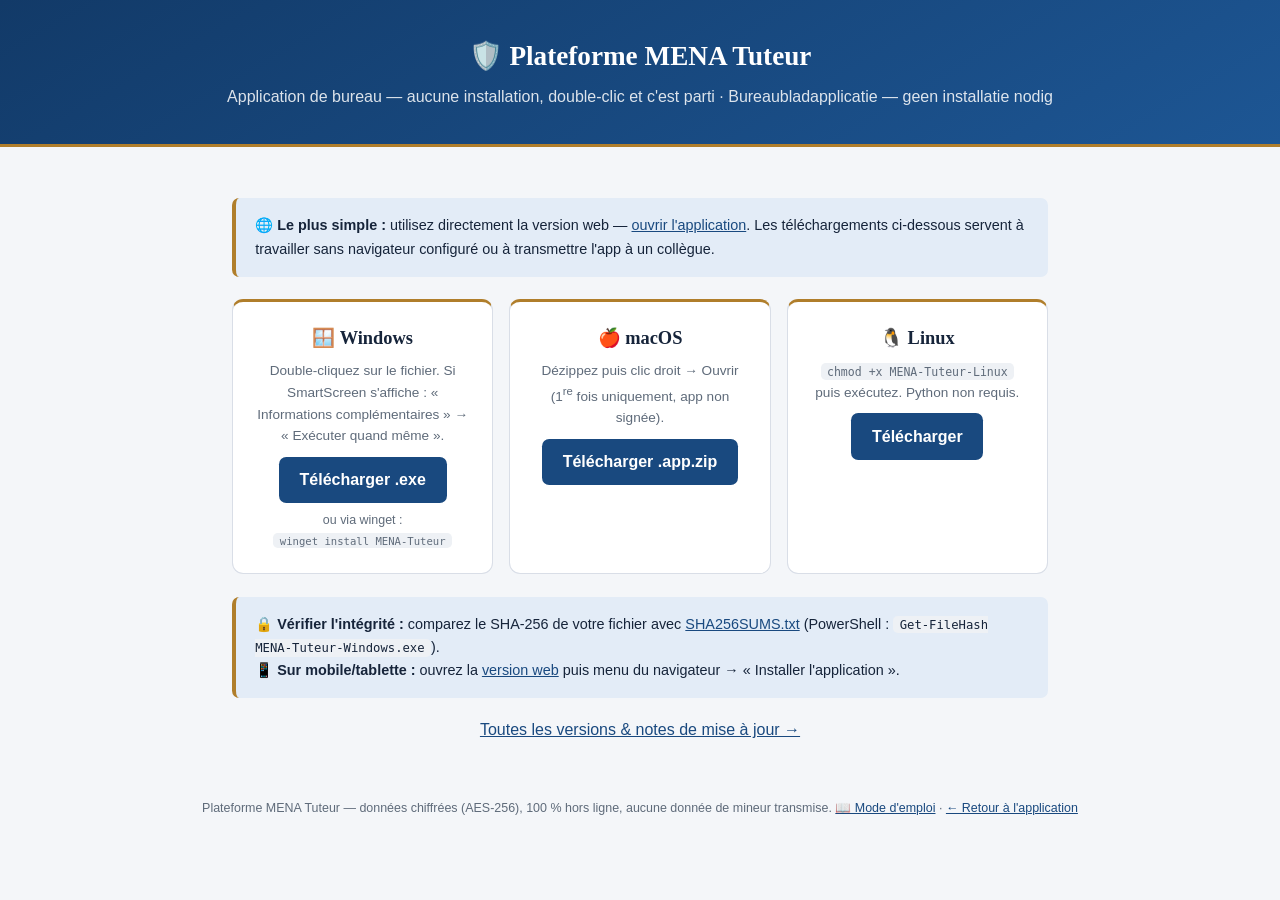
<file: telecharger.html>
<!doctype html><html lang="fr"><head><meta charset="utf-8"><meta name="viewport" content="width=device-width,initial-scale=1">
<title>Télécharger — Plateforme MENA Tuteur</title>
<style>
:root{--bleu:#19497F;--fonce:#123A68;--or:#B07E2B;--ink:#16243A;--bg:#F4F6F9;--bord:#D9DEE7}
*{margin:0;padding:0;box-sizing:border-box}
body{font-family:-apple-system,'Segoe UI',Roboto,sans-serif;background:var(--bg);color:var(--ink);line-height:1.6}
header{background:linear-gradient(150deg,var(--fonce),#1D5694);border-bottom:3px solid var(--or);color:#fff;padding:2.2rem 2rem;text-align:center}
header h1{font-family:Georgia,serif;font-size:1.7rem}
header p{opacity:.85;margin-top:.3rem}
main{max-width:880px;margin:0 auto;padding:2rem}
.grid{display:grid;grid-template-columns:repeat(auto-fit,minmax(240px,1fr));gap:1rem;margin:1.4rem 0}
.card{background:#fff;border:1px solid var(--bord);border-top:3px solid var(--or);border-radius:.7rem;padding:1.4rem;text-align:center}
.card h2{font-family:Georgia,serif;font-size:1.15rem;margin-bottom:.4rem}
.card p{font-size:.85rem;color:#5F6B7A;min-height:3.2em}
.btn{display:inline-block;background:var(--bleu);color:#fff;text-decoration:none;padding:.65rem 1.3rem;border-radius:.45rem;font-weight:600;margin-top:.6rem}
.btn:hover{background:var(--fonce)}
.note{background:#E3ECF7;border-left:4px solid var(--or);padding:1rem 1.2rem;border-radius:.45rem;font-size:.9rem;margin:1.2rem 0}
footer{text-align:center;color:#5F6B7A;font-size:.78rem;padding:1.5rem}
a{color:var(--bleu)}
code{background:#EEF1F5;padding:.1rem .4rem;border-radius:.3rem;font-size:.85em}
</style></head><body>
<header>
  <h1>🛡️ Plateforme MENA Tuteur</h1>
  <p>Application de bureau — aucune installation, double-clic et c'est parti · Bureaubladapplicatie — geen installatie nodig</p>
</header>
<main>
  <div class="note">🌐 <strong>Le plus simple :</strong> utilisez directement la version web — <a href="index.html">ouvrir l'application</a>. Les téléchargements ci-dessous servent à travailler sans navigateur configuré ou à transmettre l'app à un collègue.</div>
  <div class="grid">
    <div class="card"><h2>🪟 Windows</h2><p>Double-cliquez sur le fichier. Si SmartScreen s'affiche : « Informations complémentaires » → « Exécuter quand même ».</p>
      <a class="btn" href="https://github.com/Tseli485/cgra-mena-platform/releases/latest/download/MENA-Tuteur-Windows.exe">Télécharger .exe</a>
      <p style="font-size:.78rem;margin-top:.5rem">ou via winget :<br><code>winget install MENA-Tuteur</code></p></div>
    <div class="card"><h2>🍎 macOS</h2><p>Dézippez puis clic droit → Ouvrir (1<sup>re</sup> fois uniquement, app non signée).</p>
      <a class="btn" href="https://github.com/Tseli485/cgra-mena-platform/releases/latest/download/MENA-Tuteur-macOS.app.zip">Télécharger .app.zip</a></div>
    <div class="card"><h2>🐧 Linux</h2><p><code>chmod +x MENA-Tuteur-Linux</code> puis exécutez. Python non requis.</p>
      <a class="btn" href="https://github.com/Tseli485/cgra-mena-platform/releases/latest/download/MENA-Tuteur-Linux">Télécharger</a></div>
  </div>
  <div class="note">🔒 <strong>Vérifier l'intégrité :</strong> comparez le SHA-256 de votre fichier avec <a href="https://github.com/Tseli485/cgra-mena-platform/releases/latest/download/SHA256SUMS.txt">SHA256SUMS.txt</a> (PowerShell : <code>Get-FileHash MENA-Tuteur-Windows.exe</code>).<br>
  📱 <strong>Sur mobile/tablette :</strong> ouvrez la <a href="index.html">version web</a> puis menu du navigateur → « Installer l'application ».</div>
  <p style="text-align:center"><a href="https://github.com/Tseli485/cgra-mena-platform/releases/latest">Toutes les versions & notes de mise à jour →</a></p>
</main>
<footer>Plateforme MENA Tuteur — données chiffrées (AES-256), 100 % hors ligne, aucune donnée de mineur transmise. <a href="mode-emploi.html">📖 Mode d'emploi</a> · <a href="index.html">← Retour à l'application</a></footer>
</body></html>
</file>
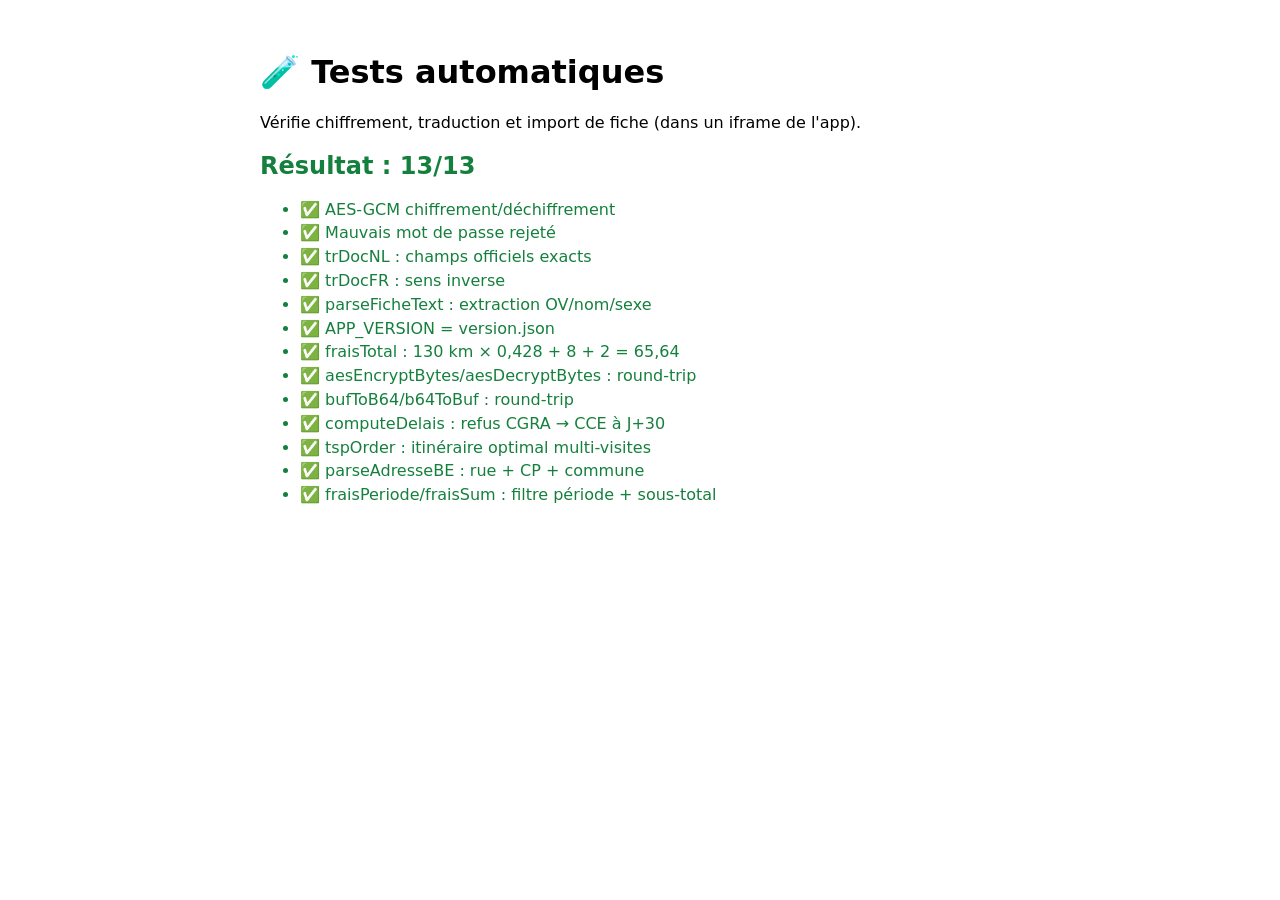
<file: tests.html>
<!doctype html><html lang="fr"><head><meta charset="utf-8"><title>Tests — MENA Tuteur</title>
<style>body{font-family:system-ui;padding:2rem;max-width:760px;margin:auto}li{margin:.3rem 0}.ok{color:#15803d}.ko{color:#b91c1c}</style></head>
<body><h1>🧪 Tests automatiques</h1><p>Vérifie chiffrement, traduction et import de fiche (dans un iframe de l'app).</p>
<ul id="r"></ul>
<iframe id="app" src="index.html" style="width:1px;height:1px;opacity:0"></iframe>
<script>
const R=document.getElementById('r');
function log(name,ok,msg){const li=document.createElement('li');li.className=ok?'ok':'ko';li.textContent=(ok?'✅ ':'❌ ')+name+(msg?' — '+msg:'');R.appendChild(li);return ok;}
document.getElementById('app').addEventListener('load',async()=>{
  const W=document.getElementById('app').contentWindow;
  let pass=0,total=0;const T=async(n,fn)=>{total++;try{if(await fn()){pass++;log(n,true);}else log(n,false,'assertion');}catch(e){log(n,false,e.message);}};
  // 1. chiffrement aller-retour
  await T('AES-GCM chiffrement/déchiffrement',async()=>{
    const salt=W.crypto.getRandomValues(new Uint8Array(16));
    const k=await W.deriveKey('motdepasse-test',salt);
    const enc=await W.aesEncrypt(k,'données sensibles éé');
    return (await W.aesDecrypt(k,enc))==='données sensibles éé';});
  // 2. mauvais mot de passe rejeté
  await T('Mauvais mot de passe rejeté',async()=>{
    const salt=W.crypto.getRandomValues(new Uint8Array(16));
    const k1=await W.deriveKey('bon',salt),k2=await W.deriveKey('mauvais',salt);
    const enc=await W.aesEncrypt(k1,'x');
    try{await W.aesDecrypt(k2,enc);return false;}catch(e){return true;}});
  // 3. traduction NL→FR (contenu templaté exact)
  await T('trDocNL : champs officiels exacts',()=>{
    const o=W.trDocNL('Behoefte aan opvang : JA. Geslacht : mannelijk.');
    return o.includes("besoin d'accueil")&&o.includes('oui')&&o.includes('masculin');});
  // 4. traduction FR→NL
  await T('trDocFR : sens inverse',()=>W.trDocFR("besoin d'accueil : oui").toLowerCase().includes('opvang'));
  // 5. parse de fiche DVZ
  await T('parseFicheText : extraction OV/nom/sexe',()=>{
    W.openFicheImport&&W.openFicheImport();
    W.parseFicheText('OV-NR.: 7654321 NAAM EN VOORNAAM: TEST, CASE GESLACHT : MANNELIJK GEBOORTEPLAATS EN –DATUM : X EN 01.01.2010 EU : NEEN NATIONALITEIT: AFGHANISTAN TWIJFEL : NEEN');
    return W.document.getElementById('fi_ov').value==='7654321'&&W.document.getElementById('fi_nom').value.includes('TEST');});
  // 6. version cohérente
  await T('APP_VERSION = version.json',async()=>{
    const v=(await (await fetch('version.json')).json()).version;return v===W.APP_VERSION;});
  // 7. calcul des frais (km × tarif + parking + autres)
  await T('fraisTotal : 130 km × 0,428 + 8 + 2 = 65,64',()=>{
    return Math.abs(W.fraisTotal({km:130,pkm:0.428,park:8,autres:2})-65.64)<0.005;});
  // 8. chiffrement binaire (pièces jointes) aller-retour
  await T('aesEncryptBytes/aesDecryptBytes : round-trip',async()=>{
    const salt=W.crypto.getRandomValues(new Uint8Array(16));
    const k=await W.deriveKey('pj-test',salt);
    const data=new TextEncoder().encode('document officiel é€');
    const {iv,ct}=await W.aesEncryptBytes(k,data);
    const back=new Uint8Array(await W.aesDecryptBytes(k,iv,ct));
    return new TextDecoder().decode(back)==='document officiel é€';});
  // 9. b64 binaire (sauvegarde v2 des pièces jointes) aller-retour
  await T('bufToB64/b64ToBuf : round-trip',()=>{
    const src=new Uint8Array([0,1,2,255,128,66]);
    const back=new Uint8Array(W.b64ToBuf(W.bufToB64(src.buffer)));
    return back.length===6&&back[3]===255&&back[5]===66;});
  // 10. calculateur de délais (refus CGRA -> recours à J+30)
  await T('computeDelais : refus CGRA → CCE à J+30',()=>{
    const r=W.computeDelais('refus','2026-01-01');
    return r.length===2&&r[1].date==='2026-01-31';});
  // 11. tournée : l'ordre optimal bat l'ordre saisi (3 étapes alignées)
  await T('tspOrder : itinéraire optimal multi-visites',()=>{
    const dep={lat:50.5,lon:4.0};
    const stops=[{lat:50.5,lon:5.0},{lat:50.5,lon:4.2},{lat:50.5,lon:4.6}];
    const r=W.tspOrder(dep,stops);
    const naive=(()=>{const D=(a,b)=>W.havKm(a,b);return D(dep,stops[0])+D(stops[0],stops[1])+D(stops[1],stops[2])+D(stops[2],dep);})();
    return r.order.length===3 && r.km<naive-10 && r.order[1]===2;});
  // 12. adresse belge structurée (géocodage par code postal)
  await T('parseAdresseBE : rue + CP + commune',()=>{
    const a=W.parseAdresseBE('Rue de la Station 12, 6061 Montignies-sur-Sambre');
    const b=W.parseAdresseBE('pas une adresse');
    return a&&a.cp==='6061'&&a.city==='Montignies-sur-Sambre'&&a.street==='Rue de la Station 12'&&b===null;});
  // 13. frais par jeune et par période (sous-totaux)
  await T('fraisPeriode/fraisSum : filtre période + sous-total',()=>{
    const d={frais:[{date:'2026-05-20',km:130,pkm:0.428,park:8,autres:0},{date:'2026-06-03',km:74,pkm:0.428,park:0,autres:0},{date:'2025-12-01',km:50,pkm:0.428,park:0,autres:0}]};
    const an=W.fraisPeriode(d,'2026','');const mois=W.fraisPeriode(d,'2026','05');
    const s1=W.fraisSum(an);
    return an.length===2&&mois.length===1&&Math.abs(s1.km-204)<0.01&&Math.abs(s1.eur-(204*0.428+8))<0.01;});
  const h=document.createElement('h2');h.textContent=`Résultat : ${pass}/${total}`;h.className=pass===total?'ok':'ko';R.before(h);
});
</script></body></html>
</file>
